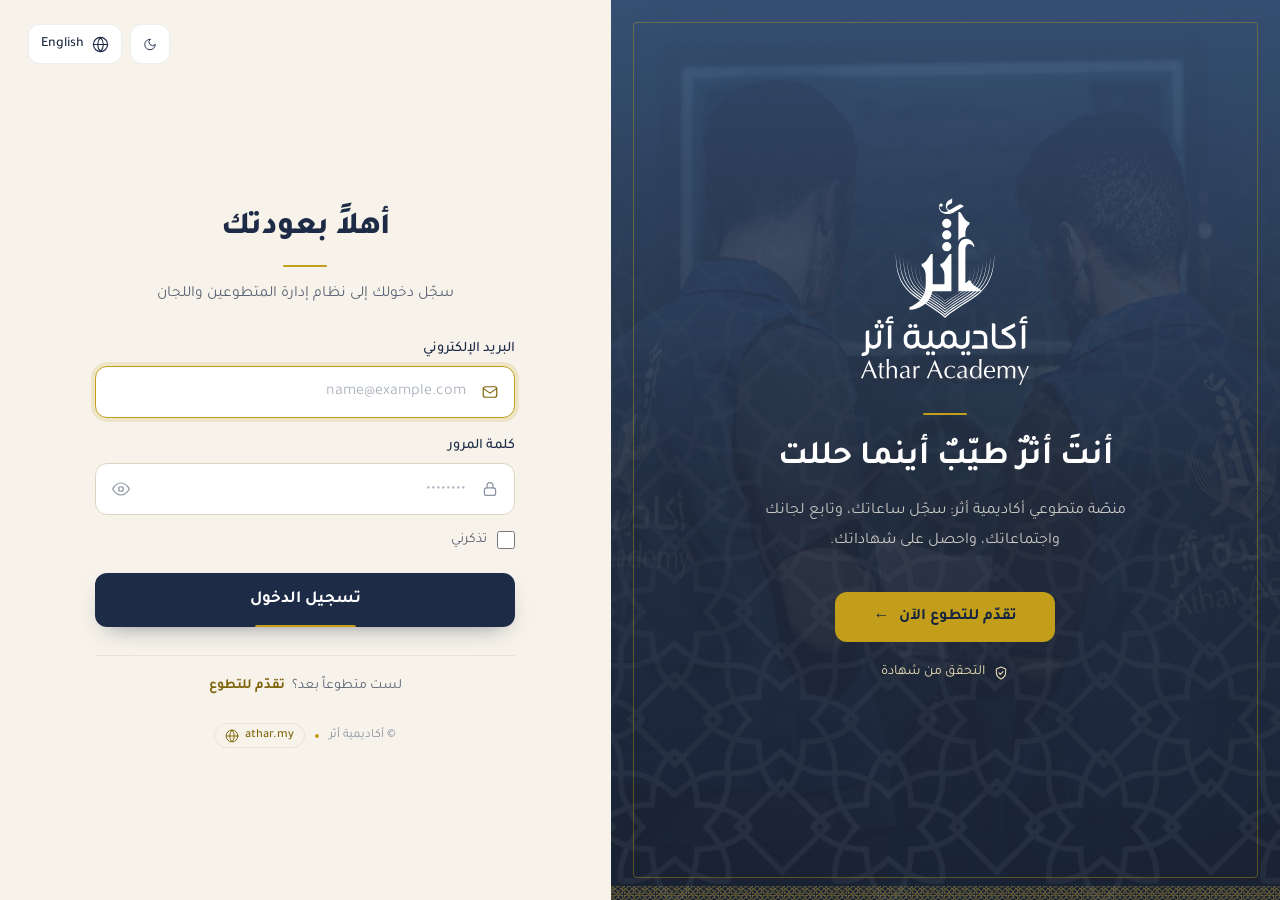
<file: index.html>
<!DOCTYPE html>
<html lang="ar" dir="rtl">

<head>
  <meta charset="UTF-8">
  <meta name="viewport" content="width=device-width, initial-scale=1.0, viewport-fit=cover">
  <title>أثر | نظام إدارة المتطوعين واللجان - Athar Management System</title>
  <meta name="description"
    content="نظام مركزي لإدارة المتطوعين، اللجان، الاجتماعات، التقييمات، الساعات التطوعية، والشهادات التقديرية ثنائي اللغة">
  <link rel="manifest" href="manifest.webmanifest">
  <meta name="theme-color" content="#1D2B46">
  <meta name="mobile-web-app-capable" content="yes">
  <meta name="apple-mobile-web-app-capable" content="yes">
  <meta name="apple-mobile-web-app-status-bar-style" content="default">
  <meta name="apple-mobile-web-app-title" content="أثر">
  <link rel="apple-touch-icon" href="assets/icons/apple-touch-icon.png">
  <link rel="icon" type="image/png" sizes="32x32" href="assets/icons/favicon-32.png">
  <link rel="icon" type="image/svg+xml" href="assets/logo.svg">

  <!-- Apply saved theme before first paint (prevents flash) -->
  <script>
    (function () {
      try {
        var saved = localStorage.getItem("athar_theme");
        var theme = saved === "dark" || saved === "light"
          ? saved
          : (window.matchMedia && window.matchMedia("(prefers-color-scheme: dark)").matches ? "dark" : "light");
        document.documentElement.setAttribute("data-theme", theme);
      } catch (e) {
        document.documentElement.setAttribute("data-theme", "light");
      }
    })();
  </script>

  <link rel="preconnect" href="https://fonts.googleapis.com">
  <link rel="preconnect" href="https://fonts.gstatic.com" crossorigin>
  <link
    href="https://fonts.googleapis.com/css2?family=Cairo:wght@400;500;600;700;800&family=Inter:wght@400;500;600;700;800&display=swap"
    rel="stylesheet">

  <link rel="stylesheet" href="css/style.css">
  <link rel="stylesheet" href="css/rtl.css">
  <link rel="stylesheet" href="css/theme.css">
  <link rel="stylesheet" href="css/ui.css">
  <link rel="stylesheet" href="css/pwa.css">
  <link rel="stylesheet" href="css/login.css">
</head>

<body class="is-logged-out">
  <!-- Login Screen — Athar Academy brand identity -->
  <div id="login-screen" class="login-screen" style="display:none;">

    <!-- Brand panel -->
    <aside class="login-hero" aria-label="أكاديمية أثر">
      <div class="login-hero-photo" aria-hidden="true"></div>
      <div class="login-hero-pattern" aria-hidden="true"></div>
      <div class="login-hero-frame" aria-hidden="true"></div>

      <div class="login-hero-inner">
        <a href="https://athar.my" target="_blank" rel="noopener" class="login-hero-logo-link" title="athar.my">
          <img src="assets/brand/logo-vertical-white.svg" alt="أكاديمية أثر — Athar Academy" class="login-hero-logo">
        </a>
        <span class="login-divider" aria-hidden="true"></span>
        <p class="login-hero-slogan" id="login-hero-slogan">أنتَ أثرٌ طيّبٌ أينما حللت</p>
        <p class="login-hero-lead" id="login-hero-lead">منصّة متطوعي أكاديمية أثر: سجّل ساعاتك، وتابع لجانك واجتماعاتك، واحصل على شهاداتك.</p>

        <div class="login-hero-actions">
          <a href="apply.html" class="login-hero-cta" id="login-hero-cta">تقدّم للتطوع الآن</a>
          <a href="#public-verify" class="login-hero-verify" id="login-hero-verify">
            <svg width="16" height="16" viewBox="0 0 24 24" fill="none" stroke="currentColor" stroke-width="1.6" stroke-linecap="round" stroke-linejoin="round" aria-hidden="true"><path d="M12 3l7 3v5c0 4.5-3 8.3-7 10-4-1.7-7-5.5-7-10V6l7-3z"/><path d="M9 12l2 2 4-4"/></svg>
            <span id="login-hero-verify-text">التحقق من شهادة</span>
          </a>
        </div>
      </div>
      <div class="login-hero-strip" aria-hidden="true"></div>
    </aside>

    <!-- Sign-in panel -->
    <main class="login-panel">
      <div class="login-toolbar">
        <button type="button" id="login-theme-toggle" class="login-tool-btn theme-toggle-btn"
          title="تبديل المظهر / Toggle Theme" aria-label="Toggle theme">
          <svg class="theme-icon theme-icon-moon" width="17" height="17" viewBox="0 0 24 24" fill="none"
            stroke="currentColor" stroke-width="1.6" stroke-linecap="round" stroke-linejoin="round">
            <path d="M12 3a6 6 0 0 0 9 9 9 9 0 1 1-9-9Z"></path>
          </svg>
          <svg class="theme-icon theme-icon-sun" width="17" height="17" viewBox="0 0 24 24" fill="none"
            stroke="currentColor" stroke-width="1.6" stroke-linecap="round" stroke-linejoin="round">
            <circle cx="12" cy="12" r="4"></circle>
            <path d="M12 2v2M12 20v2M4.93 4.93l1.41 1.41M17.66 17.66l1.41 1.41M2 12h2M20 12h2M6.34 17.66l-1.41 1.41M19.07 4.93l-1.41 1.41"></path>
          </svg>
        </button>
        <button type="button" id="login-lang-toggle" class="login-tool-btn login-lang-btn">
          <svg width="17" height="17" viewBox="0 0 24 24" fill="none" stroke="currentColor" stroke-width="1.6" stroke-linecap="round" stroke-linejoin="round" aria-hidden="true">
            <circle cx="12" cy="12" r="10"></circle>
            <line x1="2" y1="12" x2="22" y2="12"></line>
            <path d="M12 2a15.3 15.3 0 0 1 4 10 15.3 15.3 0 0 1-4 10 15.3 15.3 0 0 1-4-10 15.3 15.3 0 0 1 4-10z"></path>
          </svg>
          <span id="login-lang-text">English</span>
        </button>
      </div>

      <div class="login-card">
        <div class="login-header">
          <h1 class="login-title" id="login-title">أهلاً بعودتك</h1>
          <span class="login-divider" aria-hidden="true"></span>
          <p class="login-subtitle" id="login-subtitle">سجّل دخولك إلى نظام إدارة المتطوعين واللجان</p>
        </div>

        <form id="login-form" class="login-form" autocomplete="on">
          <div class="login-field">
            <label for="login-email" id="login-email-label">البريد الإلكتروني</label>
            <div class="login-input">
              <svg class="login-input-icon" width="18" height="18" viewBox="0 0 24 24" fill="none" stroke="currentColor" stroke-width="1.6" stroke-linecap="round" stroke-linejoin="round" aria-hidden="true"><rect x="3" y="5" width="18" height="14" rx="3"/><path d="M3.5 7.5l8.5 6 8.5-6"/></svg>
              <input type="email" id="login-email" required autocomplete="username" dir="ltr" placeholder="name@example.com">
            </div>
          </div>

          <div class="login-field">
            <label for="login-password" id="login-password-label">كلمة المرور</label>
            <div class="login-input password-wrapper">
              <svg class="login-input-icon" width="18" height="18" viewBox="0 0 24 24" fill="none" stroke="currentColor" stroke-width="1.6" stroke-linecap="round" stroke-linejoin="round" aria-hidden="true"><rect x="4.5" y="10.5" width="15" height="10" rx="3"/><path d="M8 10.5V7.5a4 4 0 0 1 8 0v3"/></svg>
              <input type="password" id="login-password" required autocomplete="current-password" dir="ltr" placeholder="••••••••">
              <button type="button" class="password-toggle" id="password-toggle"
                aria-label="Show password" aria-pressed="false">
                <svg width="18" height="18" viewBox="0 0 24 24" fill="none" stroke="currentColor" stroke-width="1.6" stroke-linecap="round" stroke-linejoin="round" aria-hidden="true"><path d="M1 12s4-8 11-8 11 8 11 8-4 8-11 8-11-8-11-8z"/><circle cx="12" cy="12" r="3"/></svg>
              </button>
            </div>
          </div>

          <div class="login-row">
            <label class="login-remember">
              <input type="checkbox" id="login-remember">
              <span id="login-remember-label">تذكرني</span>
            </label>
          </div>

          <div id="login-error" class="login-error" role="alert" style="display:none;"></div>

          <button type="submit" class="login-submit" id="login-submit-btn">تسجيل الدخول</button>
        </form>

        <p class="login-apply">
          <span id="login-apply-question">لست متطوعاً بعد؟</span>
          <a href="apply.html" id="login-apply-link">تقدّم للتطوع</a>
        </p>
      </div>

      <footer class="login-foot">
        <span id="login-foot-text">© أكاديمية أثر</span>
        <span class="login-foot-dot" aria-hidden="true"></span>
        <a href="https://athar.my" target="_blank" rel="noopener" dir="ltr" class="login-site-link" id="login-site-link">
          <svg width="14" height="14" viewBox="0 0 24 24" fill="none" stroke="currentColor" stroke-width="1.6" stroke-linecap="round" stroke-linejoin="round" aria-hidden="true"><circle cx="12" cy="12" r="10"/><path d="M2 12h20M12 2a15.3 15.3 0 0 1 4 10 15.3 15.3 0 0 1-4 10 15.3 15.3 0 0 1-4-10 15.3 15.3 0 0 1 4-10z"/></svg>
          athar.my
        </a>
        <span class="login-foot-dot login-foot-mobile" aria-hidden="true"></span>
        <a href="#public-verify" class="login-foot-mobile" id="login-foot-verify">التحقق من شهادة</a>
      </footer>
    </main>
  </div>

  <div id="app" role="application" aria-label="Athar Management System">
    <!-- Top Bar -->
    <header class="top-bar">
      <div class="top-bar-left">
        <div class="topbar-clock" id="topbar-clock" aria-live="polite">
          <span class="topbar-clock-time" id="topbar-clock-time">--:--</span>
          <span class="topbar-clock-date" id="topbar-clock-date"></span>
        </div>
        <button id="sidebar-toggle-btn" class="sidebar-toggle-btn" title="Toggle Sidebar" aria-label="Toggle Sidebar">
          <svg width="20" height="20" viewBox="0 0 24 24" fill="none" stroke="currentColor" stroke-width="2"
            stroke-linecap="round" stroke-linejoin="round">
            <line x1="3" y1="12" x2="21" y2="12"></line>
            <line x1="3" y1="6" x2="21" y2="6"></line>
            <line x1="3" y1="18" x2="21" y2="18"></line>
          </svg>
        </button>

        <div class="brand-container" id="brand-home-btn">
          <img src="assets/brand/logo-horizontal.svg" alt="Athar Academy" class="brand-logo-horizontal logo-light">
          <img src="assets/brand/logo-horizontal-white.svg" alt="Athar Academy" class="brand-logo-horizontal logo-dark">
        </div>
      </div>

      <!-- Global Search -->
      <div class="top-bar-search">
        <div class="search-input-wrapper">
          <span class="search-icon">
            <svg width="16" height="16" viewBox="0 0 24 24" fill="none" stroke="currentColor" stroke-width="2"
              stroke-linecap="round" stroke-linejoin="round">
              <circle cx="11" cy="11" r="8"></circle>
              <line x1="21" y1="21" x2="16.65" y2="16.65"></line>
            </svg>
          </span>
          <input type="text" id="global-search-input" class="search-input"
            placeholder="بحث عن متطوعين، لجان، اجتماعات..." autocomplete="off">
          <span class="search-kbd">Ctrl+K</span>
          <div class="search-results" id="global-search-results" hidden></div>
        </div>
      </div>

      <!-- Top Bar Actions -->
      <div class="top-bar-right">
        <!-- Mobile search (visible on small screens only) -->
        <button id="mobile-search-btn" class="lang-toggle-btn mobile-search-btn" title="بحث / Search"
          aria-label="Search">
          <svg width="16" height="16" viewBox="0 0 24 24" fill="none" stroke="currentColor" stroke-width="2"
            stroke-linecap="round" stroke-linejoin="round">
            <circle cx="11" cy="11" r="8"></circle>
            <line x1="21" y1="21" x2="16.65" y2="16.65"></line>
          </svg>
        </button>

        <!-- Notifications bell -->
        <button id="notif-bell-btn" class="lang-toggle-btn notif-bell-btn" title="Notifications" aria-label="Notifications" style="position:relative;">
          <svg width="16" height="16" viewBox="0 0 24 24" fill="none" stroke="currentColor" stroke-width="2" stroke-linecap="round" stroke-linejoin="round">
            <path d="M18 8A6 6 0 0 0 6 8c0 7-3 9-3 9h18s-3-2-3-9"/>
            <path d="M13.73 21a2 2 0 0 1-3.46 0"/>
          </svg>
          <span id="notif-bell-badge" class="notif-bell-badge" style="display:none;">0</span>
        </button>

        <!-- Theme Toggle -->
        <button id="theme-toggle-btn" class="lang-toggle-btn theme-toggle-btn"
          title="تبديل المظهر / Toggle Theme" aria-label="Toggle theme">
          <svg class="theme-icon theme-icon-moon" width="16" height="16" viewBox="0 0 24 24" fill="none"
            stroke="currentColor" stroke-width="2" stroke-linecap="round" stroke-linejoin="round">
            <path d="M12 3a6 6 0 0 0 9 9 9 9 0 1 1-9-9Z"></path>
          </svg>
          <svg class="theme-icon theme-icon-sun" width="16" height="16" viewBox="0 0 24 24" fill="none"
            stroke="currentColor" stroke-width="2" stroke-linecap="round" stroke-linejoin="round">
            <circle cx="12" cy="12" r="4"></circle>
            <path d="M12 2v2M12 20v2M4.93 4.93l1.41 1.41M17.66 17.66l1.41 1.41M2 12h2M20 12h2M6.34 17.66l-1.41 1.41M19.07 4.93l-1.41 1.41"></path>
          </svg>
        </button>

        <!-- Bilingual Toggle -->
        <button id="lang-toggle-btn" class="lang-toggle-btn" title="تبديل اللغة / Toggle Language">
          <svg width="16" height="16" viewBox="0 0 24 24" fill="none" stroke="currentColor" stroke-width="2">
            <circle cx="12" cy="12" r="10"></circle>
            <line x1="2" y1="12" x2="22" y2="12"></line>
            <path d="M12 2a15.3 15.3 0 0 1 4 10 15.3 15.3 0 0 1-4 10 15.3 15.3 0 0 1-4-10 15.3 15.3 0 0 1 4-10z"></path>
          </svg>
          <span id="lang-toggle-text">English</span>
        </button>

<!-- User Menu -->
        <div class="user-menu-btn" id="user-profile-btn">
          <div class="user-avatar" id="user-avatar-badge">M</div>
          <span class="user-name-text" id="user-display-name">محمد (Super Admin)</span>
          <svg width="14" height="14" viewBox="0 0 24 24" fill="none" stroke="currentColor" stroke-width="2">
            <polyline points="6 9 12 15 18 9"></polyline>
          </svg>
        </div>
      </div>
    </header>

    <!-- Mobile global search panel (≤620px) -->
    <div id="mobile-search-panel" class="mobile-search-panel" hidden>
      <input type="text" id="mobile-search-input" class="search-input"
        placeholder="بحث عن متطوعين، لجان، اجتماعات..." autocomplete="off">
      <div class="search-results" id="mobile-search-results" hidden></div>
    </div>

    <!-- Main Shell -->
    <div class="main-layout">
      <aside class="sidebar" id="app-sidebar" role="navigation" aria-label="Main navigation">
        <nav class="sidebar-nav" id="sidebar-nav-container">
          <!-- Dynamically populated -->
        </nav>
        <div class="sidebar-footer">
          <div class="org-name-text" style="font-size:11px; color:var(--neutral-500); text-align:center;">
            أكاديمية أثر للعمل المجتمعي &bull; 2026
          </div>
        </div>
      </aside>

      <div class="sidebar-overlay" id="sidebar-overlay" aria-hidden="true"></div>

      <main class="content-area" id="main-content" role="main" aria-live="polite">
        <!-- Injected dynamically by app.js router -->
      </main>
    </div>

    <!-- Modals & Slide-over Containers -->
    <div id="modal-container"></div>
    <div id="slideover-container"></div>
    <div id="toast-container"></div>
    <button id="scroll-top-btn" class="scroll-top-btn" aria-label="Scroll to top" title="Top">
      <svg width="20" height="20" viewBox="0 0 24 24" fill="none" stroke="currentColor" stroke-width="2.5" stroke-linecap="round" stroke-linejoin="round"><polyline points="18 15 12 9 6 15"></polyline></svg>
    </button>
  </div>

  <!-- Application Logic & Utilities -->
  <script src="js/translations.js"></script>
  <script src="js/api.js"></script>
  <script src="js/store.js"></script>
  <script src="js/utils/qr.js"></script>
  <script src="js/vendor/qrcode.js"></script>
  <script src="js/utils/qr-adapter.js"></script>
  <script src="js/utils/diff.js"></script>
  <script src="js/utils/export.js"></script>
  <script src="js/auth.js"></script>
  <script src="js/icons.js"></script>
  <script src="js/core.js"></script>
  <script src="js/modals.js"></script>
  <script src="js/search.js"></script>
  <script src="js/spotlight.js"></script>
  <script src="js/views/portal.js"></script>
  <script src="js/views/portal-impact.js"></script>
  <script src="js/views/attendance-scan.js"></script>
  <script src="js/views/attendance-qr.js"></script>

  <!-- Views -->
  <script src="js/views/index.js"></script>
  <script src="js/views/dashboard.js"></script>
  <script src="js/views/volunteers.js"></script>
  <script src="js/views/applications.js"></script>
  <script src="js/views/ideas.js"></script>
  <script src="js/views/committees.js"></script>
  <script src="js/views/meetings.js"></script>
  <script src="js/views/evaluations.js"></script>
  <script src="js/views/hours.js"></script>
  <script src="js/views/certificates.js"></script>
  <script src="js/views/certificates-bulk.js"></script>
  <script src="js/views/report-charts.js"></script>
  <script src="js/views/reports.js"></script>
  <script src="js/views/whatsapp.js"></script>
  <script src="js/views/users.js"></script>
  <script src="js/views/audit.js"></script>
  <script src="js/views/settings.js"></script>

  <script src="js/app.js"></script>
  <script src="js/ui-enhance.js"></script>
  <script src="js/absence-alert.js"></script>
  <script src="js/rsvp.js"></script>
  <script src="js/mobile-nav.js"></script>
  <script src="js/profile-edit.js"></script>
  <script src="js/qr-scanner.js"></script>
  <script src="js/pwa.js"></script>
  <script src="js/criteria-modal.js"></script>
  
  <!-- Floating Action Button (speed-dial) -->
  <div id="fab-wrap" class="fab-wrap" style="display:none;">
    <div class="fab-menu" id="fab-menu" hidden>
      <button type="button" class="fab-item" data-action="volunteer"><span class="fab-item-icon"><svg width="14" height="14" viewBox="0 0 24 24" fill="none" stroke="currentColor" stroke-width="2.5" stroke-linecap="round" stroke-linejoin="round"><path d="M16 21v-2a4 4 0 0 0-4-4H6a4 4 0 0 0-4 4v2"/><circle cx="9" cy="7" r="4"/><line x1="19" y1="8" x2="19" y2="14"/><line x1="22" y1="11" x2="16" y2="11"/></svg></span><span class="fab-item-label">إضافة متطوع</span></button>
      <button type="button" class="fab-item" data-action="hours"><span class="fab-item-icon"><svg width="14" height="14" viewBox="0 0 24 24" fill="none" stroke="currentColor" stroke-width="2.5" stroke-linecap="round" stroke-linejoin="round"><circle cx="12" cy="12" r="10"/><polyline points="12 6 12 12 16 14"/></svg></span><span class="fab-item-label">اقتراح ساعات</span></button>
      <button type="button" class="fab-item" data-action="meeting"><span class="fab-item-icon"><svg width="14" height="14" viewBox="0 0 24 24" fill="none" stroke="currentColor" stroke-width="2.5" stroke-linecap="round" stroke-linejoin="round"><rect x="3" y="4" width="18" height="18" rx="2" ry="2"/><line x1="16" y1="2" x2="16" y2="6"/><line x1="8" y1="2" x2="8" y2="6"/><line x1="3" y1="10" x2="21" y2="10"/></svg></span><span class="fab-item-label">اجتماع جديد</span></button>
      <button type="button" class="fab-item" data-action="evaluation"><span class="fab-item-icon"><svg width="14" height="14" viewBox="0 0 24 24" fill="none" stroke="currentColor" stroke-width="2.5" stroke-linecap="round" stroke-linejoin="round"><polygon points="12 2 15.09 8.26 22 9.27 17 14.14 18.18 21.02 12 17.77 5.82 21.02 7 14.14 2 9.27 8.91 8.26 12 2"/></svg></span><span class="fab-item-label">تقييم جديد</span></button>
    </div>
    <button type="button" class="fab-main" id="fab-main" aria-label="Quick actions" aria-expanded="false">
      <svg class="fab-icon-plus" width="24" height="24" viewBox="0 0 24 24" fill="none" stroke="currentColor" stroke-width="2.5" stroke-linecap="round"><line x1="12" y1="5" x2="12" y2="19"/><line x1="5" y1="12" x2="19" y2="12"/></svg>
    </button>
  </div>
  <!-- Notifications slide-over -->
  <div id="notif-panel" class="notif-panel" hidden>
    <div class="notif-panel-header">
      <span class="notif-panel-title">Notifications</span>
      <button type="button" class="btn-icon" id="notif-panel-close">&times;</button>
    </div>
    <div class="notif-panel-body" id="notif-panel-body"></div>
  </div>
  <script>
    (function () {
      const wrap = document.getElementById('fab-wrap');
      const main = document.getElementById('fab-main');
      const menu = document.getElementById('fab-menu');
      if (!wrap || !main || !menu) return;
      function showFab() {
        const authed = window.AtharAuth && window.AtharAuth.getCurrentUser && window.AtharAuth.getCurrentUser();
        wrap.style.display = authed ? 'flex' : 'none';
      }
      main.addEventListener('click', function () {
        const open = menu.hidden;
        menu.hidden = !open;
        main.classList.toggle('is-open', open);
        main.setAttribute('aria-expanded', open ? 'true' : 'false');
      });
      document.addEventListener('click', function (e) {
        if (!wrap.contains(e.target)) { menu.hidden = true; main.classList.remove('is-open'); main.setAttribute('aria-expanded', 'false'); }
      });
      menu.addEventListener('click', function (e) {
        const btn = e.target.closest('.fab-item');
        if (!btn) return;
        const action = btn.getAttribute('data-action');
        menu.hidden = true; main.classList.remove('is-open'); main.setAttribute('aria-expanded', 'false');
        if (action === 'volunteer' && window.AtharModals && window.AtharModals.openAddVolunteerModal) window.AtharModals.openAddVolunteerModal();
        else if (action === 'hours' && window.AtharModals && window.AtharModals.openLogHoursSlideover) window.AtharModals.openLogHoursSlideover();
        else if (action === 'meeting' && window.AtharApp && window.AtharApp.navigateTo) window.AtharApp.navigateTo('new-meeting');
        else if (action === 'evaluation' && window.AtharApp && window.AtharApp.navigateTo) window.AtharApp.navigateTo('new-evaluation');
      });
      // Show after auth
      setTimeout(showFab, 1200);
      window.addEventListener('hashchange', function () { setTimeout(showFab, 200); });
    })();
  </script>
  <script>
    (function () {
      const bell = document.getElementById('notif-bell-btn');
      const badge = document.getElementById('notif-bell-badge');
      const panel = document.getElementById('notif-panel');
      const body = document.getElementById('notif-panel-body');
      const closeBtn = document.getElementById('notif-panel-close');
      if (!bell || !panel || !body) return;

      function updateBadge() {
        const authed = window.AtharAuth && window.AtharAuth.getCurrentUser && window.AtharAuth.getCurrentUser();
        if (!authed) { badge.style.display = 'none'; return; }
        const state = window.AtharStore && window.AtharStore.getState && window.AtharStore.getState();
        if (!state) return;
        const pending = (state.volunteer_hours || []).filter(function (h) { return h.status === 'pending'; }).length;
        const draftCerts = (state.certificates || []).filter(function (c) { return c.status === 'draft'; }).length;
        const now = new Date();
        const soon = new Date(now.getTime() + 7 * 24 * 60 * 60 * 1000);
        const upcoming = (state.meetings || []).filter(function (m) {
          if (!m.meeting_date) return false;
          const d = new Date(m.meeting_date);
          return d >= now && d <= soon && m.status !== 'cancelled' && m.status !== 'completed';
        }).length;
        const count = pending + draftCerts + upcoming;
        if (count > 0) { badge.textContent = count > 9 ? '9+' : count; badge.style.display = 'flex'; }
        else badge.style.display = 'none';
      }

      function renderPanel() {
        const state = window.AtharStore && window.AtharStore.getState && window.AtharStore.getState();
        if (!state) { body.innerHTML = '<div class="notif-empty">No data</div>'; return; }
        const logs = (state.audit_logs || []).slice(0, 12);
        const pending = (state.volunteer_hours || []).filter(function (h) { return h.status === 'pending'; }).length;
        const draftCerts = (state.certificates || []).filter(function (c) { return c.status === 'draft'; }).length;
        const now = new Date();
        const soon = new Date(now.getTime() + 7 * 24 * 60 * 60 * 1000);
        const upcoming = (state.meetings || []).filter(function (m) {
          if (!m.meeting_date) return false;
          const d = new Date(m.meeting_date);
          return d >= now && d <= soon && m.status !== 'cancelled' && m.status !== 'completed';
        }).slice(0, 5);
        let html = '';
        if (upcoming.length) {
          html += '<div class="notif-section">Upcoming events</div>';
          upcoming.forEach(function (m) {
            const title = (App.currentLang === 'ar') ? (m.title_ar || m.title_en) : (m.title_en || m.title_ar);
            html += `<div class="notif-item notif-item-info"><div class="notif-item-title">${escapeHtml(title)}</div><div class="notif-item-sub">${escapeHtml(m.meeting_date || '')} ${m.start_time ? '• ' + escapeHtml(m.start_time) : ''}</div></div>`;
          });
        }
        if (pending > 0) html += `<div class="notif-item notif-item-warn"><div class="notif-item-title">${pending} pending hour suggestion${pending > 1 ? 's' : ''}</div><div class="notif-item-sub">Awaiting admin approval</div></div>`;
        if (draftCerts > 0) html += `<div class="notif-item notif-item-info"><div class="notif-item-title">${draftCerts} draft certificate${draftCerts > 1 ? 's' : ''}</div><div class="notif-item-sub">Ready to issue</div></div>`;
        if (logs.length) {
          html += '<div class="notif-section">Recent activity</div>';
          logs.forEach(function (l) {
            html += `<div class="notif-item"><div class="notif-item-title">${escapeHtml(l.details || l.action || 'Action')}</div><div class="notif-item-sub">${escapeHtml(l.user_name || 'System')} &bull; ${escapeHtml(l.created_at || '')}</div></div>`;
          });
        }
        if (!html) html = '<div class="notif-empty">All caught up — nothing to report.</div>';
        body.innerHTML = html;
      }

      bell.addEventListener('click', function () {
        const willOpen = panel.hidden;
        panel.hidden = !willOpen;
        if (willOpen) renderPanel();
      });
      if (closeBtn) closeBtn.addEventListener('click', function () { panel.hidden = true; });
      document.addEventListener('click', function (e) {
        if (!panel.hidden && !panel.contains(e.target) && !bell.contains(e.target)) panel.hidden = true;
      });
      document.addEventListener('keydown', function (e) {
        if (e.key === 'Escape' && !panel.hidden) panel.hidden = true;
      });

      // Update badge periodically
      function tick() { updateBadge(); }
      setTimeout(tick, 1500);
      setInterval(tick, 30000);
      window.addEventListener('hashchange', function () { setTimeout(tick, 300); });
    })();
  </script>
  <script>
    (function () {
      const timeEl = document.getElementById('topbar-clock-time');
      const dateEl = document.getElementById('topbar-clock-date');
      if (!timeEl) return;
      function pad(n) { return n < 10 ? '0' + n : '' + n; }
      function tick() {
        const d = new Date();
        timeEl.textContent = pad(d.getHours()) + ':' + pad(d.getMinutes());
        if (dateEl) dateEl.textContent = d.toLocaleDateString(document.documentElement.lang === 'ar' ? 'ar-u-ca-gregory-nu-latn' : 'en-US', { weekday: 'short', day: 'numeric', month: 'short' });
      }
      tick();
      setInterval(tick, 1000);
    })();
  </script>
</body>

</html>
</file>
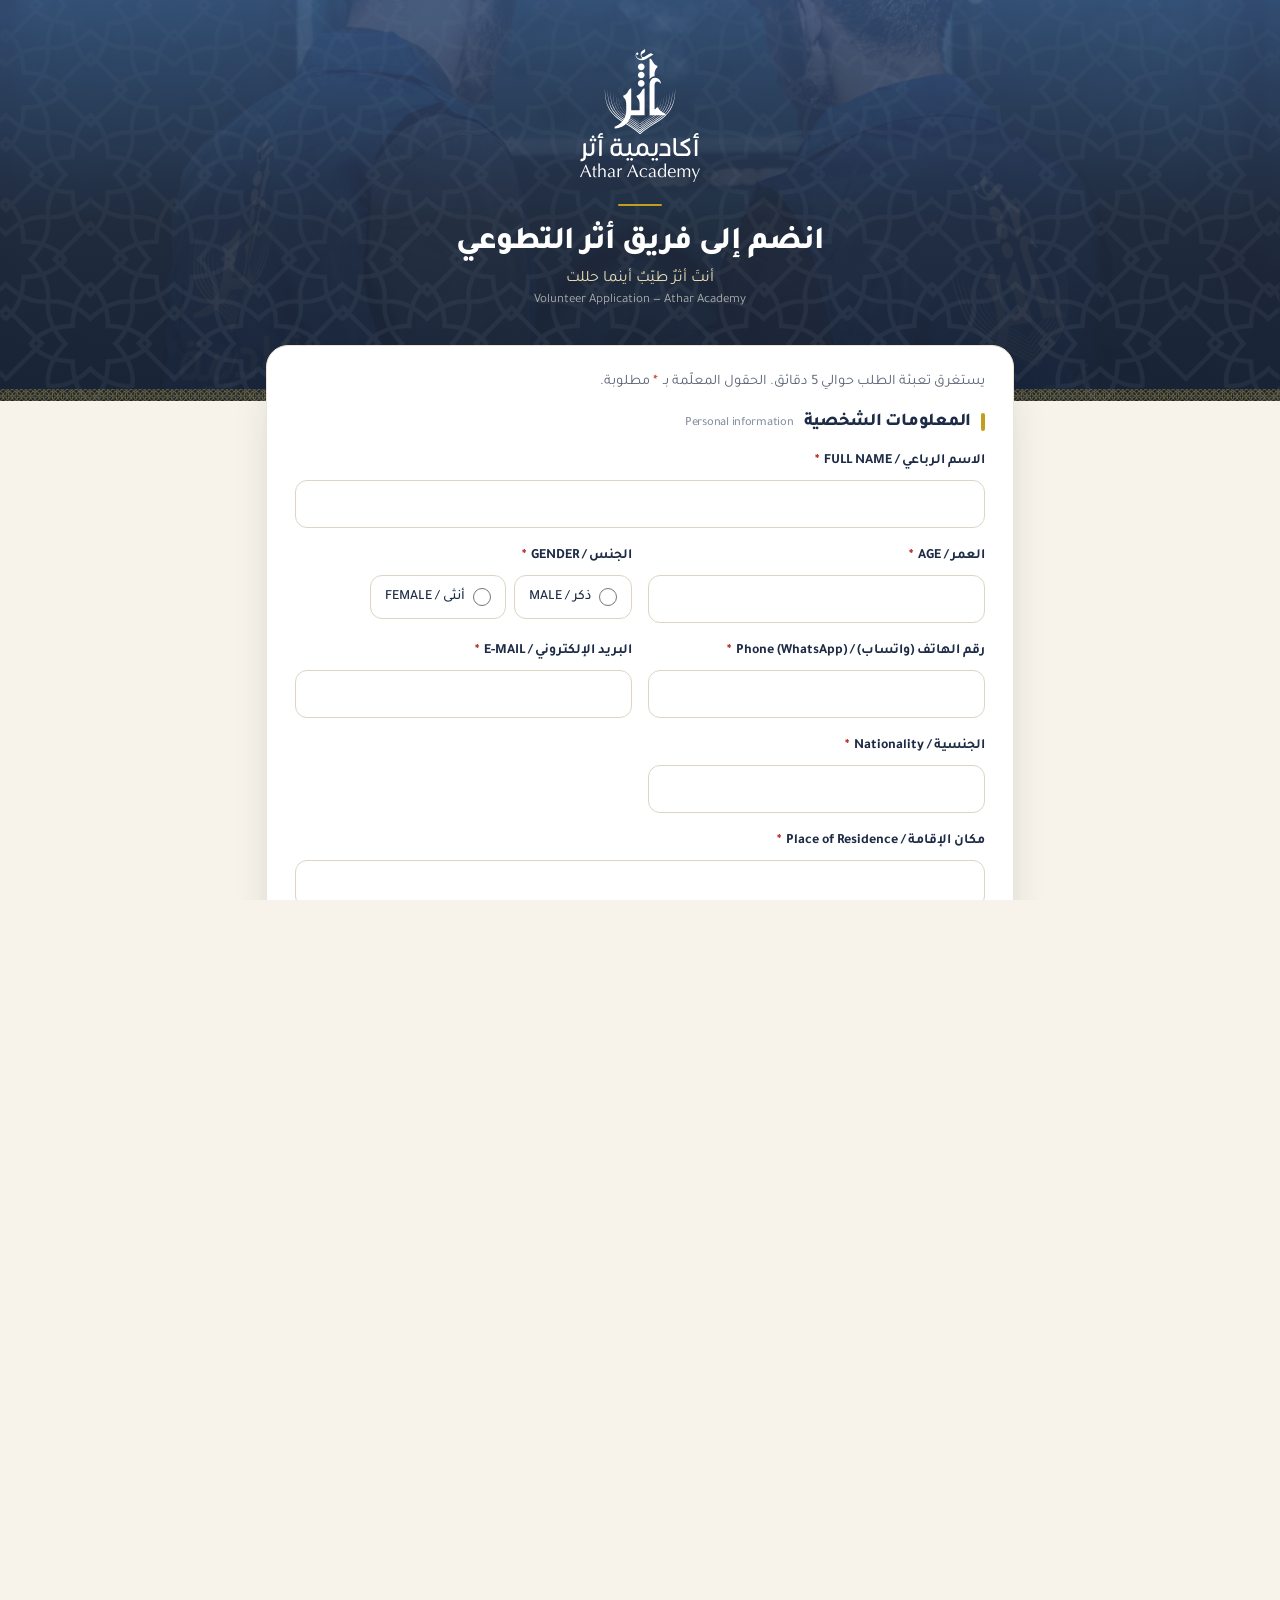
<file: apply.html>
<!DOCTYPE html>
<html lang="ar" dir="rtl">
<head>
  <meta charset="UTF-8">
  <meta name="viewport" content="width=device-width, initial-scale=1.0, viewport-fit=cover">
  <title>أكاديمية أثر — طلب تطوع</title>
  <link rel="manifest" href="manifest.webmanifest">
  <meta name="theme-color" content="#1D2B46">
  <meta name="mobile-web-app-capable" content="yes">
  <meta name="apple-mobile-web-app-capable" content="yes">
  <meta name="apple-mobile-web-app-status-bar-style" content="default">
  <meta name="apple-mobile-web-app-title" content="أثر">
  <link rel="apple-touch-icon" href="assets/icons/apple-touch-icon.png">
  <link rel="icon" type="image/png" sizes="32x32" href="assets/icons/favicon-32.png">
  <link rel="icon" type="image/svg+xml" href="assets/logo.svg">
  <link rel="stylesheet" href="css/style.css">
  <link rel="stylesheet" href="css/rtl.css">
  <link rel="stylesheet" href="css/theme.css">
  <link rel="stylesheet" href="css/apply.css">
  <link rel="stylesheet" href="css/pwa.css">
</head>
<body class="apply-page">
  <header class="apply-hero">
    <div class="apply-hero-photo" aria-hidden="true"></div>
    <div class="apply-hero-inner">
      <a href="https://athar.my" target="_blank" rel="noopener" class="apply-logo-link"><img src="assets/brand/logo-vertical-white.svg" alt="أكاديمية أثر — Athar Academy" class="apply-logo"></a>
      <span class="apply-divider" aria-hidden="true"></span>
      <h1 class="apply-title">انضم إلى فريق أثر التطوعي</h1>
      <p class="apply-sub">أنتَ أثرٌ طيّبٌ أينما حللت</p>
      <p class="apply-en">Volunteer Application — Athar Academy</p>
    </div>
    <div class="apply-hero-strip" aria-hidden="true"></div>
  </header>

  <main class="apply-shell">
    <div class="apply-card">
      <p class="apply-intro">يستغرق تعبئة الطلب حوالي 5 دقائق. الحقول المعلّمة بـ <span class="req">*</span> مطلوبة.</p>
      <form id="apply-form" class="form-grid" novalidate>
        <!-- Honeypot -->
        <div class="hp-field" aria-hidden="true">
          <label for="f-website">Website</label>
          <input type="text" id="f-website" name="website" tabindex="-1" autocomplete="off">
        </div>

        <h2 class="apply-section full"><span>المعلومات الشخصية</span><small>Personal information</small></h2>
        <div class="field full">
          <label>الاسم الرباعي / FULL NAME <span class="req">*</span></label>
          <input type="text" id="f-fullName" class="form-control" required>
        </div>
        <div class="field">
          <label>العمر / AGE <span class="req">*</span></label>
          <input type="number" id="f-age" class="form-control" min="10" max="100" required>
        </div>
        <div class="field">
          <label>الجنس / GENDER <span class="req">*</span></label>
          <div class="radio-group">
            <label><input type="radio" name="gender" value="male" required> ذكر / MALE</label>
            <label><input type="radio" name="gender" value="female"> أنثى / FEMALE</label>
          </div>
        </div>
        <div class="field">
          <label>رقم الهاتف (واتساب) / Phone (WhatsApp) <span class="req">*</span></label>
          <input type="tel" id="f-phone" class="form-control" required>
        </div>
        <div class="field">
          <label>البريد الإلكتروني / E-MAIL <span class="req">*</span></label>
          <input type="email" id="f-email" class="form-control" required>
        </div>
        <div class="field">
          <label>الجنسية / Nationality <span class="req">*</span></label>
          <input type="text" id="f-nationality" class="form-control" required>
        </div>
        <div class="field full">
          <label>مكان الإقامة / Place of Residence <span class="req">*</span></label>
          <input type="text" id="f-residence" class="form-control" required>
        </div>
        <h2 class="apply-section full"><span>التعليم</span><small>Education</small></h2>
        <div class="field">
          <label>المستوى التعليمي / Educational Level <span class="req">*</span></label>
          <select id="f-eduLevel" class="form-control" required>
            <option value="">--</option>
            <option value="highschool">ثانوي / HIGHSCHOOL</option>
            <option value="diploma">دبلوم / DIPLOMA</option>
            <option value="bachelor">بكالوريوس / BACHELOR</option>
            <option value="master">ماجستير / MASTER</option>
            <option value="other">أخرى / Other</option>
          </select>
          <input type="text" id="f-eduLevelOther" class="form-control" placeholder="حدّد / Specify" style="margin-top:6px; display:none;">
        </div>
        <div class="field">
          <label>التخصص الدراسي / Field of Study <span class="req">*</span></label>
          <input type="text" id="f-fieldOfStudy" class="form-control" required>
        </div>
        <div class="field full">
          <label>اسم الجامعة / المدرسة / المعهد / Educational Institution <span class="req">*</span></label>
          <input type="text" id="f-institution" class="form-control" required>
        </div>
        <h2 class="apply-section full"><span>الخبرة والمهارات</span><small>Experience & skills</small></h2>
        <div class="field">
          <label>هل سبق لك التطوع؟ / Have you volunteered before? <span class="req">*</span></label>
          <div class="radio-group">
            <label><input type="radio" name="volBefore" value="yes" required> نعم / YES</label>
            <label><input type="radio" name="volBefore" value="no"> لا / NO</label>
          </div>
        </div>
        <div class="field full" id="volOrgsWrap" style="display:none;">
          <label>الجهات/البرامج (إذا نعم) / Organizations (IF YES)</label>
          <textarea id="f-volOrgs" class="form-control" rows="2"></textarea>
        </div>
        <div class="field full">
          <label>المهارات / What skills do you have? <span class="req">*</span></label>
          <div class="checkbox-group">
            <label><input type="checkbox" value="org"> التنظيم وإدارة الفعاليات / Organization and Event Management</label>
            <label><input type="checkbox" value="media"> الإعلام والتصوير / Media and Photography</label>
            <label><input type="checkbox" value="design"> التصميم / Design</label>
            <label><input type="checkbox" value="social"> إدارة وسائل التواصل / Social Media Management</label>
            <label><input type="checkbox" value="coordination"> التنسق واستقبال الضيوف / Coordination and Guest Reception</label>
            <label><input type="checkbox" value="teaching"> التدريس أو الإشراف التربوي / Teaching or Educational Supervision</label>
            <label><input type="checkbox" value="tech"> الدعم التقني / Technical Support</label>
            <label><input type="checkbox" value="translation"> الترجمة / Translation</label>
            <label><input type="checkbox" value="content"> كتابة المحتوى / Content Writing</label>
            <label><input type="checkbox" value="eventcoord"> تنسيق الفعاليات والبرامج / Event and Program Coordination</label>
            <label><input type="checkbox" value="other"> أخرى / Other</label>
          </div>
          <input type="text" id="f-skillsOther" class="form-control" placeholder="حدّد / Specify" style="margin-top:6px; display:none;">
        </div>
        <div class="field full">
          <label>مجال التطوع المفضل / Preferred area <span class="req">*</span></label>
          <select id="f-preferredArea" class="form-control" required>
            <option value="">--</option>
            <option value="events">تنظيم الفعاليات والبرامج / Event and Program Organization</option>
            <option value="media">الإعلام والتوثيق / Media and Documentation</option>
            <option value="design">تصميم جرافيكي أو تحرير الفيديو / Graphic Design or Video Editing</option>
            <option value="tech">الدعم التقني / Technical Support</option>
            <option value="supervision">الإشراف على الطلاب / Student Supervision</option>
            <option value="educational">تنظيم الأنشطة التعليمية أو القرآنية / Educational or Qur'anic Activity Organizing</option>
            <option value="hospitality">الضيافة والخدمات اللوجستية / Hospitality and Logistics</option>
            <option value="pr">العلاقات العامة / Public Relations</option>
            <option value="any">أي مجال حسب الحاجة / Any Area as Needed</option>
            <option value="other">أخرى / Other</option>
          </select>
          <input type="text" id="f-preferredAreaOther" class="form-control" placeholder="حدّد / Specify" style="margin-top:6px; display:none;">
        </div>
        <h2 class="apply-section full"><span>الالتزام والتوفر</span><small>Commitment</small></h2>
        <div class="field">
          <label>الالتزام بفترة الإعداد؟ / Commit to preparation period? <span class="req">*</span></label>
          <div class="radio-group">
            <label><input type="radio" name="commitPrep" value="yes" required> نعم / YES</label>
            <label><input type="radio" name="commitPrep" value="no"> لا / NO</label>
            <label><input type="radio" name="commitPrep" value="other"> أخرى / Other</label>
          </div>
          <input type="text" id="f-commitPrepOther" class="form-control" placeholder="حدّد / Specify" style="margin-top:6px; display:none;">
        </div>
        <div class="field">
          <label>قيود/التزامات تؤثر على الحضور؟ / Restrictions affecting attendance? <span class="req">*</span></label>
          <div class="radio-group">
            <label><input type="radio" name="restrictions" value="yes" required> نعم / YES</label>
            <label><input type="radio" name="restrictions" value="no"> لا / NO</label>
            <label><input type="radio" name="restrictions" value="other"> أخرى / Other</label>
          </div>
          <textarea id="f-restrictionsDetail" class="form-control" rows="2" placeholder="التفاصيل / Details" style="margin-top:6px; display:none;"></textarea>
        </div>
        <div class="field">
          <label>وسيلة مواصلات؟ / Do you have transportation? <span class="req">*</span></label>
          <div class="radio-group">
            <label><input type="radio" name="transport" value="yes" required> نعم / YES</label>
            <label><input type="radio" name="transport" value="no"> لا / NO</label>
            <label><input type="radio" name="transport" value="other"> أخرى / Other</label>
          </div>
          <input type="text" id="f-transportOther" class="form-control" placeholder="حدّد / Specify" style="margin-top:6px; display:none;">
        </div>
        <div class="field full">
          <label>اقتراحات أو ملاحظات / Any suggestions or comments? <span class="req">*</span></label>
          <textarea id="f-suggestions" class="form-control" rows="3" required></textarea>
        </div>
        <h2 class="apply-section full"><span>الإقرار</span><small>Pledge</small></h2>
        <div class="field full">
          <label>إقرار / Pledge <span class="req">*</span></label>
          <div class="radio-group">
            <label><input type="radio" name="pledge" value="agree" required> أوافق / I Agree</label>
            <label><input type="radio" name="pledge" value="other"> أخرى / Other</label>
          </div>
        </div>
        <div class="field full">
          <label class="consent-label">
            <input type="checkbox" id="f-consent" required>
            <span>أتعهد بصحة المعلومات المدخلة والالتزام بأنظمة وتعليمات أكاديمية أثر في حال قبولي كمتطوع. / I pledge the information is accurate and agree to comply with Athar Academy rules if accepted.</span>
          </label>
        </div>
        <div class="form-error full" id="form-error"></div>
        <div class="full">
          <button type="submit" class="submit-btn" id="submit-btn">إرسال الطلب / Submit</button>
        </div>
      </form>
    </div>
    <p class="apply-foot"><a href="index.html">لديك حساب؟ تسجيل الدخول</a> <span aria-hidden="true">·</span> <a href="https://athar.my" target="_blank" rel="noopener" dir="ltr">athar.my</a></p>
  </main>
  <script src="js/apply.js"></script>
  <script src="js/pwa.js"></script>
  <script>
    // Toggle "Other:" free-text inputs
    function toggleOther(radioName, inputId, showWhen) {
      document.querySelectorAll('input[name="' + radioName + '"]').forEach(r => {
        r.addEventListener('change', () => {
          const sel = document.querySelector('input[name="' + radioName + '"]:checked');
          const inp = document.getElementById(inputId);
          if (inp) inp.style.display = (sel && sel.value === showWhen) ? '' : 'none';
        });
      });
    }
    toggleOther('commitPrep', 'f-commitPrepOther', 'other');
    toggleOther('transport', 'f-transportOther', 'other');
    // volunteered before -> show orgs
    document.querySelectorAll('input[name="volBefore"]').forEach(r => {
      r.addEventListener('change', () => {
        const sel = document.querySelector('input[name="volBefore"]:checked');
        const w = document.getElementById('volOrgsWrap');
        if (w) w.style.display = (sel && sel.value === 'yes') ? '' : 'none';
      });
    });
    // edu level other
    const eduSel = document.getElementById('f-eduLevel');
    if (eduSel) eduSel.addEventListener('change', () => {
      const o = document.getElementById('f-eduLevelOther');
      if (o) o.style.display = (eduSel.value === 'other') ? '' : 'none';
    });
    // preferred area other
    const paSel = document.getElementById('f-preferredArea');
    if (paSel) paSel.addEventListener('change', () => {
      const o = document.getElementById('f-preferredAreaOther');
      if (o) o.style.display = (paSel.value === 'other') ? '' : 'none';
    });
    // skills other
    document.querySelectorAll('#f-skillsOther').forEach(() => {});
    const skillsOtherCb = document.querySelector('input[type="checkbox"][value="other"]');
    if (skillsOtherCb) skillsOtherCb.addEventListener('change', () => {
      const o = document.getElementById('f-skillsOther');
      if (o) o.style.display = skillsOtherCb.checked ? '' : 'none';
    });
    // restrictions detail
    document.querySelectorAll('input[name="restrictions"]').forEach(r => {
      r.addEventListener('change', () => {
        const sel = document.querySelector('input[name="restrictions"]:checked');
        const t = document.getElementById('f-restrictionsDetail');
        if (t) t.style.display = (sel && sel.value === 'yes') ? '' : 'none';
      });
    });
  </script>
</body>
</html>
</file>
<file: css/style.css>
/* ==========================================================================
   Athar (أثر) - Volunteer & Committees Management System
   Design Tokens & Modern Styling Framework
   ========================================================================== */

:root {
  /* Brand palette — Athar Academy */
  --primary: #1D2B46;
  --primary-hover: #2D5490;
  --primary-active: #14233F;
  --primary-light: #E9DDB4;
  --primary-subtle: rgba(29, 43, 70, 0.10);
  --primary-border: #2D5490;

  --accent: #C29E1A;
  --accent-hover: #7E640A;
  --accent-light: #F7F3EA;
  --accent-subtle: rgba(194, 158, 26, 0.12);

  --event-color: #8A3FFC;
  --event-bg: #F1E8FF;

  --success: #2DA44E;
  --success-hover: #238636;
  --success-light: #E8F8ED;
  --success-subtle: rgba(45, 164, 78, 0.12);
  --success-border: #87D79C;
  --success-strong: #065F46;

  --warning: #C29E1A;
  --warning-hover: #7E640A;
  --warning-light: #F7F3EA;
  --warning-subtle: rgba(194, 158, 26, 0.12);
  --warning-border: #E9DDB4;
  --warning-strong: #7E640A;

  --danger: #CF222E;
  --danger-hover: #A41923;
  --danger-light: #FFEBE9;
  --danger-subtle: rgba(207, 34, 46, 0.12);
  --danger-border: #FF8E8A;

  --info: #2D5490;
  --info-light: #E9DDB4;

  --neutral-900: #1D2B46;
  --neutral-800: #24292F;
  --neutral-700: #32383F;
  --neutral-600: #57606A;
  --neutral-500: #5B6475;
  --neutral-400: #8C959F;
  --neutral-300: #D9D2BD;
  --neutral-200: #E9DDB4;
  --neutral-100: #F7F3EA;
  --neutral-50: #FBFCFD;
  --white: #FFFFFF;
  --surface: #FFFFFF;
  --app-bg: #F7F3EA;

  --shadow-xs: 0 1px 2px rgba(29, 43, 70, 0.06);
  --shadow-sm: 0 1px 3px rgba(29, 43, 70, 0.08), 0 1px 2px rgba(29, 43, 70, 0.05);
  --shadow-md: 0 4px 16px rgba(29, 43, 70, 0.10), 0 2px 4px rgba(29, 43, 70, 0.05);
  --shadow-lg: 0 12px 32px rgba(29, 43, 70, 0.14), 0 4px 8px rgba(29, 43, 70, 0.08);
  --shadow-xl: 0 24px 48px rgba(29, 43, 70, 0.20);

  --font-en: "Alexandria", "Inter", -apple-system, BlinkMacSystemFont, "Segoe UI", Roboto, sans-serif;
  --font-ar: "Readex Pro", "Cairo", "IBM Plex Sans Arabic", "Tajawal", -apple-system, sans-serif;
  --font-display: "Marcellus", "Alexandria", serif;
  --font-mono: ui-monospace, SFMono-Regular, "SF Mono", Menlo, Consolas, monospace;

  --radius-sm: 8px;
  --radius-md: 10px;
  --radius-lg: 14px;
  --radius-xl: 18px;
  --radius-full: 9999px;

  --topbar-height: 64px;
  --sidebar-width: 260px;
  --sidebar-collapsed-width: 72px;
  --transition-speed: 0.2s;
  --transition-ease: cubic-bezier(0.16, 1, 0.3, 1);
  --ease-entrance: cubic-bezier(0.16, 1, 0.3, 1);
  --ease-exit: cubic-bezier(0.4, 0, 1, 1);
  --ease-spring: cubic-bezier(0.34, 1.56, 0.64, 1);
}

/* ==========================================================================
   Dark Theme — token overrides (toggle sets data-theme="dark" on <html>)
   ========================================================================== */
[data-theme="dark"] {
  color-scheme: dark;

  --primary: #E9DDB4;
  --primary-hover: #F7F3EA;
  --primary-active: #FFFFFF;
  --primary-light: #2D5490;
  --primary-subtle: rgba(233, 221, 180, 0.18);
  --primary-border: #5B6475;

  --accent: #C29E1A;
  --accent-hover: #E9DDB4;
  --accent-light: #14233F;
  --accent-subtle: rgba(194, 158, 26, 0.16);

  --event-color: #B388FF;
  --event-bg: #2A1F45;

  --success: #3FB950;
  --success-hover: #56D364;
  --success-light: #0E2A1A;
  --success-subtle: rgba(63, 185, 80, 0.16);
  --success-border: #2EA043;
  --success-strong: #3FB950;

  --warning: #E3B341;
  --warning-hover: #F0C75E;
  --warning-light: #2B2413;
  --warning-subtle: rgba(227, 179, 65, 0.16);
  --warning-border: #9E6A03;
  --warning-strong: #E3B341;

  --danger: #F85149;
  --danger-hover: #FF7B72;
  --danger-light: #33181B;
  --danger-subtle: rgba(248, 81, 73, 0.16);
  --danger-border: #B62324;

  --info: #58A6FF;
  --info-light: #0C2D48;

  --neutral-900: #F7F3EA;
  --neutral-800: #E9DDB4;
  --neutral-700: #D9D2BD;
  --neutral-600: #B1BAC4;
  --neutral-500: #8B949E;
  --neutral-400: #6E7681;
  --neutral-300: #30363D;
  --neutral-200: #2D5490;
  --neutral-100: #21262D;
  --neutral-50: #1C2128;
  --white: #FFFFFF;
  --surface: #161B22;
  --app-bg: #0D1117;

  --shadow-xs: 0 1px 2px rgba(1, 4, 9, 0.35);
  --shadow-sm: 0 1px 3px rgba(1, 4, 9, 0.45), 0 1px 2px rgba(1, 4, 9, 0.35);
  --shadow-md: 0 4px 12px rgba(1, 4, 9, 0.5), 0 1px 3px rgba(1, 4, 9, 0.35);
  --shadow-lg: 0 10px 24px rgba(1, 4, 9, 0.6), 0 3px 6px rgba(1, 4, 9, 0.4);
  --shadow-xl: 0 20px 40px rgba(1, 4, 9, 0.7);
}

/* Base Styles */
*,
*::before,
*::after {
  box-sizing: border-box;
  margin: 0;
  padding: 0;
}

html,
body {
  height: 100%;
  width: 100%;
  overflow-x: hidden;
  font-family: var(--font-en);
  font-size: 14px;
  color: var(--neutral-900);
  background-color: var(--app-bg);
  -webkit-font-smoothing: antialiased;
  -moz-osx-font-smoothing: grayscale;
}

[dir="rtl"] {
  font-family: var(--font-ar);
}

a {
  color: var(--primary);
  text-decoration: none;
  transition: color var(--transition-speed);
}

a:hover {
  text-decoration: underline;
}

button {
  font-family: inherit;
  cursor: pointer;
  border: none;
  background: none;
}

input,
select,
textarea {
  font-family: inherit;
  font-size: 14px;
}

/* App Shell */
#app {
  display: flex;
  flex-direction: column;
  min-height: 100vh;
  position: relative;
}

/* Top Bar */
.top-bar {
  height: var(--topbar-height);
  background-color: var(--surface);
  border-bottom: 1px solid var(--neutral-300);
  display: flex;
  align-items: center;
  justify-content: space-between;
  padding: 0 24px;
  position: fixed;
  top: 0;
  left: 0;
  right: 0;
  z-index: 100;
  box-shadow: var(--shadow-xs);
}

.top-bar-left {
  display: flex;
  align-items: center;
  gap: 16px;
}

.brand-container {
  display: flex;
  align-items: center;
  gap: 12px;
  cursor: pointer;
  user-select: none;
}

.brand-logo {
  width: 38px;
  height: 38px;
  object-fit: contain;
}

/* Horizontal wordmark logo (replaces mark + text) */
.brand-logo-horizontal {
  height: 32px;
  width: auto;
  object-fit: contain;
  display: block;
}

/* Dark-mode logo swap: navy wordmark is invisible on dark, use white variant */
.logo-dark { display: none; }
[data-theme="dark"] .logo-light { display: none; }
[data-theme="dark"] .logo-dark { display: block; }

/* Dark mode: primary buttons use light-gold fill with dark text for contrast */
[data-theme="dark"] .btn-primary,
[data-theme="dark"] .btn-primary:hover:not(:disabled) {
  color: var(--neutral-900);
}

.brand-text {
  display: flex;
  flex-direction: column;
}

.brand-name {
  font-size: 18px;
  font-weight: 700;
  color: var(--neutral-900);
  display: flex;
  align-items: center;
  gap: 6px;
}


.brand-subname {
  font-size: 11px;
  color: var(--neutral-500);
}

.sidebar-toggle-btn {
  display: flex;
  align-items: center;
  justify-content: center;
  width: 36px;
  height: 36px;
  border-radius: var(--radius-md);
  color: var(--neutral-600);
  background: var(--neutral-100);
  border: 1px solid var(--neutral-300);
  transition: all var(--transition-speed) var(--ease-spring);
}

.sidebar-toggle-btn:hover {
  background: var(--neutral-200);
  color: var(--neutral-900);
}

.top-bar-search {
  flex: 1;
  max-width: 440px;
  margin: 0 24px;
  position: relative;
}

.search-input-wrapper {
  position: relative;
  display: flex;
  align-items: center;
}

.search-icon {
  position: absolute;
  left: 12px;
  color: var(--neutral-400);
  pointer-events: none;
}

.search-input {
  width: 100%;
  padding: 8px 12px 8px 36px;
  background: var(--neutral-100);
  border: 1px solid var(--neutral-300);
  border-radius: var(--radius-md);
  font-size: 13px;
  color: var(--neutral-900);
  transition: all var(--transition-speed) var(--ease-spring);
}

.search-input:focus {
  outline: none;
  background: var(--surface);
  border-color: var(--primary);
  box-shadow: 0 0 0 3px var(--primary-subtle);
}

.search-kbd {
  position: absolute;
  right: 10px;
  font-size: 10px;
  color: var(--neutral-500);
  background: var(--surface);
  padding: 2px 6px;
  border-radius: 4px;
  border: 1px solid var(--neutral-300);
}

.top-bar-right {
  display: flex;
  align-items: center;
  gap: 12px;
}


.lang-toggle-btn {
  display: flex;
  align-items: center;
  gap: 6px;
  padding: 7px 12px;
  background: var(--neutral-100);
  border: 1px solid var(--neutral-300);
  border-radius: var(--radius-md);
  font-size: 13px;
  font-weight: 600;
  color: var(--neutral-700);
  transition: all var(--transition-speed) var(--ease-spring);
}

.lang-toggle-btn:hover {
  background: var(--neutral-200);
  color: var(--neutral-900);
}

.user-menu-btn {
  display: flex;
  align-items: center;
  gap: 10px;
  padding: 4px 10px 4px 6px;
  border-radius: var(--radius-full);
  border: 1px solid var(--neutral-300);
  background: var(--surface);
  transition: all var(--transition-speed) var(--ease-spring);
}

.user-menu-btn:hover {
  background: var(--neutral-100);
}

.user-avatar {
  width: 32px;
  height: 32px;
  border-radius: var(--radius-full);
  background: linear-gradient(135deg, var(--primary), var(--success));
  color: var(--white);
  display: flex;
  align-items: center;
  justify-content: center;
  font-weight: 700;
  font-size: 12px;
}

.user-name-text {
  font-weight: 600;
  color: var(--neutral-900);
  font-size: 13px;
  max-width: 140px;
  white-space: nowrap;
  overflow: hidden;
  text-overflow: ellipsis;
}

/* Main Container */
.main-layout {
  display: flex;
  margin-top: var(--topbar-height);
  min-height: calc(100vh - var(--topbar-height));
  position: relative;
}

/* Sidebar */
.sidebar {
  width: var(--sidebar-width);
  background: var(--surface);
  border-right: 1px solid var(--neutral-300);
  display: flex;
  flex-direction: column;
  position: fixed;
  top: var(--topbar-height);
  bottom: 0;
  left: 0;
  z-index: 90;
  transition: width var(--transition-speed) var(--transition-ease);
  overflow-y: auto;
  overflow-x: hidden;
}

.sidebar.collapsed {
  width: var(--sidebar-collapsed-width);
}

.sidebar-nav {
  padding: 16px 12px;
  display: flex;
  flex-direction: column;
  gap: 16px;
}

.nav-group-title {
  font-size: 11px;
  font-weight: 700;
  color: var(--neutral-400);
  text-transform: uppercase;
  letter-spacing: 0.8px;
  padding: 0 12px;
  margin-bottom: 6px;
  white-space: nowrap;
  overflow: hidden;
  text-overflow: ellipsis;
}

.sidebar.collapsed .nav-group-title {
  display: none;
}

.nav-item {
  display: flex;
  align-items: center;
  justify-content: space-between;
  padding: 9px 12px;
  border-radius: var(--radius-md);
  color: var(--neutral-600);
  font-size: 13px;
  font-weight: 500;
  cursor: pointer;
  transition: all var(--transition-speed) var(--ease-spring);
  position: relative;
  text-decoration: none;
}

.nav-item:hover {
  background: var(--neutral-100);
  color: var(--neutral-900);
  text-decoration: none;
}

.nav-item.active {
  background: var(--primary-light);
  color: var(--primary);
  font-weight: 600;
}

.nav-item-content {
  display: flex;
  align-items: center;
  gap: 12px;
  overflow: hidden;
}

.nav-icon {
  font-size: 17px;
  width: 22px;
  display: inline-flex;
  align-items: center;
  justify-content: center;
  flex-shrink: 0;
}

.nav-label {
  white-space: nowrap;
  overflow: hidden;
  text-overflow: ellipsis;
}

.sidebar.collapsed .nav-label {
  display: none;
}

.nav-badge {
  background: var(--warning);
  color: var(--white);
  font-size: 11px;
  font-weight: 700;
  padding: 2px 7px;
  border-radius: var(--radius-full);
}

.sidebar.collapsed .nav-badge {
  position: absolute;
  top: 4px;
  right: 6px;
  padding: 2px 5px;
  font-size: 10px;
}

.sidebar-footer {
  margin-top: auto;
  padding: 12px;
  border-top: 1px solid var(--neutral-200);
  display: flex;
  flex-direction: column;
  gap: 8px;
}


/* Content Area */
.content-area {
  flex: 1;
  min-width: 0;
  margin-left: var(--sidebar-width);
  padding: 28px 36px 60px;
  max-width: 1600px;
  min-height: calc(100vh - var(--topbar-height));
  transition: margin-left var(--transition-speed) var(--transition-ease), margin-right var(--transition-speed) var(--transition-ease);
}

.sidebar.collapsed~.content-area {
  margin-left: var(--sidebar-collapsed-width);
}

/* View Header */
.view-header {
  display: flex;
  align-items: center;
  justify-content: space-between;
  margin-bottom: 24px;
  gap: 16px;
  flex-wrap: wrap;
}

.view-header-left {
  display: flex;
  flex-direction: column;
  gap: 4px;
}

.breadcrumb-trail {
  display: flex;
  align-items: center;
  gap: 6px;
  font-size: 12px;
  color: var(--neutral-500);
  margin-bottom: 2px;
}

.breadcrumb-item {
  color: var(--neutral-500);
  cursor: pointer;
}

.breadcrumb-item:hover {
  color: var(--primary);
  text-decoration: underline;
}

.breadcrumb-separator {
  color: var(--neutral-400);
}

.view-title {
  font-size: 24px;
  font-weight: 700;
  color: var(--neutral-900);
  display: flex;
  align-items: center;
  gap: 10px;
}

.view-subtitle {
  font-size: 13px;
  color: var(--neutral-500);
}

.view-header-actions {
  display: flex;
  align-items: center;
  gap: 10px;
}

/* Buttons */
.btn {
  display: inline-flex;
  align-items: center;
  justify-content: center;
  gap: 8px;
  padding: 8px 16px;
  font-size: 13px;
  font-weight: 600;
  border-radius: var(--radius-md);
  border: 1px solid transparent;
  transition: all var(--transition-speed) var(--ease-spring);
  white-space: nowrap;
  user-select: none;
}

.btn:disabled {
  opacity: 0.55;
  cursor: not-allowed !important;
  box-shadow: none !important;
}

.btn-primary {
  background: var(--primary);
  color: var(--white);
  border-color: var(--primary);
  box-shadow: 0 1px 2px rgba(31, 111, 235, 0.2);
}

.btn-primary:hover:not(:disabled) {
  background: var(--primary-hover);
  border-color: var(--primary-hover);
}

.btn-secondary {
  background: var(--surface);
  color: var(--neutral-700);
  border-color: var(--neutral-300);
}

.btn-secondary:hover:not(:disabled) {
  background: var(--neutral-100);
  color: var(--neutral-900);
  border-color: var(--neutral-400);
}

.btn-success {
  background: var(--success);
  color: var(--white);
  border-color: var(--success);
}

.btn-success:hover:not(:disabled) {
  background: var(--success-hover);
}

.btn-danger {
  background: var(--danger);
  color: var(--white);
  border-color: var(--danger);
}

.btn-danger:hover:not(:disabled) {
  background: var(--danger-hover);
}

.btn-danger-outline {
  background: var(--surface);
  color: var(--danger);
  border-color: var(--danger-border);
}

.btn-danger-outline:hover:not(:disabled) {
  background: var(--danger-light);
}

.btn-whatsapp {
  background: #25D366;
  color: var(--white);
  border-color: #25D366;
}

.btn-whatsapp:hover:not(:disabled) {
  background: #1EBE5D;
}

.btn-sm {
  padding: 5px 10px;
  font-size: 12px;
  border-radius: var(--radius-sm);
}

.btn-lg {
  padding: 12px 24px;
  font-size: 15px;
  border-radius: var(--radius-md);
}

.btn-icon {
  width: 32px;
  height: 32px;
  padding: 0;
  border-radius: var(--radius-md);
  color: var(--neutral-600);
  border: 1px solid var(--neutral-300);
  background: var(--surface);
}

.btn-icon:hover {
  background: var(--neutral-100);
  color: var(--neutral-900);
}

/* Cards & Surface Containers */
.card {
  background: var(--surface);
  border: 1px solid var(--neutral-200);
  border-radius: var(--radius-lg);
  box-shadow: var(--shadow-sm);
  padding: 20px;
  position: relative;
  transition:
    box-shadow var(--transition-speed) var(--ease-entrance),
    transform var(--transition-speed) var(--ease-entrance),
    border-color var(--transition-speed) var(--ease-entrance);
}
.card:hover {
  box-shadow: var(--shadow-md);
  border-color: var(--primary-border);
}

.card-header {
  display: flex;
  align-items: center;
  justify-content: space-between;
  margin-bottom: 16px;
}

.card-title {
  font-size: 16px;
  font-weight: 700;
  color: var(--neutral-900);
  display: flex;
  align-items: center;
  gap: 8px;
}

/* KPI Metrics Grid */
.kpi-grid {
  display: grid;
  grid-template-columns: repeat(4, 1fr);
  gap: 18px;
  margin-bottom: 24px;
}

.kpi-card {
  background: var(--surface);
  border: 1px solid var(--neutral-300);
  border-radius: var(--radius-lg);
  padding: 20px;
  cursor: pointer;
  transition: all var(--transition-speed) var(--ease-spring);
  position: relative;
  overflow: hidden;
  box-shadow: var(--shadow-sm);
}

.kpi-card::before {
  content: "";
  position: absolute;
  top: 0;
  left: 0;
  right: 0;
  height: 4px;
  background: var(--primary);
  opacity: 0;
  transition: opacity var(--transition-speed) var(--ease-spring);
}

.kpi-card:hover {
  transform: translateY(-2px);
  box-shadow: var(--shadow-md);
  border-color: var(--primary-border);
}

.kpi-card:hover::before {
  opacity: 1;
}

.kpi-card.kpi-volunteers::before {
  background: var(--primary);
}

.kpi-card.kpi-committees::before {
  background: #8A3FFC;
}

.kpi-card.kpi-hours::before {
  background: var(--success);
}

.kpi-card.kpi-certs::before {
  background: var(--warning);
}

.kpi-header {
  display: flex;
  align-items: center;
  justify-content: space-between;
  margin-bottom: 12px;
}

.kpi-title {
  font-size: 13px;
  font-weight: 600;
  color: var(--neutral-500);
}

.kpi-icon-badge {
  width: 38px;
  height: 38px;
  border-radius: var(--radius-md);
  display: flex;
  align-items: center;
  justify-content: center;
  font-size: 18px;
}

.kpi-volunteers .kpi-icon-badge {
  background: var(--primary-light);
  color: var(--primary);
}

.kpi-committees .kpi-icon-badge {
  background: #F1E8FF;
  color: #8A3FFC;
}

.kpi-hours .kpi-icon-badge {
  background: var(--success-light);
  color: var(--success);
}

.kpi-certs .kpi-icon-badge {
  background: var(--warning-light);
  color: var(--warning-strong);
}

.kpi-value {
  font-size: 28px;
  font-weight: 800;
  color: var(--neutral-900);
  line-height: 1.1;
  margin-bottom: 6px;
  font-feature-settings: "tnum";
}

.kpi-trend {
  font-size: 12px;
  font-weight: 600;
  color: var(--success);
  display: flex;
  align-items: center;
  gap: 4px;
}

/* Dashboard 2-column Grid */
.dashboard-grid {
  display: grid;
  grid-template-columns: 1fr 1fr;
  gap: 20px;
  margin-bottom: 24px;
}

.dashboard-widget-full {
  grid-column: span 2;
}

@media (max-width: 760px) {
  .dashboard-grid { grid-template-columns: 1fr; }
  .dashboard-widget-full { grid-column: span 1; }
}

/* ---------- Committee leader dashboard ---------- */
.leader-committee-banner {
  display: flex;
  align-items: center;
  gap: 16px;
  padding: 18px 20px;
  margin-bottom: 20px;
  background: var(--surface);
  border: 1px solid var(--neutral-300);
  border-inline-start: 4px solid var(--primary);
  border-radius: var(--radius-lg);
  box-shadow: var(--shadow-sm);
}

.leader-committee-icon {
  width: 46px;
  height: 46px;
  border-radius: var(--radius-md);
  display: flex;
  align-items: center;
  justify-content: center;
  background: var(--primary-light);
  color: var(--primary);
  flex-shrink: 0;
}

.leader-committee-body { flex: 1; min-width: 0; }

.leader-committee-name {
  font-size: 16px;
  font-weight: 800;
  color: var(--neutral-900);
}

.leader-committee-desc {
  font-size: 12.5px;
  color: var(--neutral-500);
  margin-top: 2px;
  overflow: hidden;
  text-overflow: ellipsis;
  white-space: nowrap;
}

.leader-committee-meta {
  display: flex;
  align-items: center;
  gap: 8px;
  flex-wrap: wrap;
  flex-shrink: 0;
}

.leader-member-toolbar {
  display: flex;
  align-items: center;
  gap: 10px;
  flex-wrap: wrap;
  margin-inline-start: auto;
}

.leader-member-search { max-width: 260px; min-width: 180px; }

.leader-member-list { display: flex; flex-direction: column; gap: 8px; }

.leader-member-row {
  display: flex;
  align-items: center;
  gap: 12px;
  padding: 12px 14px;
  background: var(--surface);
  border: 1px solid var(--neutral-300);
  border-radius: var(--radius-md);
  transition: border-color .15s ease, box-shadow .15s ease;
}

.leader-member-row:hover {
  border-color: var(--primary-border);
  box-shadow: var(--shadow-sm);
}

.leader-member-main { flex: 1; min-width: 160px; }

.leader-member-name {
  font-weight: 700;
  font-size: 13.5px;
  color: var(--neutral-900);
}

.leader-member-sub {
  display: flex;
  align-items: center;
  gap: 6px;
  flex-wrap: wrap;
  margin-top: 3px;
  font-size: 11.5px;
  color: var(--neutral-500);
}

.leader-member-metrics {
  display: flex;
  gap: 18px;
  flex-shrink: 0;
}

.leader-member-metric { text-align: center; min-width: 52px; }

.leader-member-metric strong {
  display: block;
  font-size: 14px;
  color: var(--neutral-900);
}

.leader-member-metric span {
  font-size: 10.5px;
  color: var(--neutral-500);
}

.leader-member-actions {
  display: flex;
  gap: 6px;
  flex-shrink: 0;
  flex-wrap: wrap;
}

.leader-member-empty {
  display: none;
  padding: 24px;
  text-align: center;
  color: var(--neutral-500);
  font-size: 13px;
}

.leader-member-empty.is-visible { display: block; }

.leader-pending-row {
  display: flex;
  align-items: center;
  gap: 12px;
  padding: 12px 14px;
  border: 1px solid var(--neutral-300);
  border-radius: var(--radius-md);
  background: var(--surface);
}

.leader-pending-main { flex: 1; min-width: 0; }

.leader-pending-title {
  font-weight: 700;
  font-size: 13px;
  color: var(--neutral-900);
  overflow: hidden;
  text-overflow: ellipsis;
  white-space: nowrap;
}

.leader-pending-sub {
  display: flex;
  align-items: center;
  gap: 6px;
  flex-wrap: wrap;
  font-size: 11.5px;
  color: var(--neutral-500);
  margin-top: 2px;
}

.leader-coverage-value {
  font-size: 34px;
  font-weight: 800;
  color: var(--primary);
  line-height: 1;
}

.leader-progress {
  height: 10px;
  background: var(--neutral-200);
  border-radius: var(--radius-full);
  overflow: hidden;
  margin: 12px 0 8px;
}

.leader-progress-fill {
  height: 100%;
  background: var(--primary);
  border-radius: var(--radius-full);
  transition: width .4s var(--transition-ease);
}

@media (max-width: 900px) {
  .leader-committee-banner { flex-wrap: wrap; }
  .leader-committee-meta { width: 100%; }
  .leader-member-row { flex-wrap: wrap; }
  .leader-member-metrics {
    order: 3;
    width: 100%;
    justify-content: space-around;
    padding-top: 8px;
    border-top: 1px dashed var(--neutral-300);
  }
  .leader-member-actions { order: 2; }
}

@media (max-width: 640px) {
  .leader-member-actions { order: 4; width: 100%; }
  .leader-member-actions .btn { flex: 1; justify-content: center; }
  .leader-member-metrics { order: 3; }
  .leader-member-search { max-width: none; width: 100%; }
  .leader-member-toolbar { width: 100%; margin-inline-start: 0; }
}

/* Status Badges */
.badge {
  display: inline-flex;
  align-items: center;
  gap: 5px;
  padding: 3px 8px;
  font-size: 12px;
  font-weight: 600;
  border-radius: var(--radius-full);
  line-height: 1.2;
}

.badge-dot {
  width: 6px;
  height: 6px;
  border-radius: 50%;
  background: currentColor;
}

.badge-success {
  background: var(--success-light);
  color: var(--success);
  border: 1px solid var(--success-border);
}

.badge-warning {
  background: var(--warning-light);
  color: var(--warning-strong);
  border: 1px solid var(--warning-border);
}

.badge-danger {
  background: var(--danger-light);
  color: var(--danger);
  border: 1px solid var(--danger-border);
}

.badge-primary {
  background: var(--primary-light);
  color: var(--primary);
  border: 1px solid var(--primary-border);
}

.badge-neutral {
  background: var(--neutral-100);
  color: var(--neutral-600);
  border: 1px solid var(--neutral-300);
}

.badge-purple {
  background: #F1E8FF;
  color: #8A3FFC;
  border: 1px solid #D4BBFF;
}

/* Filter Bar */
.filter-bar {
  display: flex;
  align-items: center;
  justify-content: space-between;
  gap: 12px;
  padding: 14px 18px;
  background: var(--surface);
  border: 1px solid var(--neutral-300);
  border-radius: var(--radius-lg);
  margin-bottom: 16px;
  flex-wrap: wrap;
}

.filter-group {
  display: flex;
  align-items: center;
  gap: 10px;
  flex-wrap: wrap;
}

.form-control {
  padding: 8px 12px;
  border: 1px solid var(--neutral-300);
  border-radius: var(--radius-md);
  background: var(--neutral-50);
  color: var(--neutral-900);
  font-size: 13px;
  transition: all var(--transition-speed) var(--ease-spring);
}

.form-control:focus {
  outline: none;
  background: var(--surface);
  border-color: var(--primary);
  box-shadow: 0 0 0 3px var(--primary-subtle);
}

select.form-control {
  padding-right: 28px;
  cursor: pointer;
}

/* Bulk Selection Action Bar */
.bulk-action-bar {
  display: flex;
  align-items: center;
  justify-content: space-between;
  padding: 10px 18px;
  background: var(--primary-light);
  border: 1px solid var(--primary-border);
  border-radius: var(--radius-md);
  margin-bottom: 12px;
  animation: slideDown 0.2s ease-out;
}

@keyframes slideDown {
  from {
    opacity: 0;
    transform: translateY(-8px);
  }

  to {
    opacity: 1;
    transform: translateY(0);
  }
}

.bulk-count {
  font-weight: 600;
  color: var(--primary);
  font-size: 13px;
}

.bulk-buttons {
  display: flex;
  align-items: center;
  gap: 8px;
}

/* Data Tables */
.table-container {
  background: var(--surface);
  border: 1px solid var(--neutral-300);
  border-radius: var(--radius-lg);
  box-shadow: var(--shadow-sm);
  overflow: hidden;
  position: relative;
}

.table-responsive {
  width: 100%;
  overflow-x: auto;
}

.data-table {
  width: 100%;
  border-collapse: collapse;
  text-align: left;
  font-size: 13px;
}

.data-table th {
  background: var(--neutral-50);
  color: var(--neutral-600);
  font-weight: 700;
  font-size: 12px;
  text-transform: uppercase;
  letter-spacing: 0.04em;
  padding: 14px 16px;
  border-bottom: 1px solid var(--neutral-200);
  white-space: nowrap;
  user-select: none;
  position: sticky;
  top: 0;
  z-index: 2;
  backdrop-filter: blur(8px);
  -webkit-backdrop-filter: blur(8px);
  background: color-mix(in srgb, var(--neutral-50) 85%, transparent);
}

.data-table td {
  padding: 14px 16px;
  border-bottom: 1px solid var(--neutral-100);
  color: var(--neutral-800);
  vertical-align: middle;
  font-size: 13px;
}

.data-table tbody tr {
  transition: background var(--transition-speed);
}

.data-table tbody tr:hover {
  background: var(--neutral-50);
}

.data-table tbody tr.row-selected {
  background: var(--primary-light);
}

.data-table th.col-cb,
.data-table td.col-cb {
  width: 40px;
  text-align: center;
  padding: 12px 8px;
}

.row-actions-cell {
  display: flex;
  align-items: center;
  gap: 6px;
  justify-content: flex-end;
}

/* Pagination Bar */
.pagination-bar {
  display: flex;
  align-items: center;
  justify-content: space-between;
  padding: 12px 18px;
  background: var(--neutral-50);
  border-top: 1px solid var(--neutral-300);
  font-size: 13px;
  color: var(--neutral-600);
  flex-wrap: wrap;
  gap: 12px;
}

.pagination-controls {
  display: flex;
  align-items: center;
  gap: 6px;
}

.page-btn {
  padding: 4px 10px;
  border: 1px solid var(--neutral-300);
  border-radius: var(--radius-sm);
  background: var(--surface);
  color: var(--neutral-700);
  font-size: 12px;
  font-weight: 500;
}

.page-btn:hover:not(:disabled) {
  background: var(--neutral-100);
}

.page-btn.active {
  background: var(--primary);
  color: var(--white);
  border-color: var(--primary);
  font-weight: 600;
}

.page-btn:disabled {
  opacity: 0.5;
  cursor: not-allowed;
}

/* Tabs */
.tabs-header {
  display: flex;
  align-items: center;
  border-bottom: 1px solid var(--neutral-300);
  gap: 20px;
  margin-bottom: 20px;
  padding: 0 4px;
}

.tab-btn {
  display: inline-flex;
  align-items: center;
  gap: 8px;
  padding: 10px 4px;
  border-bottom: 2px solid transparent;
  color: var(--neutral-600);
  font-size: 14px;
  font-weight: 500;
  cursor: pointer;
  transition: all var(--transition-speed) var(--ease-spring);
}

.tab-btn:hover {
  color: var(--neutral-900);
}

.tab-btn.active {
  color: var(--primary);
  border-bottom-color: var(--primary);
  font-weight: 600;
}

.tab-badge {
  background: var(--neutral-200);
  color: var(--neutral-700);
  font-size: 11px;
  padding: 1px 6px;
  border-radius: var(--radius-full);
}

.tab-btn.active .tab-badge {
  background: var(--primary-light);
  color: var(--primary);
}

/* Volunteer Profile Header */
.profile-hero {
  background: var(--surface);
  border: 1px solid var(--neutral-300);
  border-radius: var(--radius-lg);
  padding: 24px;
  margin-bottom: 20px;
  display: flex;
  align-items: center;
  justify-content: space-between;
  gap: 20px;
  box-shadow: var(--shadow-sm);
  flex-wrap: wrap;
}

.profile-hero-left {
  display: flex;
  align-items: center;
  gap: 20px;
}

.profile-avatar-lg {
  width: 72px;
  height: 72px;
  border-radius: var(--radius-full);
  background: linear-gradient(135deg, var(--primary), #8A3FFC);
  color: var(--white);
  display: flex;
  align-items: center;
  justify-content: center;
  font-size: 26px;
  font-weight: 700;
  box-shadow: 0 4px 10px rgba(31, 111, 235, 0.25);
}

.profile-hero-info {
  display: flex;
  flex-direction: column;
  gap: 4px;
}

.profile-name-row {
  display: flex;
  align-items: center;
  gap: 10px;
}

.profile-name {
  font-size: 22px;
  font-weight: 700;
  color: var(--neutral-900);
}

.profile-meta-row {
  display: flex;
  align-items: center;
  gap: 16px;
  font-size: 13px;
  color: var(--neutral-600);
  flex-wrap: wrap;
}

.profile-meta-item {
  display: flex;
  align-items: center;
  gap: 6px;
}

.profile-hero-actions {
  display: flex;
  align-items: center;
  gap: 8px;
  flex-wrap: wrap;
}

/* Overview Metric Cards Grid */
.profile-stats-grid {
  display: grid;
  grid-template-columns: repeat(4, 1fr);
  gap: 16px;
  margin-bottom: 20px;
}

.stat-box {
  background: var(--neutral-50);
  border: 1px solid var(--neutral-300);
  border-radius: var(--radius-md);
  padding: 16px;
  display: flex;
  flex-direction: column;
  gap: 4px;
}

.stat-box-label {
  font-size: 12px;
  color: var(--neutral-500);
  font-weight: 600;
}

.stat-box-value {
  font-size: 24px;
  font-weight: 700;
  color: var(--neutral-900);
  font-feature-settings: "tnum";
}

/* Committee Cards Grid */
.committees-grid {
  display: grid;
  grid-template-columns: repeat(auto-fill, minmax(340px, 1fr));
  gap: 20px;
}

.committee-card {
  background: var(--surface);
  border: 1px solid var(--neutral-300);
  border-radius: var(--radius-lg);
  padding: 22px;
  display: flex;
  flex-direction: column;
  justify-content: space-between;
  box-shadow: var(--shadow-sm);
  transition: all var(--transition-speed) var(--ease-spring);
  position: relative;
  overflow: hidden;
}

.committee-card:hover {
  transform: translateY(-2px);
  box-shadow: var(--shadow-md);
  border-color: var(--primary-border);
}

.committee-card-header {
  display: flex;
  justify-content: space-between;
  align-items: flex-start;
  margin-bottom: 12px;
}

.committee-card-title {
  font-size: 17px;
  font-weight: 700;
  color: var(--neutral-900);
  margin-bottom: 4px;
}

.committee-card-desc {
  font-size: 13px;
  color: var(--neutral-600);
  line-height: 1.5;
  margin-bottom: 16px;
}

.committee-stats-row {
  display: flex;
  align-items: center;
  justify-content: space-between;
  padding: 12px;
  background: var(--neutral-100);
  border-radius: var(--radius-md);
  margin-bottom: 16px;
}

.committee-stat-item {
  display: flex;
  flex-direction: column;
}

.committee-stat-val {
  font-size: 16px;
  font-weight: 700;
  color: var(--neutral-900);
}

.committee-stat-lbl {
  font-size: 11px;
  color: var(--neutral-500);
}

/* Star Rating Component */
.star-rating {
  display: inline-flex;
  align-items: center;
  gap: 4px;
  font-size: 20px;
  cursor: pointer;
  user-select: none;
}

.star-rating .star {
  color: #D0D7DE;
  transition: transform 0.15s, color 0.15s;
}

.star-rating .star.filled {
  color: #F59E0B;
}

.star-rating .star:hover {
  transform: scale(1.2);
}

/* Slide-over Drawer & Modals */
.overlay-backdrop {
  position: fixed;
  top: 0;
  left: 0;
  right: 0;
  bottom: 0;
  background: rgba(15, 23, 42, 0.45);
  backdrop-filter: blur(3px);
  z-index: 1000;
  display: flex;
  align-items: center;
  justify-content: center;
  animation: fadeIn 0.15s ease-out;
}

@keyframes fadeIn {
  from {
    opacity: 0;
  }

  to {
    opacity: 1;
  }
}

.slide-over {
  position: fixed;
  top: 0;
  bottom: 0;
  right: 0;
  width: 100%;
  max-width: 580px;
  background: var(--surface);
  box-shadow: var(--shadow-xl);
  z-index: 1010;
  display: flex;
  flex-direction: column;
  animation: slideInRight 0.25s cubic-bezier(0.16, 1, 0.3, 1);
}

@keyframes slideInRight {
  from {
    transform: translateX(100%);
  }

  to {
    transform: translateX(0);
  }
}

[dir="rtl"] .slide-over {
  right: auto;
  left: 0;
  animation: slideInLeft 0.25s cubic-bezier(0.16, 1, 0.3, 1);
}

@keyframes slideInLeft {
  from {
    transform: translateX(-100%);
  }

  to {
    transform: translateX(0);
  }
}

.modal-dialog {
  background: var(--surface);
  border-radius: var(--radius-xl);
  width: 90%;
  max-width: 650px;
  max-height: 90vh;
  box-shadow: var(--shadow-xl);
  display: flex;
  flex-direction: column;
  overflow: hidden;
  animation: popIn 0.2s cubic-bezier(0.16, 1, 0.3, 1);
}

.modal-dialog.modal-lg {
  max-width: 900px;
}

.modal-dialog.modal-xl {
  max-width: 1100px;
}

@keyframes popIn {
  from {
    opacity: 0;
    transform: scale(0.96);
  }

  to {
    opacity: 1;
    transform: scale(1);
  }
}

.drawer-header,
.modal-header {
  padding: 20px 24px;
  border-bottom: 1px solid var(--neutral-300);
  display: flex;
  align-items: center;
  justify-content: space-between;
}

.drawer-title,
.modal-title {
  font-size: 18px;
  font-weight: 700;
  color: var(--neutral-900);
  display: flex;
  align-items: center;
  gap: 8px;
}

.drawer-body,
.modal-body {
  padding: 24px;
  overflow-y: auto;
  flex: 1;
}

.drawer-footer,
.modal-footer {
  padding: 16px 24px;
  border-top: 1px solid var(--neutral-300);
  background: var(--neutral-50);
  display: flex;
  align-items: center;
  justify-content: flex-end;
  gap: 12px;
}

/* Forms */
.form-grid {
  display: grid;
  grid-template-columns: 1fr 1fr;
  gap: 16px;
}

.form-grid-full {
  grid-column: span 2;
}

.form-field {
  display: flex;
  flex-direction: column;
  gap: 6px;
}

.field-label {
  font-size: 13px;
  font-weight: 600;
  color: var(--neutral-800);
  display: flex;
  align-items: center;
  justify-content: space-between;
}

.required-asterisk {
  color: var(--danger);
  margin-left: 2px;
}

.field-hint {
  font-size: 11px;
  color: var(--neutral-500);
}

.field-error {
  font-size: 12px;
  color: var(--danger);
  display: flex;
  align-items: center;
  gap: 4px;
}

/* Skills Tag Input */
.tag-input-container {
  display: flex;
  flex-wrap: wrap;
  align-items: center;
  gap: 6px;
  padding: 6px 10px;
  border: 1px solid var(--neutral-300);
  border-radius: var(--radius-md);
  background: var(--neutral-50);
  min-height: 42px;
  cursor: text;
}

.tag-input-container:focus-within {
  background: var(--surface);
  border-color: var(--primary);
  box-shadow: 0 0 0 3px var(--primary-subtle);
}

.tag-chip {
  display: inline-flex;
  align-items: center;
  gap: 4px;
  padding: 3px 8px;
  background: var(--neutral-200);
  color: var(--neutral-800);
  border-radius: var(--radius-sm);
  font-size: 12px;
  font-weight: 500;
}

.tag-chip-remove {
  cursor: pointer;
  color: var(--neutral-500);
  font-size: 14px;
}

.tag-chip-remove:hover {
  color: var(--danger);
}

.tag-input-field {
  border: none;
  outline: none;
  background: transparent;
  flex: 1;
  min-width: 120px;
  font-size: 13px;
}
.tag-input-field:focus-visible {
  outline: 2px solid var(--primary);
  outline-offset: 2px;
  border-radius: 4px;
}

/* Certificate Preview & Document Staging */
.cert-preview-card {
  background: #FFFDF9;
  border: 12px solid #1F2328;
  outline: 4px solid #C59B27;
  outline-offset: -8px;
  border-radius: 8px;
  padding: 40px;
  box-shadow: var(--shadow-lg);
  position: relative;
  overflow: hidden;
  color: #1F2328;
  width: 100%;
  max-width: 820px;
  box-sizing: border-box;
}

.cert-corner-ornament {
  position: absolute;
  width: 48px;
  height: 48px;
  border: 2px solid #C59B27;
}

.cert-corner-tl {
  top: 12px;
  left: 12px;
  border-right: none;
  border-bottom: none;
}

.cert-corner-tr {
  top: 12px;
  right: 12px;
  border-left: none;
  border-bottom: none;
}

.cert-corner-bl {
  bottom: 12px;
  left: 12px;
  border-right: none;
  border-top: none;
}

.cert-corner-br {
  bottom: 12px;
  right: 12px;
  border-left: none;
  border-top: none;
}

.cert-header {
  text-align: center;
  margin-bottom: 24px;
}

.cert-logo {
  width: 58px;
  height: 58px;
  margin-bottom: 8px;
}

.cert-org-name {
  font-size: 14px;
  font-weight: 700;
  color: #555;
  letter-spacing: 1px;
}

.cert-title {
  font-size: 26px;
  font-weight: 800;
  color: #11428F;
  margin-top: 6px;
  letter-spacing: 0.5px;
}

.cert-body {
  text-align: center;
  font-size: 16px;
  line-height: 1.9;
  margin: 20px 0;
}

.cert-volunteer-name {
  font-size: 26px;
  font-weight: 800;
  color: #C59B27;
  display: block;
  margin: 10px 0;
  border-bottom: 2px solid #E5D5AA;
  display: inline-block;
  padding: 0 20px 4px;
}

.cert-highlight {
  font-weight: 700;
  color: var(--neutral-900);
}

.cert-footer {
  display: flex;
  align-items: flex-end;
  justify-content: space-between;
  margin-top: 36px;
  padding-top: 20px;
  border-top: 1px dashed #D0D7DE;
}

.cert-seal-box {
  display: flex;
  flex-direction: column;
  align-items: center;
  gap: 4px;
}

.cert-seal-badge {
  width: 60px;
  height: 60px;
  border-radius: 50%;
  border: 3px double #C59B27;
  color: #C59B27;
  display: flex;
  align-items: center;
  justify-content: center;
  font-weight: 800;
  font-size: 10px;
  text-align: center;
  line-height: 1.1;
  text-transform: uppercase;
  background: rgba(197, 155, 39, 0.06);
}

.cert-qr-box {
  display: flex;
  flex-direction: column;
  align-items: center;
  gap: 6px;
}

.cert-no-label {
  font-family: var(--font-mono);
  font-size: 11px;
  font-weight: 700;
  color: var(--neutral-600);
}

.cert-sig-box {
  text-align: center;
  min-width: 160px;
}

.cert-signature-line {
  width: 140px;
  border-bottom: 1px solid #333;
  margin: 0 auto 6px;
}

.cert-sig-name {
  font-weight: 700;
  font-size: 13px;
}

.cert-sig-title {
  font-size: 11px;
  color: var(--neutral-600);
}

/* Permissions Matrix UI Grid */
.permission-grid-table th {
  text-align: center;
}

.permission-grid-table td {
  text-align: center;
}

.permission-grid-table td:first-child {
  text-align: left;
  font-weight: 600;
}

[dir="rtl"] .permission-grid-table td:first-child {
  text-align: right;
}

.perm-checkbox {
  width: 18px;
  height: 18px;
  cursor: pointer;
  accent-color: var(--primary);
}

/* Diff Viewer */
.diff-table-wrapper {
  border: 1px solid var(--neutral-300);
  border-radius: var(--radius-md);
  overflow: hidden;
}

.diff-table {
  width: 100%;
  border-collapse: collapse;
  font-size: 12px;
  font-family: var(--font-mono);
}

.diff-table th {
  background: var(--neutral-100);
  padding: 8px 12px;
  border-bottom: 1px solid var(--neutral-300);
  text-align: left;
}

.diff-table td {
  padding: 8px 12px;
  border-bottom: 1px solid var(--neutral-200);
}

.diff-row.diff-modified {
  background: #FFFBEB;
}

.diff-row.diff-added {
  background: #ECFDF5;
}

.diff-row.diff-removed {
  background: #FEF2F2;
}

.diff-val-old {
  color: var(--danger);
}

.diff-val-new {
  color: var(--success);
}

/* Toasts */
#toast-container {
  position: fixed;
  bottom: 24px;
  right: 24px;
  z-index: 2000;
  display: flex;
  flex-direction: column;
  gap: 10px;
  pointer-events: none;
}

[dir="rtl"] #toast-container {
  right: auto;
  left: 24px;
}

.toast {
  min-width: 300px;
  max-width: 440px;
  background: var(--surface);
  border-radius: var(--radius-md);
  padding: 14px 18px;
  box-shadow: var(--shadow-lg);
  border-left: 4px solid var(--primary);
  display: flex;
  align-items: center;
  gap: 12px;
  pointer-events: auto;
  animation: toastIn 0.25s cubic-bezier(0.16, 1, 0.3, 1);
  font-size: 13px;
  font-weight: 500;
}

[dir="rtl"] .toast {
  border-left: none;
  border-right: 4px solid var(--primary);
}

@keyframes toastIn {
  from {
    opacity: 0;
    transform: translateY(16px);
  }

  to {
    opacity: 1;
    transform: translateY(0);
  }
}

.toast.toast-success {
  border-color: var(--success);
}

.toast.toast-error {
  border-color: var(--danger);
}

.toast.toast-warning {
  border-color: var(--warning);
}

/* Empty States */
.empty-state {
  text-align: center;
  padding: 48px 24px;
  display: flex;
  flex-direction: column;
  align-items: center;
  gap: 12px;
}

.empty-state-icon {
  font-size: 42px;
  color: var(--neutral-400);
}

.empty-state-title {
  font-size: 16px;
  font-weight: 700;
  color: var(--neutral-800);
}

.empty-state-desc {
  font-size: 13px;
  color: var(--neutral-500);
  max-width: 380px;
}

/* Skeletons */
.skeleton-row {
  height: 20px;
  background: linear-gradient(90deg, #EEE 25%, #F5F5F5 50%, #EEE 75%);
  background-size: 200% 100%;
  animation: skeletonPulse 1.5s infinite;
  border-radius: 4px;
  margin: 6px 0;
}

@keyframes skeletonPulse {
  0% {
    background-position: 200% 0;
  }

  100% {
    background-position: -200% 0;
  }
}

/* Print View adjustments */
@media print {

  .top-bar,
  .sidebar,
  .filter-bar,
  .pagination-bar,
  .no-print,
  button,
  .btn {
    display: none !important;
  }

  .content-area {
    margin: 0 !important;
    padding: 0 !important;
  }

  .card,
  .table-container {
    box-shadow: none !important;
    border: none !important;
  }
}

/* Login screen styles live in css/login.css */

/* Hide app shell when login is shown */
body.is-logged-out .top-bar,
body.is-logged-out .main-layout {
  display: none !important;
}

/* The admin app shell (top bar, sidebar, main, modals, FAB, notifications)
   is never mounted for anonymous visitors — only after a verified session. */
body.is-logged-out #app {
  display: none !important;
}
body.is-logged-out #fab-wrap {
  display: none !important;
}
body.is-logged-out #notif-panel {
  display: none !important;
}

/* Logged-out visitors see the login screen by default (before JS runs) */
body.is-logged-out #login-screen {
  display: flex !important;
}

/* Landing hero stat skeleton while public stats load */
.stat-skeleton {
  display: inline-block;
  width: 48px;
  height: 18px;
  border-radius: 999px;
  background: var(--neutral-200, #e5e7eb);
  vertical-align: middle;
  animation: stat-skeleton-pulse 1.2s ease-in-out infinite;
}
@keyframes stat-skeleton-pulse {
  0%, 100% { opacity: 1; }
  50% { opacity: 0.4; }
}

/* ==========================================================================
   WhatsApp Templates Editor (Task A3)
   ========================================================================== */
.wa-editor-grid {
  display: grid;
  grid-template-columns: 1.1fr 1fr;
  gap: 24px;
  align-items: start;
}

@media (max-width: 1100px) {
  .wa-editor-grid {
    grid-template-columns: 1fr;
  }
}

.wa-placeholder-chips {
  display: flex;
  flex-wrap: wrap;
  gap: 6px;
  margin-top: 6px;
}

.wa-placeholder-chip {
  display: inline-flex;
  align-items: center;
  padding: 3px 9px;
  background: var(--primary-light);
  color: var(--primary);
  border: 1px solid var(--primary-border);
  border-radius: var(--radius-full);
  font-family: var(--font-mono);
  font-size: 11px;
  font-weight: 600;
  cursor: pointer;
  transition: all var(--transition-speed) var(--ease-spring);
  user-select: none;
}

.wa-placeholder-chip:hover {
  background: var(--primary);
  color: var(--white);
  transform: translateY(-1px);
}

.wa-bubble-preview {
  background: #E5DDD5
    url("data:image/svg+xml,%3Csvg xmlns='http://www.w3.org/2000/svg' width='120' height='120'%3E%3Cpath d='M0 0h120v120H0z' fill='%23E5DDD5'/%3E%3C/svg%3E")
    repeat;
  border-radius: var(--radius-lg);
  padding: 22px 16px;
  min-height: 220px;
  position: relative;
  overflow: hidden;
}

.wa-bubble-preview::before {
  content: "";
  position: absolute;
  inset: 0;
  background: repeating-linear-gradient(45deg,
      rgba(255, 255, 255, 0.04) 0px,
      rgba(255, 255, 255, 0.04) 2px,
      transparent 2px,
      transparent 6px);
  pointer-events: none;
}

.wa-bubble {
  position: relative;
  background: #FFFFFF;
  padding: 10px 14px 22px;
  border-radius: 8px;
  box-shadow: 0 1px 1px rgba(0, 0, 0, 0.10);
  font-size: 13.5px;
  line-height: 1.7;
  color: #111;
  max-width: 92%;
  white-space: pre-wrap;
  word-wrap: break-word;
  font-family: var(--font-ar);
}

[dir="ltr"] .wa-bubble {
  font-family: var(--font-en);
}

.wa-bubble-time {
  position: absolute;
  bottom: 6px;
  inset-inline-end: 12px;
  font-size: 10.5px;
  color: #667781;
  display: flex;
  align-items: center;
  gap: 3px;
}

.wa-bubble-time .wa-check {
  color: #53BDEB;
  font-size: 11px;
}

.wa-template-label {
  display: flex;
  align-items: center;
  gap: 6px;
  font-size: 12px;
  color: var(--neutral-500);
  margin-bottom: 6px;
}

.wa-active-toggle {
  display: inline-flex;
  align-items: center;
  gap: 8px;
  padding: 6px 12px;
  background: var(--neutral-100);
  border: 1px solid var(--neutral-300);
  border-radius: var(--radius-full);
  font-size: 12px;
  font-weight: 600;
  cursor: pointer;
  user-select: none;
  transition: all var(--transition-speed) var(--ease-spring);
}

.wa-active-toggle.on {
  background: var(--success-light);
  border-color: var(--success-border);
  color: var(--success);
}

.wa-active-toggle .wa-dot {
  width: 8px;
  height: 8px;
  border-radius: 50%;
  background: var(--neutral-400);
}

.wa-active-toggle.on .wa-dot {
  background: var(--success);
}

.wa-template-card.inactive {
  opacity: 0.55;
  border-style: dashed;
}

/* ==========================================================================
   SVG Nav Icon Sizing (Task A6)
   ========================================================================== */
.nav-icon {
  width: 20px;
  height: 20px;
  display: inline-flex;
  align-items: center;
  justify-content: center;
  flex-shrink: 0;
  color: currentColor;
}

.nav-icon svg {
  display: block;
}

/* ==========================================================================
   Path C — Polish Layer
   Typography refinements, loading skeletons, empty states,
   print CSS, toast polish, focus rings, scrollbars
   ========================================================================== */

/* ---------- C2.1 Typography ---------- */
body {
  text-rendering: optimizeLegibility;
  font-feature-settings: "kern", "liga", "calt", "tnum";
}

/* Better baseline for long-form content */
.view-subtitle,
.card p,
.modal-body p {
  line-height: 1.65;
}

/* Numeric alignment */
.num-ltr,
.kpi-value,
.stat-box-value,
.badge-number,
.diff-table,
.cert-no {
  font-variant-numeric: tabular-nums;
  letter-spacing: -0.01em;
}

/* Heading rhythm */
h1,
h2,
h3,
h4,
.view-title,
.card-title,
.modal-title,
.drawer-title {
  letter-spacing: -0.015em;
}

.view-title {
  font-weight: 750;
}

/* Links */
a:focus-visible,
button:focus-visible,
[tabindex]:focus-visible {
  outline: 2px solid var(--primary);
  outline-offset: 2px;
  border-radius: var(--radius-sm);
}

/* ---------- C2.2 Toast polish ---------- */
.toast {
  font-size: 13.5px;
  line-height: 1.4;
  animation: toastEnter 0.28s cubic-bezier(0.16, 1, 0.3, 1);
  will-change: transform, opacity;
}

@keyframes toastEnter {
  from {
    opacity: 0;
    transform: translateY(14px) scale(0.98);
  }

  to {
    opacity: 1;
    transform: translateY(0) scale(1);
  }
}

.toast.toast-success {
  border-color: var(--success);
}

.toast.toast-error {
  border-color: var(--danger);
}

.toast.toast-warning {
  border-color: var(--warning);
}

.toast.toast-info {
  border-color: var(--info);
}

/* Toast progress bar */
.toast {
  position: relative;
  overflow: hidden;
}

.toast::after {
  content: "";
  position: absolute;
  bottom: 0;
  inset-inline-start: 0;
  height: 2px;
  width: 100%;
  background: var(--neutral-300);
  animation: toastProgress 3.5s var(--ease-entrance) forwards;
}

.toast.toast-success::after {
  background: var(--success);
}

.toast.toast-error::after {
  background: var(--danger);
}

.toast.toast-warning::after {
  background: var(--warning);
}

.toast.toast-info::after {
  background: var(--info);
}

@keyframes toastProgress {
  from {
    transform: scaleX(1);
    transform-origin: left;
  }

  to {
    transform: scaleX(0);
    transform-origin: left;
  }
}

[dir="rtl"] .toast::after {
  transform-origin: right;
}

/* ---------- C3.1 Loading skeletons ---------- */
.skeleton {
  background: linear-gradient(90deg,
      var(--neutral-100) 25%,
      var(--neutral-200) 50%,
      var(--neutral-100) 75%);
  background-size: 200% 100%;
  animation: skeleton-shimmer 1.4s ease-in-out infinite;
  border-radius: var(--radius-sm);
}

@keyframes skeleton-shimmer {
  0% {
    background-position: 200% 0;
  }

  100% {
    background-position: -200% 0;
  }
}

.skeleton-text {
  height: 14px;
  margin: 4px 0;
}

.skeleton-title {
  height: 22px;
  width: 60%;
  margin: 8px 0;
}

.skeleton-avatar {
  width: 36px;
  height: 36px;
  border-radius: 50%;
}

.skeleton-row {
  height: 48px;
  margin-bottom: 8px;
}

/* Skeleton table rows in-place of empty container */
.skeleton-table {
  padding: 16px;
}

.skeleton-table .skeleton-row:nth-child(odd) {
  background: var(--neutral-50);
}

/* ---------- C3.2 Empty state polish ---------- */
.empty-state {
  padding: 56px 24px;
  gap: 14px;
}

.empty-state-icon {
  display: inline-flex;
  align-items: center;
  justify-content: center;
  width: 72px;
  height: 72px;
  border-radius: 50%;
  background: var(--neutral-100);
  color: var(--neutral-400);
  margin-bottom: 4px;
}

.empty-state-title {
  font-size: 17px;
  font-weight: 700;
  color: var(--neutral-800);
}

.empty-state-desc {
  font-size: 13.5px;
  color: var(--neutral-500);
  max-width: 420px;
  line-height: 1.55;
}

.empty-state .btn {
  margin-top: 6px;
}

/* ---------- C3.3 Inline loading spinner ---------- */
.btn.is-loading {
  position: relative;
  color: transparent !important;
  pointer-events: none;
}

.btn.is-loading::after {
  content: "";
  position: absolute;
  top: 50%;
  left: 50%;
  width: 14px;
  height: 14px;
  margin: -7px 0 0 -7px;
  border: 2px solid currentColor;
  border-top-color: transparent;
  border-radius: 50%;
  color: var(--white);
  animation: spinner 0.6s var(--ease-spring) infinite;
}

@keyframes spinner {
  to {
    transform: rotate(360deg);
  }
}

/* Card-level loading overlay (keeps layout stable while fetching) */
.card.is-loading {
  position: relative;
  pointer-events: none;
  opacity: 0.6;
}

.card.is-loading::after {
  content: "";
  position: absolute;
  inset: 0;
  background: rgba(255, 255, 255, 0.4);
}

/* ---------- C2.3 Custom scrollbar (desktop) ---------- */
::-webkit-scrollbar {
  width: 10px;
  height: 10px;
}

::-webkit-scrollbar-track {
  background: transparent;
}

::-webkit-scrollbar-thumb {
  background: var(--neutral-300);
  border-radius: var(--radius-full);
  border: 2px solid transparent;
  background-clip: padding-box;
}

::-webkit-scrollbar-thumb:hover {
  background: var(--neutral-400);
  background-clip: padding-box;
  border: 2px solid transparent;
}

/* Table wrapper should use the same scrollbar */
.table-responsive::-webkit-scrollbar {
  height: 8px;
}

/* ---------- C2.4 Focus and selection ---------- */
::selection {
  background: var(--primary-light);
  color: var(--primary-active);
}

input[type="checkbox"],
input[type="radio"] {
  accent-color: var(--primary);
  cursor: pointer;
}

/* ---------- C2.5 Truncation helpers ---------- */
.truncate {
  overflow: hidden;
  text-overflow: ellipsis;
  white-space: nowrap;
}

.truncate-2 {
  display: -webkit-box;
  -webkit-line-clamp: 2;
  -webkit-box-orient: vertical;
  overflow: hidden;
}

/* ---------- C5.1 Print-friendly CSS ---------- */
@media print {

  /* Reset backgrounds — most printers won't render them anyway */
  * {
    background: transparent !important;
    box-shadow: none !important;
    text-shadow: none !important;
  }

  /* Hide interactive chrome */
  .top-bar,
  .sidebar,
  .sidebar-nav,
  .filter-bar,
  .pagination-bar,
  .bulk-action-bar,
  .view-header-actions,
  .row-actions-cell,
  .no-print,
  button,
  .btn,
  .btn-icon,
  #toast-container,
  #modal-container,
  #slideover-container {
    display: none !important;
  }

  /* Full-width content area */
  html,
  body {
    width: 100% !important;
    margin: 0 !important;
    padding: 0 !important;
    font-size: 11pt;
    color: #000 !important;
  }

  .main-layout,
  .content-area {
    margin: 0 !important;
    padding: 0 !important;
    max-width: none !important;
  }

  /* Headings + tables */
  .view-title {
    font-size: 18pt;
    margin-bottom: 4mm;
  }

  .view-subtitle {
    font-size: 10pt;
    color: #444 !important;
  }

  .card,
  .table-container {
    border: 1px solid #999 !important;
    border-radius: 0 !important;
    page-break-inside: avoid;
  }

  .data-table th {
    background: #f0f0f0 !important;
    color: #000 !important;
    border-bottom: 1px solid #333 !important;
  }

  .data-table td {
    border-bottom: 1px solid #ccc !important;
    color: #000 !important;
  }

  /* Certificate: always print in color, full-page landscape */
  .cert-preview-card,
  #printable-certificate-document {
    page-break-inside: avoid;
    page-break-after: always;
    -webkit-print-color-adjust: exact;
    print-color-adjust: exact;
  }

  /* Page setup */
  @page {
    size: A4;
    margin: 15mm;
  }

  @page :first {
    margin-top: 12mm;
  }

  /* Optional report header */
  .print-header {
    display: flex !important;
    justify-content: space-between;
    align-items: baseline;
    border-bottom: 2px solid #333;
    padding-bottom: 3mm;
    margin-bottom: 6mm;
  }

  .print-header .org-name {
    font-size: 16pt;
    font-weight: 700;
  }

  .print-header .print-meta {
    font-size: 9pt;
    color: #555;
  }

  /* Avoid breaking key elements mid-page */
  tr,
  .cert-sig-box,
  .cert-qr-box,
  .kpi-card {
    page-break-inside: avoid;
  }

  /* Links */
  a {
    color: #000 !important;
    text-decoration: none !important;
  }

  a[href]::after {
    content: " (" attr(href) ")";
    font-size: 8pt;
    color: #555;
  }

  a[href^="#"]::after {
    content: "";
  }
}

/* ---------- C2.6 Reduced motion ---------- */
@media (prefers-reduced-motion: reduce) {

  *,
  *::before,
  *::after {
    animation-duration: 0.01ms !important;
    animation-iteration-count: 1 !important;
    transition-duration: 0.01ms !important;
    scroll-behavior: auto !important;
  }
}
/* ============================================================
   Additions: password banner, dashboard charts, login apply link
   ============================================================ */

/* ---------- Default-password warning banner ---------- */
.pw-warning-banner {
  position: fixed;
  top: 12px;
  left: 50%;
  transform: translateX(-50%);
  z-index: 4000;
  display: flex;
  align-items: center;
  gap: 14px;
  max-width: min(92vw, 720px);
  padding: 10px 16px;
  border-radius: 12px;
  background: #FFFBEB;
  border: 1.5px solid #F59E0B;
  box-shadow: 0 10px 30px rgba(15, 23, 42, 0.18);
  color: #92400E;
  font-size: 13px;
  font-weight: 700;
  line-height: 1.7;
}

.pw-warning-text { display: flex; align-items: center; gap: 8px; }

/* ---------- Dashboard charts ---------- */
.charts-grid {
  display: grid;
  grid-template-columns: 1.6fr 1fr 1fr;
  gap: 16px;
  margin-bottom: 20px;
}

.charts-grid .card { margin-bottom: 0; }

.hbar-row {
  display: flex;
  align-items: center;
  gap: 10px;
  margin-bottom: 10px;
}

.hbar-label {
  width: 150px;
  flex-shrink: 0;
  font-size: 12px;
  font-weight: 600;
  color: var(--neutral-700);
  white-space: nowrap;
  overflow: hidden;
  text-overflow: ellipsis;
}

.hbar-track {
  flex: 1;
  height: 14px;
  background: var(--neutral-100);
  border-radius: 6px;
  overflow: hidden;
}

.hbar-fill {
  height: 100%;
  border-radius: 6px;
  transition: width 0.4s var(--ease-entrance);
}

.hbar-value {
  width: 36px;
  text-align: center;
  font-size: 12px;
  font-weight: 800;
  color: var(--neutral-700);
  flex-shrink: 0;
}

/* ---------- WhatsApp reminder: sent state ---------- */
.btn-whatsapp.is-sent {
  background: var(--success, #059669) !important;
  border-color: var(--success, #059669) !important;
}

/* ---------- Charts responsive ---------- */
@media (max-width: 1100px) {
  .charts-grid { grid-template-columns: 1fr 1fr; }
}

@media (max-width: 720px) {
  .charts-grid { grid-template-columns: 1fr; }
  .hbar-label { width: 110px; }
}

@media print {
  .pw-warning-banner { display: none !important; }
  .charts-grid { display: none !important; }
}

/* ============================================================
   Theme toggle + dark-mode overrides + motion polish
   ============================================================ */

/* ---------- Theme toggle button ---------- */
.theme-toggle-btn {
  padding: 7px;
  width: 34px;
  height: 34px;
  justify-content: center;
}

.theme-toggle-btn svg { display: block; }
.theme-toggle-btn .theme-icon-sun { display: none; }
[data-theme="dark"] .theme-toggle-btn .theme-icon-moon { display: none; }
[data-theme="dark"] .theme-toggle-btn .theme-icon-sun { display: block; }

/* ---------- Soft alert chips (theme-aware) ---------- */
.alert-soft {
  padding: 10px 12px;
  border-radius: 8px;
  font-size: 13px;
  font-weight: 600;
  line-height: 1.7;
}

.alert-warning-soft {
  background: var(--warning-light);
  color: var(--warning-strong);
}

.alert-success-soft {
  background: var(--success-light);
  color: var(--success-strong);
}

.btn-must-change {
  border-color: #F59E0B;
  color: var(--warning-strong);
}

[data-theme="dark"] .btn-must-change { border-color: #9E6A03; }

/* ---------- Dark overrides for previously hardcoded colors ---------- */
[data-theme="dark"] .skeleton-row {
  background: linear-gradient(90deg, #1C2128 25%, #262C34 50%, #1C2128 75%);
  background-size: 200% 100%;
}

[data-theme="dark"] .card:hover { border-color: #444C56; }
[data-theme="dark"] .star-rating .star { color: #3D444D; }

[data-theme="dark"] .kpi-committees .kpi-icon-badge {
  background: #2A1D47;
  color: #B692FF;
}

[data-theme="dark"] .badge-purple {
  background: #2A1D47;
  color: #B692FF;
  border: 1px solid #4B3A7A;
}

[data-theme="dark"] .card.is-loading::after { background: rgba(13, 17, 23, 0.55); }

[data-theme="dark"] .pw-warning-banner {
  background: #2B2413;
  border-color: #9E6A03;
  color: #E3B341;
}

/* Certificate preview keeps its light "paper" look (hardcoded, not tokenized) */

/* ---------- Motion polish ---------- */

/* View enter */
@keyframes atharViewIn {
  from { opacity: 0; transform: translateY(8px); }
  to { opacity: 1; transform: translateY(0); }
}

.view-enter { animation: atharViewIn 0.35s var(--transition-ease) both; }

/* Horizontal bar charts grow in */
@keyframes atharGrowX {
  from { transform: scaleX(0.02); }
  to { transform: scaleX(1); }
}

.hbar-fill {
  transform-origin: left;
  animation: atharGrowX 0.65s var(--transition-ease) both;
}

[dir="rtl"] .hbar-fill { transform-origin: right; }

/* SVG bar charts grow in */
@keyframes atharGrowY {
  from { transform: scaleY(0.02); }
  to { transform: scaleY(1); }
}

.chart-bar {
  transform-box: fill-box;
  transform-origin: bottom;
  animation: atharGrowY 0.65s var(--transition-ease) both;
}

/* KPI cards settle in with a slight stagger */
@keyframes atharKpiIn {
  from { opacity: 0; transform: translateY(10px); }
  to { opacity: 1; transform: translateY(0); }
}

.kpi-grid .kpi-card { animation: atharKpiIn 0.4s var(--transition-ease) both; }
.kpi-grid .kpi-card:nth-child(2) { animation-delay: 0.05s; }
.kpi-grid .kpi-card:nth-child(3) { animation-delay: 0.1s; }
.kpi-grid .kpi-card:nth-child(4) { animation-delay: 0.15s; }

/* ==========================================================================
   Public certificate verification (standalone page + shared widgets)
   ========================================================================== */
.verify-search-form {
  display: flex;
  gap: 10px;
  flex-wrap: wrap;
}

.verify-search-form .verify-search-input {
  flex: 1 1 220px;
  font-family: var(--font-mono);
  font-size: 15px;
}

.verify-grid {
  display: grid;
  grid-template-columns: 1fr 1fr;
  gap: 16px;
  margin-bottom: 20px;
}

.sidebar-overlay {
  display: none;
}

.public-verify-screen {
  position: fixed;
  inset: 0;
  z-index: 5500;
  background: var(--app-bg);
  overflow-y: auto;
  display: flex;
  flex-direction: column;
}

.pv-topbar {
  display: flex;
  align-items: center;
  justify-content: space-between;
  gap: 12px;
  padding: 12px clamp(14px, 4vw, 28px);
  background: var(--surface);
  border-bottom: 1px solid var(--neutral-300);
}

.pv-brand {
  display: flex;
  align-items: center;
  gap: 10px;
  font-size: 16px;
  font-weight: 800;
  color: var(--neutral-900);
}

.pv-logo {
  width: 30px;
  height: 30px;
  object-fit: contain;
}

.pv-main {
  flex: 1;
  width: 100%;
  display: flex;
  flex-direction: column;
  align-items: center;
  padding: 28px 16px 48px;
}

.pv-card {
  width: min(94vw, 620px);
  background: var(--surface);
  border: 1px solid var(--neutral-300);
  border-radius: var(--radius-xl);
  box-shadow: var(--shadow-md);
  padding: 26px;
}

.pv-head {
  text-align: center;
  margin-bottom: 18px;
}

.pv-head-icon {
  color: var(--primary);
  margin-bottom: 6px;
}

.pv-head h1 {
  font-size: 20px;
  font-weight: 800;
  color: var(--neutral-900);
  margin-bottom: 6px;
}

.pv-head p {
  font-size: 13px;
  color: var(--neutral-500);
}

.pv-links {
  display: flex;
  align-items: center;
  gap: 10px;
  margin-top: 18px;
  font-size: 13px;
}

.pv-links a {
  color: var(--primary);
  font-weight: 700;
  text-decoration: none;
  cursor: pointer;
}

.pv-links a:hover {
  text-decoration: underline;
}

.pv-dot {
  color: var(--neutral-400);
}

/* ==========================================================================
   Global search results (quick-jump dropdown)
   ========================================================================== */
.search-results {
  position: absolute;
  top: calc(100% + 6px);
  inset-inline-start: 0;
  inset-inline-end: 0;
  background: var(--surface);
  border: 1px solid var(--neutral-300);
  border-radius: var(--radius-lg);
  box-shadow: var(--shadow-lg);
  z-index: 200;
  max-height: 380px;
  overflow-y: auto;
  padding: 6px;
}

.search-group-label {
  font-size: 10.5px;
  font-weight: 700;
  text-transform: uppercase;
  letter-spacing: 0.04em;
  color: var(--neutral-500);
  padding: 8px 10px 4px;
}

.search-result-item {
  display: flex;
  align-items: center;
  gap: 10px;
  padding: 8px 10px;
  border-radius: var(--radius-md);
  cursor: pointer;
}

.search-result-item:hover,
.search-result-item.highlighted {
  background: var(--primary-light);
}

.sri-icon {
  display: flex;
  align-items: center;
  justify-content: center;
  width: 28px;
  height: 28px;
  border-radius: 8px;
  background: var(--neutral-100);
  color: var(--neutral-600);
  flex-shrink: 0;
}

.search-result-item.highlighted .sri-icon {
  background: var(--surface);
  color: var(--primary);
}

.sri-text { min-width: 0; }

.sri-title {
  font-size: 13px;
  font-weight: 600;
  color: var(--neutral-900);
  white-space: nowrap;
  overflow: hidden;
  text-overflow: ellipsis;
}

.sri-sub {
  font-size: 11px;
  color: var(--neutral-500);
  white-space: nowrap;
  overflow: hidden;
  text-overflow: ellipsis;
}

.search-no-results {
  padding: 16px 12px;
  text-align: center;
  color: var(--neutral-500);
  font-size: 13px;
}

/* Mobile search trigger + panel (shown ≤620px) */
.mobile-search-btn { display: none; }

.mobile-search-panel {
  position: fixed;
  top: var(--topbar-height);
  left: 0;
  right: 0;
  z-index: 96;
  background: var(--surface);
  border-bottom: 1px solid var(--neutral-300);
  box-shadow: var(--shadow-lg);
  padding: 10px 12px 12px;
}

.mobile-search-panel .search-results {
  position: static;
  max-height: 55vh;
  box-shadow: none;
  border: none;
  padding: 0;
  margin-top: 8px;
}

/* ==========================================================================
   Mobile responsive layout
   ========================================================================== */
@media (max-width: 900px) {
  html {
    -webkit-text-size-adjust: 100%;
  }

  /* --- Top bar compaction --- */
  .top-bar { padding: 0 12px; }
  .top-bar-left { gap: 10px; }
  .top-bar-right { gap: 8px; }
  .brand-logo { width: 32px; height: 32px; }
  .brand-name { font-size: 16px; }
  .brand-subname { display: none; }
  .top-bar-search { margin: 0 10px; }
  .search-kbd { display: none; }

  /* --- Sidebar becomes an off-canvas drawer --- */
  .sidebar {
    width: min(78vw, 300px);
    transform: translateX(-105%);
    transition: transform 0.25s var(--transition-ease);
    box-shadow: var(--shadow-xl);
    z-index: 95;
  }
  [dir="rtl"] .sidebar { transform: translateX(105%); }
  .sidebar.mobile-open { transform: translateX(0); }
  .sidebar.collapsed { width: min(78vw, 300px); }
  .sidebar.collapsed .nav-group-title { display: block; }
  .sidebar.collapsed .nav-label { display: inline; }
  .sidebar.collapsed .nav-badge { position: static; padding: 2px 7px; font-size: 11px; }

  .sidebar-overlay {
    display: block;
    position: fixed;
    inset: 0;
    top: var(--topbar-height);
    background: rgba(15, 23, 42, 0.5);
    opacity: 0;
    pointer-events: none;
    transition: opacity 0.2s var(--ease-spring);
    z-index: 92;
  }
  .sidebar-overlay.show { opacity: 1; pointer-events: auto; }
  body.sidebar-open { overflow: hidden; }

  /* --- Content --- */
  .content-area { margin-left: 0 !important; margin-right: 0 !important; padding: 18px 14px 72px; }

  /* --- Grids --- */
  .kpi-grid { grid-template-columns: repeat(2, 1fr); gap: 12px; }
  .form-grid { grid-template-columns: 1fr; }
  .form-grid-full { grid-column: auto; }
  .verify-grid { grid-template-columns: 1fr; }

  /* --- Tables scroll horizontally instead of clipping --- */
  .table-container { overflow-x: auto; -webkit-overflow-scrolling: touch; }
  .table-container .data-table { min-width: 560px; }

  /* --- Toasts fill the bottom of the screen --- */
  #toast-container { left: 14px; right: 14px; align-items: stretch; }
  .toast { min-width: 0; max-width: none; width: 100%; }

  .modal-dialog { width: 94%; }

  .pw-warning-banner {
    top: calc(var(--topbar-height) + 10px);
    left: 10px;
    right: 10px;
    transform: none;
    max-width: none;
    flex-wrap: wrap;
    justify-content: center;
  }

}

@media (max-width: 620px) {
  .top-bar-search { display: none; }
  .mobile-search-btn { display: flex; }
  #lang-toggle-text { display: none; }
  .user-name-text { display: none; }
  .form-control { font-size: 16px; }
  .pv-card { padding: 20px 14px; }
  .pv-head h1 { font-size: 18px; }
}

/* ==========================================================================
   Round 5 — Volunteers tab: quick chips, sorting, contact cells, mobile cards
   ========================================================================== */

/* ---------- Quick filter chips ---------- */
.quick-chips {
  display: flex;
  flex-wrap: wrap;
  gap: 8px;
  margin: 0 0 14px;
}

.quick-chip {
  display: inline-flex;
  align-items: center;
  gap: 6px;
  padding: 6px 13px;
  border-radius: 9999px;
  border: 1px solid var(--neutral-300);
  background: var(--surface);
  color: var(--neutral-700);
  font-size: 12.5px;
  font-weight: 600;
  cursor: pointer;
  transition: all 0.15s ease;
}

.quick-chip:hover {
  border-color: var(--primary);
  color: var(--primary);
}

.quick-chip.active {
  background: var(--primary);
  border-color: var(--primary);
  color: #fff;
}

.qc-count {
  font-size: 10.5px;
  font-weight: 800;
  padding: 1px 7px;
  border-radius: 9999px;
  background: var(--neutral-100);
  color: var(--neutral-600);
}

.quick-chip.active .qc-count {
  background: rgba(255, 255, 255, 0.24);
  color: #fff;
}

/* ---------- Sortable table headers ---------- */
.th-sortable {
  cursor: pointer;
  user-select: none;
  white-space: nowrap;
}

.th-sortable:hover { color: var(--primary); }
.th-sortable.sorted { color: var(--primary); }

.sort-ind {
  opacity: 0.35;
  font-size: 10px;
  margin-inline-start: 3px;
  display: inline-block;
}

.sort-ind.on {
  opacity: 1;
  color: var(--primary);
}

/* ---------- Table action links (select all / clear) ---------- */
.vol-table-actions {
  display: flex;
  align-items: center;
  gap: 14px;
  margin: 2px 0 10px;
  flex-wrap: wrap;
}

.btn-text-sm {
  display: inline-flex;
  align-items: center;
  gap: 5px;
  border: none;
  background: none;
  color: var(--primary);
  font-size: 12.5px;
  font-weight: 700;
  cursor: pointer;
  padding: 2px 0;
}

.btn-text-sm:hover { text-decoration: underline; }

.vta-count {
  font-size: 12px;
  color: var(--neutral-500);
  font-weight: 600;
}

/* ---------- Contact cell ---------- */
.contact-cell {
  display: inline-flex;
  align-items: center;
  gap: 6px;
  white-space: nowrap;
}

.contact-num {
  font-size: 11.5px;
  color: var(--neutral-600);
  font-family: var(--font-mono);
}

.wa-quick {
  display: inline-flex;
  align-items: center;
  justify-content: center;
  width: 24px;
  height: 24px;
  border-radius: 7px;
  background: var(--success-light);
  color: var(--success);
  flex-shrink: 0;
}

.wa-quick:hover {
  background: var(--success);
  color: #fff;
}

.copy-quick {
  display: inline-flex;
  align-items: center;
  justify-content: center;
  width: 22px;
  height: 22px;
  border-radius: 6px;
  border: 1px solid var(--neutral-200);
  background: transparent;
  color: var(--neutral-500);
  cursor: pointer;
  padding: 0;
  transition: all 0.15s ease;
  flex-shrink: 0;
}

.copy-quick:hover {
  border-color: var(--primary);
  color: var(--primary);
  background: var(--primary-light);
}

/* ---------- Mini chips (skills in table rows) ---------- */
.mini-chip {
  font-size: 10px;
  font-weight: 700;
  color: var(--neutral-600);
  background: var(--neutral-100);
  border: 1px solid var(--neutral-200);
  padding: 1px 7px;
  border-radius: 9999px;
  white-space: nowrap;
}

/* ---------- Mini stats row (profile attendance / hours tabs) ---------- */
.mini-stats-row {
  display: flex;
  flex-wrap: wrap;
  gap: 8px;
  margin-bottom: 12px;
}

.mini-stat {
  display: inline-flex;
  align-items: center;
  gap: 6px;
  font-size: 12px;
  font-weight: 600;
  padding: 4px 12px;
  border-radius: 9999px;
  background: var(--neutral-100);
  color: var(--neutral-700);
  border: 1px solid var(--neutral-200);
}

.mini-stat b { font-family: var(--font-mono); font-weight: 800; }
.mini-stat.ok { background: var(--success-light); color: var(--success-strong); border-color: transparent; }
.mini-stat.warn { background: var(--warning-light); color: var(--warning-strong); border-color: transparent; }
.mini-stat.danger { background: var(--danger-light); color: var(--danger); border-color: transparent; }
.mini-stat.info { background: var(--info-light); color: var(--info); border-color: transparent; }

/* ---------- Volunteers table: mobile card view ---------- */
@media (max-width: 720px) {
  .table-container .vol-table { min-width: 0; }

  .vol-table thead { display: none; }

  .vol-table,
  .vol-table tbody,
  .vol-table tr { display: block; width: 100%; }

  .vol-table tr {
    position: relative;
    margin-bottom: 12px;
    padding: 12px 14px;
    border: 1px solid var(--neutral-200);
    border-radius: var(--radius-lg);
    background: var(--surface);
    box-shadow: 0 1px 3px rgba(0, 0, 0, 0.06);
  }

  .vol-table td {
    display: flex;
    justify-content: space-between;
    align-items: center;
    gap: 12px;
    padding: 5px 0;
    border: none;
    width: 100%;
  }

  .vol-table td[data-label]::before {
    content: attr(data-label);
    font-size: 11px;
    font-weight: 700;
    color: var(--neutral-500);
    flex-shrink: 0;
  }

  .vol-table td[colspan] {
    display: block;
    padding: 0;
    border: none;
  }

  .vol-table td.col-cb {
    position: absolute;
    top: 12px;
    inset-inline-end: 12px;
    width: auto;
    padding: 0;
    z-index: 2;
  }

  .vol-table td.vol-card-title {
    display: block;
    padding: 0 0 10px;
    margin-bottom: 8px;
    border-bottom: 1px dashed var(--neutral-200);
  }

  .vol-table td.vol-card-actions {
    justify-content: flex-end;
    padding-top: 8px;
  }

  .vol-table .row-actions-cell {
    flex-wrap: wrap;
    justify-content: flex-end;
  }
}

/* ---------- Round 6: follow-up / readiness / quick edit / timeline ---------- */

/* Last-activity cell */
.activity-cell {
  display: flex;
  flex-direction: column;
  align-items: flex-start;
}

.activity-ago {
  font-size: 10.5px;
  color: var(--neutral-500);
  margin-top: 1px;
}

.activity-ago.idle {
  color: var(--warning-strong);
  font-weight: 700;
}

.idle-dot {
  display: inline-block;
  width: 7px;
  height: 7px;
  border-radius: 50%;
  background: var(--warning);
  margin-inline-end: 5px;
  vertical-align: middle;
}

/* Hours cell + certificate progress */
.hours-cell {
  display: flex;
  align-items: center;
  gap: 5px;
}

.cert-ready-ic {
  display: inline-flex;
  align-items: center;
  color: var(--success-strong);
}

.hours-progress {
  width: 64px;
  height: 4px;
  border-radius: 9999px;
  background: var(--neutral-200);
  margin-top: 4px;
  overflow: hidden;
}

.hours-progress > span {
  display: block;
  height: 100%;
  border-radius: 9999px;
  background: var(--primary);
  transition: width 0.3s var(--ease-entrance);
}

/* Inline edit buttons in table cells */
.cell-edit-btn {
  display: inline-flex;
  align-items: center;
  gap: 5px;
  border: none;
  background: none;
  padding: 2px 6px;
  margin: -2px -6px;
  border-radius: 7px;
  font-size: inherit;
  font-family: inherit;
  color: inherit;
  cursor: pointer;
  text-align: start;
  transition: background 0.15s ease;
}

.cell-edit-btn:hover { background: var(--primary-light); }

/* Inline popover (status / committee quick edit) */
.inline-popover {
  position: fixed;
  z-index: 4000;
  min-width: 175px;
  max-width: 260px;
  background: var(--surface);
  border: 1px solid var(--neutral-200);
  border-radius: var(--radius-lg);
  box-shadow: 0 10px 32px rgba(0, 0, 0, 0.16);
  padding: 6px;
}

.ip-title {
  font-size: 11px;
  font-weight: 800;
  color: var(--neutral-500);
  padding: 6px 10px 4px;
  text-transform: uppercase;
  letter-spacing: 0.04em;
}

.ip-scroll { max-height: 240px; overflow-y: auto; }

.ip-item {
  display: flex;
  align-items: center;
  gap: 9px;
  width: 100%;
  border: none;
  background: none;
  padding: 8px 10px;
  border-radius: 8px;
  font-size: 13px;
  font-weight: 600;
  color: var(--neutral-800);
  cursor: pointer;
  text-align: start;
}

.ip-item:hover { background: var(--neutral-100); }
.ip-item.active { color: var(--primary); background: var(--primary-light); }
.ip-label { flex: 1; }
.ip-check { display: inline-flex; color: var(--primary); }

.ip-dot {
  width: 8px;
  height: 8px;
  border-radius: 50%;
  background: var(--neutral-400);
  flex-shrink: 0;
}

.ip-dot.ip-active { background: var(--success); }
.ip-dot.ip-pending { background: var(--primary); }
.ip-dot.ip-suspended { background: var(--warning); }
.ip-dot.ip-withdrawn { background: var(--danger); }
.ip-dot.ip-completed { background: var(--info); }
.ip-dot.ip-none { background: var(--neutral-300); }
.ip-dot.ip-comm { background: var(--primary); }

/* Unified timeline (volunteer profile) */
.timeline {
  position: relative;
  display: flex;
  flex-direction: column;
  gap: 2px;
  border-inline-start: 2px solid var(--primary-border);
  padding-inline-start: 18px;
  margin-inline-start: 8px;
}

.tl-item {
  position: relative;
  display: flex;
  gap: 10px;
  padding: 7px 0;
}

.tl-dot {
  position: absolute;
  inset-inline-start: -28px;
  top: 7px;
  width: 19px;
  height: 19px;
  border-radius: 50%;
  display: flex;
  align-items: center;
  justify-content: center;
  background: var(--surface);
  border: 1.5px solid var(--primary-border);
  color: var(--primary);
}

.tl-body { flex: 1; min-width: 0; }

.tl-head {
  display: flex;
  align-items: baseline;
  justify-content: space-between;
  gap: 10px;
}

.tl-title { font-weight: 700; color: var(--neutral-900); font-size: 13.5px; }
.tl-date { font-size: 11.5px; color: var(--neutral-500); white-space: nowrap; }
.tl-meta { font-size: 12.5px; color: var(--neutral-600); margin-top: 2px; }

.tl-attendance .tl-dot { border-color: var(--success); color: var(--success); }
.tl-evaluation .tl-dot { border-color: var(--warning); color: var(--warning-strong); }
.tl-transfer .tl-dot { border-color: var(--info); color: var(--info); }
.tl-certificate .tl-dot { border-color: var(--success-strong); color: var(--success-strong); }

/* =========================================================================
   Round 7 — data quality (duplicate detection)
   ========================================================================= */
.dup-warning {
  display: none;
  align-items: flex-start;
  gap: 6px;
  margin-top: 6px;
  padding: 7px 10px;
  background: var(--warning-light);
  border: 1px solid var(--warning-border);
  border-radius: var(--radius-md);
  font-size: 11.5px;
  color: var(--warning-strong);
  line-height: 1.7;
}
.dup-warning svg { flex: 0 0 auto; margin-top: 3px; }
.dup-link {
  background: none; border: none; padding: 0; margin: 0;
  font: inherit; font-weight: 700; color: var(--primary);
  text-decoration: underline; cursor: pointer;
}
button.dup-mark {
  display: inline-flex; align-items: center; justify-content: center;
  width: 17px; height: 17px; padding: 0; border: none; border-radius: 50%;
  background: var(--warning-subtle); color: var(--warning-strong);
  cursor: pointer; vertical-align: middle;
}
button.dup-mark:hover { background: var(--warning-light); }

.dup-badge {
  display: inline-block; padding: 1px 8px; border-radius: 9999px;
  font-size: 10.5px; font-weight: 700; white-space: nowrap;
}
.dup-badge.ok { background: var(--success-light); color: var(--success); border: 1px solid var(--success-border); }
.dup-badge.soft { background: var(--warning-light); color: var(--warning-strong); border: 1px solid var(--warning-border); }
.dup-badge.hard { background: var(--danger-light); color: var(--danger); border: 1px solid var(--danger-border); }

.im-dup-line { font-size: 12px; color: var(--warning-strong); line-height: 1.8; }
.im-skip {
  display: flex; align-items: center; gap: 8px; margin-top: 8px;
  font-size: 13px; font-weight: 700; color: var(--neutral-800); cursor: pointer;
}

.dup-modal-body { max-height: 68vh; overflow: auto; display: flex; flex-direction: column; gap: 12px; }
.dup-summary {
  display: flex; align-items: center; gap: 8px; font-size: 13px; font-weight: 700;
  color: var(--warning-strong); background: var(--warning-light);
  border: 1px solid var(--warning-border); border-radius: var(--radius-md);
  padding: 9px 12px;
}
.dup-empty {
  display: flex; flex-direction: column; align-items: center; gap: 10px;
  padding: 30px 10px; color: var(--success); font-weight: 700;
  font-size: 14px; text-align: center;
}
.dup-group { border: 1px solid var(--neutral-200); border-radius: var(--radius-md); overflow: hidden; background: var(--surface); }
.dup-group-head {
  display: flex; align-items: center; gap: 8px; flex-wrap: wrap;
  padding: 8px 12px; background: var(--neutral-50);
  border-bottom: 1px solid var(--neutral-200);
  font-size: 12px; font-weight: 700; color: var(--neutral-700);
}
.dup-group-field { display: inline-flex; align-items: center; gap: 5px; }
.dup-group-val { color: var(--neutral-900); font-weight: 700; }
.dup-group-count {
  margin-inline-start: auto; background: var(--warning-light); color: var(--warning-strong);
  border-radius: 9999px; padding: 1px 9px; font-size: 11px;
}
.dup-group-members { display: flex; flex-direction: column; }
.dup-member { display: flex; align-items: center; gap: 10px; padding: 8px 12px; border-top: 1px solid var(--neutral-100); }
.dup-member:first-child { border-top: none; }
.dup-member-info { flex: 1; min-width: 0; }
.dup-member-name {
  display: flex; align-items: center; gap: 7px; flex-wrap: wrap;
  font-weight: 700; font-size: 13px; color: var(--neutral-900);
}
.dup-member-sub { font-size: 11px; color: var(--neutral-500); margin-top: 1px; }
.dup-member-actions { display: flex; gap: 6px; flex-shrink: 0; }
.dup-health { font-size: 11.5px; color: var(--neutral-500); text-align: center; padding-top: 2px; }

@media (max-width: 480px) {
  .dup-member { flex-wrap: wrap; }
  .dup-member-actions { width: 100%; justify-content: flex-end; }
}

/* ===== Round 8: action center + quick add + undo toast ===== */
.action-tiles-grid {
  display: grid;
  grid-template-columns: repeat(auto-fill, minmax(200px, 1fr));
  gap: 10px;
  padding: 4px 2px 2px;
}
.action-tile {
  display: flex; align-items: center; gap: 12px;
  padding: 12px 14px;
  background: var(--surface);
  border: 1px solid var(--neutral-300);
  border-inline-start: 3px solid var(--tile-color, var(--primary));
  border-radius: var(--radius-md);
  cursor: pointer;
  text-align: start;
  transition: transform 0.12s ease, box-shadow 0.12s ease, border-color 0.12s ease;
  font-family: inherit;
}
.action-tile:hover {
  transform: translateY(-1px);
  box-shadow: var(--shadow-sm);
  border-color: var(--tile-color, var(--primary));
}
.action-tile-icon {
  width: 36px; height: 36px; border-radius: 10px;
  display: flex; align-items: center; justify-content: center; flex-shrink: 0;
}
.action-tile-body { flex: 1; min-width: 0; }
.action-tile-count { font-size: 18px; font-weight: 800; color: var(--neutral-900); line-height: 1.1; }
.action-tile-label { font-size: 12px; color: var(--neutral-500); margin-top: 2px; }
.action-tile-arrow { color: var(--neutral-400); flex-shrink: 0; }

.quick-add-wrap { position: relative; }
.quick-add-menu {
  position: absolute; top: calc(100% + 6px); inset-inline-end: 0;
  min-width: 180px;
  background: var(--surface);
  border: 1px solid var(--neutral-300);
  border-radius: var(--radius-md);
  box-shadow: var(--shadow-md, 0 8px 24px rgba(0,0,0,0.12));
  padding: 6px;
  z-index: 1000;
  display: flex; flex-direction: column; gap: 2px;
}
.quick-add-menu[hidden] { display: none; }
.quick-add-item {
  display: flex; align-items: center; gap: 10px;
  padding: 8px 10px; border: none; background: transparent;
  border-radius: var(--radius-sm);
  cursor: pointer; font-family: inherit; font-size: 13px; font-weight: 600;
  color: var(--neutral-900); text-align: start; width: 100%;
}
.quick-add-item:hover { background: var(--neutral-100); }
.quick-add-empty { padding: 8px 10px; color: var(--neutral-500); font-size: 12px; }

.toast-action-btn {
  margin-inline-start: 8px;
  padding: 4px 10px;
  border: 1px solid currentColor;
  background: transparent;
  border-radius: var(--radius-sm);
  font-family: inherit; font-size: 12px; font-weight: 700;
  cursor: pointer; color: inherit; opacity: 0.95;
}
.toast-action-btn:hover { opacity: 1; background: rgba(255,255,255,0.12); }

@media (max-width: 600px) {
  .action-tiles-grid { grid-template-columns: 1fr 1fr; }
}

/* ===== Round 9: UX fundamentals polish ===== */
/* Typography: calmer, more readable */
.view-subtitle { line-height: 1.6; }
.empty-state-desc { line-height: 1.6; }
.card-body, .modal-body { line-height: 1.65; }

/* Softer dividers (premium feel) */
.data-table tbody tr { border-bottom-color: var(--neutral-200); }
.data-table thead th { border-bottom-color: var(--neutral-300); }
.card { border-color: var(--neutral-200); }

/* Badges: concise, scannable */
.badge { letter-spacing: 0.01em; }

/* Sticky meeting action bar */
.meeting-actions-bar {
  position: sticky; top: 0; z-index: 6;
  background: var(--surface); padding: 8px 0;
  border-bottom: 1px solid var(--neutral-200);
  margin-bottom: 12px;
}

/* Progress bar for profile completeness */
.profile-progress {
  height: 6px;
  background: var(--neutral-200);
  border-radius: 9999px;
  overflow: hidden;
}
.profile-progress > span {
  display: block;
  height: 100%;
  background: linear-gradient(90deg, var(--primary), #8A3FFC);
  border-radius: 9999px;
  transition: width 0.3s var(--ease-entrance);
}

/* Empty state guidance */
.empty-state-hint { font-size: 12px; color: var(--neutral-500); margin-top: 4px; }

/* Recent search chips */
.search-recent-chip {
  display: inline-flex; align-items: center; gap: 6px;
  padding: 4px 10px; border: 1px solid var(--neutral-300);
  border-radius: 9999px; background: var(--surface);
  font-size: 12px; cursor: pointer; color: var(--neutral-700);
}
.search-recent-chip:hover { background: var(--neutral-100); border-color: var(--primary); }


/* ===== Round 10: high-class polish for volunteers + certificates ===== */
/* Volunteer rows: clearer hierarchy, larger avatar, hover elevation */
.data-table tbody tr:hover { background: var(--neutral-50); }
.vol-name-cell { font-weight: 800; font-size: 14px; color: var(--neutral-900); letter-spacing: -0.01em; }
.vol-sub-cell { font-size: 12px; color: var(--neutral-500); }
.user-avatar { box-shadow: 0 0 0 2px var(--surface), 0 0 0 3px var(--neutral-200); transition: box-shadow 0.15s ease; }
.data-table tbody tr:hover .user-avatar { box-shadow: 0 0 0 2px var(--surface), 0 0 0 3px var(--primary); }

/* Certificate rows: prominent number, status accent */
.cert-no { font-family: var(--font-mono, monospace); font-weight: 800; letter-spacing: 0.02em; }
.cert-status-issued { border-inline-start: 3px solid var(--success); }
.cert-status-draft { border-inline-start: 3px solid var(--warning); }
.cert-status-revoked { border-inline-start: 3px solid var(--danger); opacity: 0.7; }
.cert-hours-chip {
  display: inline-flex;
  align-items: center;
  gap: 4px;
  padding: 2px 8px;
  border-radius: 9999px;
  background: var(--primary-light);
  color: var(--primary);
  font-weight: 700;
  font-size: 12px;
}

/* Profile hero: subtle elevation */
.profile-hero { box-shadow: var(--shadow-sm, 0 2px 8px rgba(0,0,0,0.04)); }

/* Empty state CTA */
.empty-state-cta { margin-top: 12px; }


/* ===== Round 11: accessibility + focus rings ===== */
:focus-visible { outline: 2px solid var(--primary); outline-offset: 2px; }
.btn-icon:focus-visible, .btn:focus-visible { outline: 2px solid var(--primary); outline-offset: 2px; }

.action-tile-sub { font-size: 11px; color: var(--neutral-500); margin-top: 1px; }

.quick-actions-grid { display: grid; grid-template-columns: repeat(auto-fit, minmax(140px, 1fr)); gap: 10px; padding: 4px 2px; }
.quick-action-btn {
  display: flex;
  flex-direction: column;
  align-items: center;
  gap: 6px;
  padding: 14px 10px;
  border: 1px solid var(--neutral-300);
  border-radius: var(--radius-md);
  background: var(--surface);
  cursor: pointer;
  font-family: inherit;
  font-size: 12.5px;
  font-weight: 600;
  color: var(--neutral-800);
  transition: transform 0.12s, border-color 0.12s, box-shadow 0.12s;
}
.quick-action-btn:hover {
  transform: translateY(-2px);
  border-color: var(--primary);
  box-shadow: var(--shadow-sm, 0 2px 8px rgba(0, 0, 0, 0.06));
  color: var(--primary);
}
.quick-action-btn span { text-align: center; }

/* ===== Round 27: UX checklist (mobile touch targets, no tiny fonts) ===== */
@media (max-width: 720px) {
  .btn, .btn-sm, .btn-icon { min-height: 40px; min-width: 40px; }
  .form-control { min-height: 40px; }
  .nav-item { min-height: 44px; }
}

/* Scroll-to-top button */
.scroll-top-btn {
  position: fixed; bottom: 24px; inset-inline-end: 24px;
  width: 44px; height: 44px; border-radius: 50%;
  background: var(--primary); color: #fff; border: none;
  box-shadow: 0 4px 12px rgba(0,0,0,0.2);
  cursor: pointer; z-index: 900;
  display: none; align-items: center; justify-content: center;
  transition: transform 0.2s var(--ease-spring), opacity 0.2s var(--ease-entrance);
}
.scroll-top-btn.show { display: flex; }
.scroll-top-btn:hover { transform: translateY(-3px); }

/* ===== Round 31: aesthetically pleasing row actions ===== */
.row-actions-cell { gap: 4px; }
.row-actions-cell .btn-sm {
  padding: 4px 8px; font-size: 12px; border-radius: 8px;
  transition: transform 0.12s var(--ease-spring), background 0.12s, color 0.12s, border-color 0.12s;
}
.row-actions-cell .btn-sm:hover { transform: translateY(-1px); }
.row-actions-cell .btn-secondary { background: var(--neutral-50); border-color: var(--neutral-300); color: var(--neutral-700); }
.row-actions-cell .btn-secondary:hover { background: var(--primary-light); border-color: var(--primary); color: var(--primary); }
.row-actions-cell .btn-danger-outline:hover {
  background: var(--danger-light, #FEE2E2);
  border-color: var(--danger);
  color: var(--danger);
}
.row-actions-cell .btn-success:hover { transform: translateY(-1px); }

/* ===== Round 31: kebab action menu ===== */
.action-menu-wrap { position: relative; display: inline-block; }
.action-menu-trigger { padding: 4px 6px; }
.action-menu-dropdown {
  position: absolute; top: calc(100% + 4px); inset-inline-end: 0;
  min-width: 180px; background: var(--surface);
  border: 1px solid var(--neutral-300); border-radius: var(--radius-md);
  box-shadow: 0 8px 24px rgba(0,0,0,0.12);
  padding: 4px; z-index: 1000;
  display: flex; flex-direction: column; gap: 2px;
}
.action-menu-dropdown[hidden] { display: none; }
.action-menu-item {
  display: flex; align-items: center; gap: 8px;
  padding: 7px 10px; border: none; background: transparent;
  border-radius: var(--radius-sm); cursor: pointer;
  font-family: inherit; font-size: 12.5px; font-weight: 600;
  color: var(--neutral-800); text-align: start; width: 100%;
  transition: background 0.12s;
}
.action-menu-item:hover { background: var(--neutral-100); }
.action-menu-item.action-menu-danger { color: var(--danger); }
.action-menu-item.action-menu-danger:hover { background: var(--danger-light, #FEE2E2); }

/* ===== PNG certificate template preview ===== */
.cert-layout {
  display: grid;
  grid-template-columns: 360px minmax(0, 1fr);
  gap: 24px;
  align-items: start;
}
@media (max-width: 1200px) {
  .cert-layout { grid-template-columns: minmax(0, 1fr); }
}
.cert-preview-column { min-width: 0; }
.cert-preview-panel { padding: 18px; }
.cert-preview-toolbar {
  display: flex; align-items: flex-start; justify-content: space-between;
  gap: 16px; margin-bottom: 14px; flex-wrap: wrap;
}
.cert-preview-title { font-size: 15px; font-weight: 800; color: var(--neutral-800); margin: 0 0 3px; }
.cert-preview-sub { font-size: 12px; color: var(--neutral-500); margin: 0; line-height: 1.5; }
.cert-png-toggle {
  display: inline-flex; align-items: center; gap: 8px;
  padding: 7px 12px; border-radius: 999px;
  background: var(--neutral-100); border: 1px solid var(--neutral-300);
  font-size: 12.5px; font-weight: 700; color: var(--neutral-700);
  cursor: pointer; white-space: nowrap; flex-shrink: 0;
}
.cert-png-toggle input { accent-color: var(--primary); cursor: pointer; }
.cert-png-stage {
  padding: 10px;
  background: var(--neutral-100);
  border: 1px solid var(--neutral-200);
  border-radius: var(--radius-md);
}
.cert-png-template {
  position: relative;
  width: 100%;
  aspect-ratio: 2000 / 1414;
  container-type: inline-size;
  background: url('../assets/Certificate.png') center/100% 100% no-repeat;
  border-radius: var(--radius-sm);
  overflow: hidden;
  box-shadow: var(--shadow-md);
  -webkit-print-color-adjust: exact;
  print-color-adjust: exact;
}
.cert-png-name,
.cert-png-hours {
  position: absolute;
  transform: translate(-50%, -50%);
  font-family: 'Cairo','Inter',sans-serif;
  color: #14213D;
  text-align: center;
  white-space: nowrap;
  cursor: grab;
  user-select: none;
  touch-action: none;
  padding: 2px 10px;
  border-radius: 6px;
  outline: 1.5px dashed transparent;
  outline-offset: 2px;
  transition: outline-color .15s ease, background-color .15s ease;
}
.cert-png-name { font-size: 30px; font-size: 4.2cqw; font-weight: 800; }
.cert-png-hours { font-size: 16px; font-size: 2.1cqw; font-weight: 700; }
.cert-png-qr {
  position: absolute;
  width: 12.5cqw;
  height: 12.5cqw;
  transform: translate(-50%, -50%);
  background: #fff;
  padding: 0.9cqw;
  box-sizing: border-box;
  border-radius: 4px;
  cursor: grab;
  user-select: none;
  touch-action: none;
  outline: 1.5px dashed transparent;
  outline-offset: 3px;
  transition: outline-color .15s ease, box-shadow .15s ease;
}
.cert-png-qr svg { width: 100%; height: 100%; display: block; }
.cert-png-code {
  position: absolute;
  transform: translate(-50%, -50%);
  font-family: 'Inter', monospace;
  font-size: 11px;
  font-size: 1.4cqw;
  font-weight: 700;
  letter-spacing: .08em;
  color: #14213D;
  direction: ltr;
  text-align: center;
  white-space: nowrap;
  cursor: grab;
  user-select: none;
  touch-action: none;
  padding: 2px 6px;
  border-radius: 4px;
  outline: 1.5px dashed transparent;
  outline-offset: 2px;
  transition: outline-color .15s ease, background-color .15s ease;
}
.cert-png-qr:hover, .cert-png-qr.is-dragging {
  outline-color: rgba(37, 99, 235, .55);
  box-shadow: 0 0 0 6px rgba(37, 99, 235, .08);
}
.cert-png-qr.is-dragging { cursor: grabbing; }
.cert-png-code:hover, .cert-png-code.is-dragging {
  outline-color: rgba(37, 99, 235, .55);
  background: rgba(37, 99, 235, .08);
}
.cert-png-code.is-dragging { cursor: grabbing; }
.cert-png-name:hover, .cert-png-hours:hover,
.cert-png-name.is-dragging, .cert-png-hours.is-dragging {
  outline-color: rgba(37, 99, 235, .55);
  background: rgba(37, 99, 235, .08);
}
.cert-png-name.is-dragging, .cert-png-hours.is-dragging { cursor: grabbing; }
.cert-pos-actions {
  display: flex; align-items: center; justify-content: space-between;
  gap: 12px; margin-top: 12px; flex-wrap: wrap;
}
.cert-pos-hint { font-size: 12px; color: var(--neutral-500); }
.cert-pos-finetune {
  margin-top: 12px; border-top: 1px solid var(--neutral-200); padding-top: 10px;
}
.cert-pos-finetune summary {
  cursor: pointer; font-size: 12.5px; font-weight: 700; color: var(--neutral-600);
  list-style: none; display: flex; align-items: center; gap: 6px;
}
.cert-pos-finetune summary::-webkit-details-marker { display: none; }
.cert-pos-finetune summary::before {
  content: '▸'; font-size: 10px; transition: transform .2s ease;
}
.cert-pos-finetune[open] summary::before { transform: rotate(90deg); }
.cert-pos-controls {
  display: grid;
  grid-template-columns: repeat(4, minmax(0, 1fr));
  gap: 10px;
  margin-top: 12px;
}
.cert-pos-controls label { display: block; font-size: 11px; color: var(--neutral-500); font-weight: 600; margin-bottom: 4px; }
.cert-pos-controls input[type="range"] { width: 100%; accent-color: var(--primary); }

@media (max-width: 900px) {
  .cert-pos-controls { grid-template-columns: repeat(2, minmax(0, 1fr)); }
}
/* ===== Spotlight command palette ===== */
.spotlight-backdrop {
  position: fixed; inset: 0; z-index: 9998;
  background: rgba(15, 23, 42, 0.55);
  backdrop-filter: blur(8px) saturate(140%);
  -webkit-backdrop-filter: blur(8px) saturate(140%);
  display: flex; align-items: flex-start; justify-content: center;
  padding: 12vh 16px 16px;
  animation: spotlightFade .18s ease-out;
}
@keyframes spotlightFade { from { opacity: 0; } to { opacity: 1; } }
.spotlight-panel {
  width: 100%; max-width: 640px;
  background: var(--surface, #fff);
  border: 1px solid var(--border, rgba(0,0,0,0.08));
  border-radius: 16px;
  box-shadow: 0 24px 64px rgba(0,0,0,0.28);
  overflow: hidden;
  animation: spotlightSlide .22s cubic-bezier(.2,.8,.2,1);
}
@keyframes spotlightSlide { from { transform: translateY(-12px) scale(0.98); opacity: 0; } to { transform: none; opacity: 1; } }
.spotlight-input-wrap {
  display: flex; align-items: center; gap: 12px;
  padding: 16px 20px;
  border-bottom: 1px solid var(--border, rgba(0,0,0,0.08));
}
.spotlight-input-wrap svg { color: var(--neutral-400, #94a3b8); flex-shrink: 0; }
.spotlight-input {
  flex: 1; border: 0; outline: 0; background: transparent;
  font-size: 18px; font-weight: 500; color: var(--neutral-900, #0f172a);
  font-family: inherit;
}
.spotlight-input::placeholder { color: var(--neutral-400, #94a3b8); }
.spotlight-kbd {
  font-size: 11px; padding: 3px 8px; border-radius: 6px;
  background: var(--neutral-100, #f1f5f9); color: var(--neutral-500, #64748b);
  border: 1px solid var(--border, rgba(0,0,0,0.08));
}
.spotlight-results { max-height: 50vh; overflow-y: auto; padding: 8px; }
.spotlight-group-title {
  font-size: 11px; font-weight: 700; text-transform: uppercase;
  color: var(--neutral-400, #94a3b8); letter-spacing: 0.06em;
  padding: 8px 12px 4px; margin-top: 4px;
}
.spotlight-item {
  display: flex; align-items: center; gap: 12px;
  padding: 10px 12px; border-radius: 10px; cursor: pointer;
  transition: background .12s ease;
}
.spotlight-item:hover, .spotlight-item.is-active {
  background: var(--primary-light, rgba(30,64,175,0.08));
}
.spotlight-item-icon {
  width: 32px; height: 32px; border-radius: 8px;
  display: flex; align-items: center; justify-content: center;
  background: var(--neutral-100, #f1f5f9); color: var(--primary, #1e40af);
  flex-shrink: 0;
}
.spotlight-item-body { flex: 1; min-width: 0; }
.spotlight-item-title {
  font-size: 14px;
  font-weight: 600;
  color: var(--neutral-900, #0f172a);
  white-space: nowrap;
  overflow: hidden;
  text-overflow: ellipsis;
}
.spotlight-item-sub {
  font-size: 12px;
  color: var(--neutral-500, #64748b);
  white-space: nowrap;
  overflow: hidden;
  text-overflow: ellipsis;
}
.spotlight-empty { padding: 32px 16px; text-align: center; color: var(--neutral-500, #64748b); font-size: 14px; }
.spotlight-footer {
  border-top: 1px solid var(--border, rgba(0,0,0,0.08));
  padding: 8px 16px; display: flex; gap: 16px; font-size: 11px; color: var(--neutral-400, #94a3b8);
}
.spotlight-footer kbd {
  padding: 1px 5px;
  border-radius: 4px;
  background: var(--neutral-100, #f1f5f9);
  border: 1px solid var(--border, rgba(0, 0, 0, 0.08));
}
@media (max-width: 640px) {
  .spotlight-backdrop { padding: 0; }
  .spotlight-panel { max-width: 100%; border-radius: 0 0 16px 16px; }
  .spotlight-input { font-size: 16px; }
}

/* ===== Floating Action Button (speed-dial) ===== */
.fab-wrap {
  position: fixed; bottom: 24px; inset-inline-end: 24px; z-index: 9990;
  display: flex; flex-direction: column; align-items: flex-end; gap: 12px;
}
.fab-main {
  width: 56px; height: 56px; border-radius: 50%;
  background: linear-gradient(135deg, var(--primary) 0%, var(--primary-dark, #1e40af) 100%);
  color: #fff; border: 0; cursor: pointer;
  display: flex; align-items: center; justify-content: center;
  box-shadow: 0 8px 24px rgba(30, 64, 175, 0.35);
  transition: transform .2s cubic-bezier(.2,.8,.2,1), box-shadow .2s ease;
}
.fab-main:hover { transform: scale(1.06); box-shadow: 0 12px 32px rgba(30, 64, 175, 0.45); }
.fab-main.is-open { transform: rotate(45deg); }
.fab-main .fab-icon-plus { transition: transform .2s ease; }
.fab-menu {
  display: flex; flex-direction: column; gap: 8px;
  align-items: flex-end;
  animation: fabMenuIn .2s cubic-bezier(.2,.8,.2,1);
}
.fab-menu[hidden] { display: none; }
@keyframes fabMenuIn { from { opacity: 0; transform: translateY(8px); } to { opacity: 1; transform: none; } }
.fab-item {
  display: flex; align-items: center; gap: 10px;
  padding: 10px 14px 10px 12px;
  background: var(--surface, #fff);
  border: 1px solid var(--border, rgba(0,0,0,0.08));
  border-radius: 999px;
  box-shadow: 0 4px 16px rgba(0,0,0,0.12);
  cursor: pointer; font-size: 13px; font-weight: 600;
  color: var(--neutral-800, #1e293b);
  white-space: nowrap;
  transition: transform .15s ease, box-shadow .15s ease;
  font-family: inherit;
}
.fab-item:hover { transform: translateX(-4px); box-shadow: 0 6px 20px rgba(0,0,0,0.16); }
.fab-item-icon {
  width: 28px; height: 28px; border-radius: 50%;
  background: var(--primary-light, rgba(30,64,175,0.1));
  color: var(--primary, #1e40af);
  display: flex; align-items: center; justify-content: center;
  font-size: 14px;
}
@media (max-width: 620px) {
  .fab-wrap { bottom: 16px; inset-inline-end: 16px; }
  .fab-main { width: 52px; height: 52px; }
}

/* ===== Dashboard hero banner ===== */
.dash-hero {
  position: relative;
  overflow: hidden;
  border-radius: var(--radius-lg, 16px);
  padding: 20px 24px;
  margin-bottom: 16px;
  background: linear-gradient(135deg, var(--primary) 0%, var(--primary-dark, #1e40af) 55%, #0f172a 100%);
  color: #fff;
  box-shadow: 0 8px 24px rgba(30, 64, 175, 0.18);
}
.dash-hero::before {
  content: "";
  position: absolute; inset: 0;
  background: radial-gradient(circle at 15% 40%, rgba(255,255,255,0.14) 0%, transparent 55%),
              radial-gradient(circle at 85% 60%, rgba(255,255,255,0.08) 0%, transparent 50%);
  pointer-events: none;
}
.dash-hero-greet { position: relative; font-size: 20px; font-weight: 800; margin-bottom: 2px; }
.dash-hero-sub { position: relative; font-size: 13px; opacity: 0.85; margin-bottom: 12px; }
.dash-hero-chips { position: relative; display: flex; flex-wrap: wrap; gap: 8px; }
.dash-hero-chip {
  background: rgba(255,255,255,0.16);
  border: 1px solid rgba(255,255,255,0.22);
  border-radius: 999px;
  padding: 4px 12px;
  font-size: 12px; font-weight: 600;
  backdrop-filter: blur(4px);
}
@media (max-width: 620px) {
  .dash-hero { padding: 16px 18px; }
  .dash-hero-greet { font-size: 17px; }
}

.dash-hero-focus { position: relative; font-size: 13px; opacity: 0.9; margin-bottom: 10px; font-weight: 600; }
/* ===== Notifications bell + slide-over ===== */
.notif-bell-btn { position: relative; }
.notif-bell-badge {
  position: absolute; top: -4px; inset-inline-end: -4px;
  min-width: 16px; height: 16px; padding: 0 4px;
  border-radius: 999px; background: var(--danger, #dc2626); color: #fff;
  font-size: 10px; font-weight: 700; line-height: 16px;
  display: flex; align-items: center; justify-content: center;
  box-shadow: 0 2px 6px rgba(220,38,38,0.4);
}
.notif-panel {
  position: fixed; top: 0; inset-inline-end: 0; bottom: 0;
  width: 360px; max-width: 92vw; z-index: 9997;
  background: var(--surface, #fff);
  border-inline-start: 1px solid var(--border, rgba(0,0,0,0.08));
  box-shadow: -8px 0 32px rgba(0,0,0,0.18);
  display: flex; flex-direction: column;
  animation: notifSlide .22s cubic-bezier(.2,.8,.2,1);
}
.notif-panel[hidden] { display: none; }
@keyframes notifSlide { from { transform: translateX(100%); } to { transform: none; } }
html[dir="rtl"] .notif-panel { animation-name: notifSlideRtl; }
@keyframes notifSlideRtl { from { transform: translateX(-100%); } to { transform: none; } }
.notif-panel-header {
  display: flex; align-items: center; justify-content: space-between;
  padding: 16px 20px; border-bottom: 1px solid var(--border, rgba(0,0,0,0.08));
}
.notif-panel-title { font-size: 16px; font-weight: 700; color: var(--neutral-900, #0f172a); }
.notif-panel-body { flex: 1; overflow-y: auto; padding: 8px 12px; }
.notif-item {
  padding: 10px 12px; border-radius: 10px; margin-bottom: 6px;
  background: var(--neutral-50, #f8fafc);
  border: 1px solid var(--border, rgba(0,0,0,0.06));
}
.notif-item-warn { border-inline-start: 3px solid var(--warning-strong, #92400E); }
.notif-item-info { border-inline-start: 3px solid var(--info, #2563eb); }
.notif-item-title { font-size: 13px; font-weight: 600; color: var(--neutral-900, #0f172a); }
.notif-item-sub { font-size: 11px; color: var(--neutral-500, #64748b); margin-top: 2px; }
.notif-section {
  font-size: 11px;
  font-weight: 700;
  text-transform: uppercase;
  color: var(--neutral-400, #94a3b8);
  letter-spacing: 0.06em;
  padding: 10px 4px 4px;
}
.notif-empty { padding: 32px 16px; text-align: center; color: var(--neutral-500, #64748b); font-size: 13px; }
@media (max-width: 480px) {
  .notif-panel { width: 100vw; }
}

/* ===== Topbar live clock ===== */
.topbar-clock {
  display: flex; flex-direction: column; align-items: flex-start;
  margin-inline-end: 12px; line-height: 1.1;
  padding-inline-end: 12px;
  border-inline-end: 1px solid var(--border, rgba(0,0,0,0.08));
}
.topbar-clock-time {
  font-size: 15px; font-weight: 700; font-variant-numeric: tabular-nums;
  color: var(--neutral-900, #0f172a); letter-spacing: -0.02em;
}
.topbar-clock-date {
  font-size: 10px; color: var(--neutral-500, #64748b); font-weight: 500;
  text-transform: uppercase; letter-spacing: 0.04em;
}
@media (max-width: 760px) {
  .topbar-clock { display: none; }
}

/* ===== Staggered card entrance ===== */
.kpi-grid > *, .charts-grid > *, .dashboard-grid > * {
  animation: atharFadeUp .45s var(--ease-entrance) both;
}
.kpi-grid > *:nth-child(1) { animation-delay: 0ms; }
.kpi-grid > *:nth-child(2) { animation-delay: 60ms; }
.kpi-grid > *:nth-child(3) { animation-delay: 120ms; }
.kpi-grid > *:nth-child(4) { animation-delay: 180ms; }
.charts-grid > *:nth-child(1) { animation-delay: 200ms; }
.charts-grid > *:nth-child(2) { animation-delay: 260ms; }
.dashboard-grid > *:nth-child(1) { animation-delay: 120ms; }
.dashboard-grid > *:nth-child(2) { animation-delay: 180ms; }
@keyframes atharFadeUp {
  from { opacity: 0; transform: translateY(10px); }
  to { opacity: 1; transform: translateY(0); }
}
@media (prefers-reduced-motion: reduce) {
  .kpi-grid > *, .charts-grid > *, .dashboard-grid > * { animation: none; }
}

/* ===== Gender-split committee members ===== */
.comm-gender-split { display: grid; grid-template-columns: repeat(auto-fit, minmax(320px, 1fr)); gap: 16px; }
.comm-gender-col { min-width: 0; }
.comm-gender-col-title {
  font-size: 13px; font-weight: 700; text-transform: uppercase; letter-spacing: 0.04em;
  color: var(--neutral-600); margin-bottom: 8px; padding: 6px 10px;
  background: var(--neutral-100); border-radius: var(--radius-sm);
  border-inline-start: 3px solid var(--primary);
}
.comm-gender-banner {
  padding: 8px 12px; margin-bottom: 12px; border-radius: var(--radius-sm);
  background: var(--primary-subtle); color: var(--primary); font-size: 12px; font-weight: 600;
}
@media (max-width: 760px) {
  .comm-gender-split { grid-template-columns: 1fr; }
}

/* ===== Volunteer self-service portal ===== */
.portal-view-header { margin-bottom: 18px; }

body.role-volunteer .top-bar-search,
body.role-volunteer .quick-add-wrap,
body.role-volunteer .notif-bell-btn,
body.role-volunteer #fab-wrap {
  display: none !important;
}

.portal-hero {
  position: relative;
  display: flex;
  align-items: center;
  justify-content: space-between;
  gap: 26px;
  padding: 28px 30px;
  border-radius: var(--radius-xl, 22px);
  background:
    radial-gradient(circle at 82% 18%, rgba(255, 255, 255, 0.22), transparent 38%),
    linear-gradient(135deg, #4338CA 0%, #4F46E5 42%, #7C3AED 100%);
  color: #FFFFFF;
  overflow: hidden;
  box-shadow: 0 22px 44px -24px rgba(67, 56, 202, 0.75);
  margin-bottom: 20px;
  animation: portalHeroIn 0.55s var(--ease-entrance, ease-out) both;
}

@keyframes portalHeroIn {
  from { opacity: 0; transform: translateY(12px) scale(0.99); }
  to { opacity: 1; transform: translateY(0) scale(1); }
}

.portal-hero::before {
  content: "";
  position: absolute;
  inset-inline-end: -70px;
  top: -90px;
  width: 280px;
  height: 280px;
  border-radius: 50%;
  background: rgba(255, 255, 255, 0.10);
  pointer-events: none;
}

.portal-hero::after {
  content: "";
  position: absolute;
  inset-inline-start: 34%;
  bottom: -120px;
  width: 220px;
  height: 220px;
  border-radius: 50%;
  background: rgba(255, 255, 255, 0.06);
  pointer-events: none;
}

.portal-hero-main { position: relative; z-index: 1; min-width: 0; }

.portal-hero-eyebrow {
  display: inline-flex;
  align-items: center;
  gap: 6px;
  font-size: 11px;
  font-weight: 800;
  letter-spacing: 0.08em;
  text-transform: uppercase;
  opacity: 0.82;
  margin-bottom: 10px;
}

.portal-hero-title {
  font-size: 28px;
  font-weight: 800;
  line-height: 1.2;
  letter-spacing: -0.01em;
  color: #FFFFFF;
  margin: 0 0 6px;
}

.portal-wave {
  display: inline-block;
  transform-origin: 70% 70%;
  animation: portalWave 2.8s ease-in-out infinite;
}

@keyframes portalWave {
  0%, 60%, 100% { transform: rotate(0deg); }
  65% { transform: rotate(16deg); }
  75% { transform: rotate(-8deg); }
  85% { transform: rotate(12deg); }
  95% { transform: rotate(-4deg); }
}

.portal-hero-sub {
  font-size: 13.5px;
  line-height: 1.6;
  opacity: 0.9;
  margin: 0 0 14px;
  max-width: 520px;
}

.portal-hero-meta { display: flex; flex-wrap: wrap; gap: 8px; }

.portal-meta-chip {
  display: inline-flex;
  align-items: center;
  gap: 6px;
  padding: 6px 11px;
  border-radius: 999px;
  background: rgba(255, 255, 255, 0.15);
  border: 1px solid rgba(255, 255, 255, 0.24);
  font-size: 11.5px;
  font-weight: 600;
  backdrop-filter: blur(6px);
}

.portal-meta-status { background: rgba(255, 255, 255, 0.24); }

.portal-hero-ring {
  position: relative;
  z-index: 1;
  display: flex;
  flex-direction: column;
  align-items: center;
  gap: 7px;
  flex-shrink: 0;
}

.portal-ring-wrap { position: relative; width: 134px; height: 134px; }

.portal-ring { width: 134px; height: 134px; transform: rotate(-90deg); }

.portal-ring-track { fill: none; stroke: rgba(255, 255, 255, 0.22); stroke-width: 9; }

.portal-ring-bar {
  fill: none;
  stroke: #FFFFFF;
  stroke-width: 9;
  stroke-linecap: round;
  transition: stroke-dashoffset 0.9s var(--ease-entrance, ease-out);
}

.portal-ring-value {
  position: absolute;
  inset: 0;
  display: flex;
  flex-direction: column;
  align-items: center;
  justify-content: center;
  text-align: center;
}

.portal-ring-value strong { font-size: 27px; font-weight: 800; line-height: 1; }
.portal-ring-value span { font-size: 10px; opacity: 0.85; margin-top: 4px; }

.portal-ring-caption { font-size: 11px; opacity: 0.86; }
.portal-ring-caption strong { font-weight: 800; }

.portal-kpis .kpi-card.kpi-pending::before { background: var(--warning); }
.portal-kpis .kpi-card.kpi-events::before { background: var(--info); }

.portal-grid {
  display: grid;
  grid-template-columns: minmax(0, 1.65fr) minmax(0, 1fr);
  gap: 18px;
  align-items: start;
}

.portal-main-col,
.portal-side-col {
  display: flex;
  flex-direction: column;
  gap: 18px;
  min-width: 0;
}

.portal-main-col > .card,
.portal-side-col > .card { margin-bottom: 0; }

.portal-count-pill {
  display: inline-flex;
  align-items: center;
  justify-content: center;
  min-width: 24px;
  height: 24px;
  padding: 0 8px;
  border-radius: 999px;
  background: var(--primary-subtle);
  color: var(--primary);
  font-size: 11px;
  font-weight: 800;
}

.portal-alert {
  display: flex;
  align-items: center;
  gap: 12px;
  padding: 13px 16px;
  border-radius: 14px;
  background: var(--warning-subtle);
  border: 1px solid var(--warning-border);
  color: var(--warning-strong);
  margin-bottom: 18px;
  animation: portalHeroIn 0.45s var(--ease-entrance, ease-out) both;
}

.portal-alert-icon {
  width: 36px;
  height: 36px;
  border-radius: 11px;
  background: rgba(255, 255, 255, 0.55);
  display: flex;
  align-items: center;
  justify-content: center;
  flex-shrink: 0;
}

.portal-alert-body { flex: 1; display: flex; flex-direction: column; gap: 2px; font-size: 12px; min-width: 0; }
.portal-alert-body strong { font-size: 13px; font-weight: 800; }

.portal-timeline { display: flex; flex-direction: column; }

.portal-event {
  display: flex;
  align-items: center;
  gap: 14px;
  padding: 12px 4px;
  border-bottom: 1px dashed var(--neutral-200);
}

.portal-event:last-child { border-bottom: 0; }

.portal-event-date {
  width: 54px;
  height: 58px;
  border-radius: 14px;
  background: var(--primary-subtle);
  border: 1px solid var(--primary-border);
  color: var(--primary);
  display: flex;
  flex-direction: column;
  align-items: center;
  justify-content: center;
  flex-shrink: 0;
}

.portal-event-day { font-size: 18px; font-weight: 800; line-height: 1; }
.portal-event-month { font-size: 10px; font-weight: 700; text-transform: uppercase; margin-top: 2px; }

.portal-event-main { flex: 1; min-width: 0; }
.portal-event-title { font-weight: 700; font-size: 13.5px; color: var(--neutral-900); }
.portal-event-meta {
  display: flex;
  flex-wrap: wrap;
  gap: 10px;
  margin-top: 3px;
  font-size: 11.5px;
  color: var(--neutral-500);
}
.portal-event-meta span { display: inline-flex; align-items: center; gap: 4px; }

.portal-certs { display: flex; flex-direction: column; gap: 8px; }

.portal-cert {
  display: flex;
  align-items: center;
  gap: 10px;
  padding: 10px;
  border-radius: 12px;
  border: 1px solid var(--neutral-200);
  background: var(--neutral-50);
  transition: border-color 0.2s ease, transform 0.2s var(--ease-spring);
}

.portal-cert:hover { border-color: var(--primary-border); transform: translateY(-1px); }

.portal-cert-icon {
  width: 36px;
  height: 36px;
  border-radius: 11px;
  display: flex;
  align-items: center;
  justify-content: center;
  background: var(--warning-subtle);
  color: var(--warning-strong);
  flex-shrink: 0;
}

.portal-cert-main { flex: 1; min-width: 0; }
.portal-cert-title {
  font-family: var(--font-mono);
  font-size: 12px;
  font-weight: 700;
  color: var(--neutral-800);
  overflow: hidden;
  text-overflow: ellipsis;
  white-space: nowrap;
}
.portal-cert-sub { font-size: 11px; color: var(--neutral-500); margin-top: 2px; }

.portal-head { display: flex; align-items: center; gap: 12px; }

.portal-head-avatar {
  width: 50px;
  height: 50px;
  border-radius: 50%;
  display: flex;
  align-items: center;
  justify-content: center;
  font-weight: 800;
  font-size: 16px;
  color: #FFFFFF;
  background: linear-gradient(135deg, var(--primary), #8B5CF6);
  box-shadow: 0 10px 20px -10px rgba(79, 70, 229, 0.7);
  flex-shrink: 0;
}

.portal-head-info { min-width: 0; }
.portal-head-name { font-weight: 700; font-size: 14px; color: var(--neutral-900); }
.portal-head-role {
  display: flex;
  align-items: center;
  gap: 4px;
  font-size: 11.5px;
  color: var(--primary);
  font-weight: 700;
  margin-top: 2px;
}

.portal-head-actions { display: flex; flex-wrap: wrap; gap: 6px; margin-top: 14px; }
.portal-head-actions .btn { text-decoration: none; }

.portal-head-committee {
  margin-top: 14px;
  padding-top: 12px;
  border-top: 1px dashed var(--neutral-200);
  font-size: 11.5px;
  color: var(--neutral-500);
  display: flex;
  align-items: center;
  gap: 6px;
}

.portal-attendance { display: flex; flex-direction: column; gap: 12px; }

.portal-att-label {
  display: flex;
  align-items: center;
  justify-content: space-between;
  font-size: 11.5px;
  font-weight: 700;
  color: var(--neutral-600);
  margin-bottom: 5px;
}

.portal-att-bar { height: 6px; border-radius: 999px; background: var(--neutral-100); overflow: hidden; }

.portal-att-fill {
  display: block;
  height: 100%;
  border-radius: 999px;
  transition: width 0.7s var(--ease-entrance, ease-out);
}

.portal-att-success { background: var(--success); }
.portal-att-warning { background: var(--warning); }
.portal-att-info { background: var(--info); }
.portal-att-danger { background: var(--danger); }

.portal-hours-table td { vertical-align: middle; }
.portal-hours-activity { font-weight: 700; font-size: 12.5px; color: var(--neutral-800); }
.portal-hours-desc { font-size: 11px; color: var(--neutral-500); margin-top: 2px; }

.portal-empty {
  display: flex;
  flex-direction: column;
  align-items: center;
  justify-content: center;
  text-align: center;
  padding: 30px 16px;
  gap: 4px;
}

.portal-empty-icon {
  width: 50px;
  height: 50px;
  border-radius: 15px;
  background: var(--neutral-100);
  color: var(--neutral-400);
  display: flex;
  align-items: center;
  justify-content: center;
  margin-bottom: 6px;
}

.portal-empty-title { font-weight: 700; font-size: 13px; color: var(--neutral-700); }
.portal-empty-desc { font-size: 11.5px; color: var(--neutral-500); max-width: 300px; line-height: 1.6; }

.portal-empty-compact {
  flex-direction: row;
  justify-content: flex-start;
  text-align: start;
  padding: 16px 8px;
  gap: 10px;
  font-size: 12px;
  color: var(--neutral-500);
}

.portal-empty-compact .portal-empty-icon {
  margin: 0;
  width: 38px;
  height: 38px;
  border-radius: 11px;
  flex-shrink: 0;
}

.portal-footer-note {
  display: flex;
  align-items: center;
  justify-content: center;
  gap: 6px;
  margin: 22px 0 6px;
  font-size: 11px;
  color: var(--neutral-400);
}

.portal-locked-card {
  max-width: 580px;
  margin: 46px auto;
  text-align: center;
  display: flex;
  flex-direction: column;
  align-items: center;
  gap: 10px;
  padding: 38px 30px;
}

.portal-locked-icon {
  width: 60px;
  height: 60px;
  border-radius: 18px;
  background: var(--primary-subtle);
  color: var(--primary);
  display: flex;
  align-items: center;
  justify-content: center;
}

.portal-locked-danger { background: var(--danger-subtle); color: var(--danger); }

.portal-locked-card h2 { font-size: 18px; margin: 4px 0 0; color: var(--neutral-900); }
.portal-locked-card p {
  font-size: 13px;
  line-height: 1.7;
  color: var(--neutral-500);
  max-width: 430px;
  margin: 0 0 8px;
}

.portal-skeleton-hero {
  background: linear-gradient(135deg, var(--neutral-100), var(--neutral-200));
  box-shadow: none;
  display: block;
  min-height: 150px;
}

.portal-skel-line {
  border-radius: 999px;
  background: linear-gradient(90deg, var(--neutral-100) 25%, var(--neutral-200) 37%, var(--neutral-100) 63%);
  background-size: 400% 100%;
  animation: portalShimmer 1.5s ease-in-out infinite;
}

@keyframes portalShimmer {
  0% { background-position: 100% 50%; }
  100% { background-position: 0 50%; }
}

@media (max-width: 1080px) {
  .portal-grid { grid-template-columns: 1fr; }
}

@media (max-width: 760px) {
  .portal-hero { flex-direction: column; align-items: flex-start; padding: 22px; }
  .portal-hero-title { font-size: 23px; }
  .portal-hero-ring { align-self: center; }
  .portal-alert { flex-wrap: wrap; }
  .portal-alert .btn { margin-inline-start: 48px; }
}

/* ===== Volunteer list flags (no email / portal account) ===== */
.vol-flag {
  display: inline-flex;
  align-items: center;
  gap: 4px;
  padding: 2px 7px;
  border-radius: 999px;
  font-size: 10px;
  font-weight: 700;
  line-height: 1.6;
  white-space: nowrap;
}

.vol-flag-no-email {
  background: var(--warning-subtle);
  color: var(--warning-strong);
  border: 1px solid var(--warning-border);
}

.vol-flag-portal {
  background: var(--success-subtle);
  color: var(--success-strong);
  border: 1px solid var(--success-border);
}

/* ===== Users: provision volunteer accounts ===== */
.provision-callout {
  display: flex;
  align-items: center;
  gap: 14px;
  padding: 16px 18px;
  border-radius: 14px;
  background: var(--primary-subtle);
  border: 1px solid var(--primary-border);
  margin-bottom: 18px;
}

.provision-callout-icon {
  width: 42px;
  height: 42px;
  border-radius: 12px;
  background: var(--surface);
  color: var(--primary);
  display: flex;
  align-items: center;
  justify-content: center;
  flex-shrink: 0;
}

.provision-callout-body { flex: 1; min-width: 0; }
.provision-callout-title { font-weight: 800; font-size: 13.5px; color: var(--neutral-900); }
.provision-callout-desc { font-size: 12px; color: var(--neutral-500); margin-top: 2px; line-height: 1.6; }
/* Mobile-first volunteer experience tweaks */
@media (max-width: 640px) {
  .portal-grid { grid-template-columns: 1fr !important; }
  .kpi-grid { grid-template-columns: 1fr 1fr !important; }
  .profile-stats-grid { grid-template-columns: 1fr 1fr !important; }
  .card { padding: 16px !important; }
  .view-header { flex-direction: column; align-items: flex-start; gap: 8px; }
  .view-header-actions { width: 100%; }
  .view-header-actions .btn { flex: 1; }
  .modal-dialog { width: 95% !important; max-width: 95% !important; padding: 16px !important; }
  .data-table { font-size: 12px; }
  .form-control { font-size: 16px; } /* prevent zoom on iOS */
  input, select, textarea { font-size: 16px; }
}

/* Volunteers list: tighter rows & calmer filter/actions spacing */
.vol-table tbody td { padding-top: 8px; padding-bottom: 8px; }
.vol-table tbody tr { border-bottom: 1px solid var(--neutral-100, #f3f4f6); }
.filter-bar { gap: 10px; }
.vol-table-actions { margin-bottom: 10px; }
</file>
<file: css/rtl.css>
/* ==========================================================================
   Athar (أثر) - RTL Stylesheet for Arabic Localization
   Implements full right-to-left layout flipping, typography, and mirror rules
   ========================================================================== */

[dir="rtl"] {
  direction: rtl;
  text-align: right;
  font-family: var(--font-ar);
}

[dir="rtl"] body {
  font-family: var(--font-ar);
}

/* Sidebar Mirrored to Right */
[dir="rtl"] .sidebar {
  left: auto;
  right: 0;
  border-right: none;
  border-left: 1px solid var(--neutral-300);
}

[dir="rtl"] .content-area {
  margin-left: 0;
  margin-right: var(--sidebar-width);
}

[dir="rtl"] .sidebar.collapsed ~ .content-area {
  margin-left: 0;
  margin-right: var(--sidebar-collapsed-width);
}

/* Search Input Mirroring */
[dir="rtl"] .search-icon {
  left: auto;
  right: 12px;
}

[dir="rtl"] .search-input {
  padding: 8px 36px 8px 12px;
}

[dir="rtl"] .search-kbd {
  right: auto;
  left: 10px;
}

/* Table Text Alignment */
[dir="rtl"] .data-table {
  text-align: right;
}

[dir="rtl"] .data-table th {
  text-align: right;
}

[dir="rtl"] .row-actions-cell {
  justify-content: flex-start;
}

/* Directional Icons Flipping */
[dir="rtl"] .icon-flip-rtl,
[dir="rtl"] .bi-chevron-right,
[dir="rtl"] .bi-arrow-right,
[dir="rtl"] .bi-arrow-left {
  transform: scaleX(-1);
}

/* Numbers and Time stay strictly LTR */
[dir="rtl"] .num-ltr,
[dir="rtl"] .kpi-value,
[dir="rtl"] .badge-number,
[dir="rtl"] .stat-box-value,
[dir="rtl"] .cert-no-label,
[dir="rtl"] code,
[dir="rtl"] .diff-table {
  direction: ltr !important;
  unicode-bidi: embed !important;
  display: inline-block;
}

/* Form Controls */
[dir="rtl"] select.form-control {
  padding-right: 12px;
  padding-left: 28px;
  background-position: left 10px center;
}

/* Toasts positioned on bottom-left */
[dir="rtl"] #toast-container {
  right: auto;
  left: 24px;
}

[dir="rtl"] .toast {
  border-left: none;
  border-right: 4px solid var(--primary);
}
[dir="rtl"] .toast.toast-success { border-right-color: var(--success); }
[dir="rtl"] .toast.toast-error   { border-right-color: var(--danger); }
[dir="rtl"] .toast.toast-warning { border-right-color: var(--warning); }

/* Slide-over Drawer */
[dir="rtl"] .slide-over {
  right: auto;
  left: 0;
  animation: slideInLeft 0.25s cubic-bezier(0.16, 1, 0.3, 1);
}

/* KPI Card Border Top Accent */
[dir="rtl"] .kpi-card::before {
  left: 0;
  right: 0;
}
</file>
<file: css/theme.css>
/* ==========================================================================
   Athar Academy theme layer — دليل الهوية البصرية ١٤٤٨هـ
   Visual-only overrides on top of style.css: font, colours, surfaces.
   No layout or behaviour changes live here.
   ========================================================================== */

/* Tajawal (SIL OFL) — self-hosted in assets/fonts/tajawal */
@font-face {
  font-family: "Tajawal";
  font-style: normal;
  font-weight: 400;
  font-display: swap;
  src: url("../assets/fonts/tajawal/tajawal-arabic-400-normal.woff2") format("woff2");
  unicode-range: U+0600-06FF,U+0750-077F,U+0870-088E,U+0890-0891,U+0897-08E1,U+08E3-08FF,U+200C-200E,U+2010-2011,U+204F,U+2E41,U+FB50-FDFF,U+FE70-FE74,U+FE76-FEFC;
}
@font-face {
  font-family: "Tajawal";
  font-style: normal;
  font-weight: 400;
  font-display: swap;
  src: url("../assets/fonts/tajawal/tajawal-latin-400-normal.woff2") format("woff2");
  unicode-range: U+0000-00FF,U+0131,U+0152-0153,U+02BB-02BC,U+02C6,U+02DA,U+02DC,U+0304,U+0308,U+0329,U+2000-206F,U+20AC,U+2122,U+2191,U+2193,U+2212,U+2215,U+FEFF,U+FFFD;
}
@font-face {
  font-family: "Tajawal";
  font-style: normal;
  font-weight: 500;
  font-display: swap;
  src: url("../assets/fonts/tajawal/tajawal-arabic-500-normal.woff2") format("woff2");
  unicode-range: U+0600-06FF,U+0750-077F,U+0870-088E,U+0890-0891,U+0897-08E1,U+08E3-08FF,U+200C-200E,U+2010-2011,U+204F,U+2E41,U+FB50-FDFF,U+FE70-FE74,U+FE76-FEFC;
}
@font-face {
  font-family: "Tajawal";
  font-style: normal;
  font-weight: 500;
  font-display: swap;
  src: url("../assets/fonts/tajawal/tajawal-latin-500-normal.woff2") format("woff2");
  unicode-range: U+0000-00FF,U+0131,U+0152-0153,U+02BB-02BC,U+02C6,U+02DA,U+02DC,U+0304,U+0308,U+0329,U+2000-206F,U+20AC,U+2122,U+2191,U+2193,U+2212,U+2215,U+FEFF,U+FFFD;
}
@font-face {
  font-family: "Tajawal";
  font-style: normal;
  font-weight: 700;
  font-display: swap;
  src: url("../assets/fonts/tajawal/tajawal-arabic-700-normal.woff2") format("woff2");
  unicode-range: U+0600-06FF,U+0750-077F,U+0870-088E,U+0890-0891,U+0897-08E1,U+08E3-08FF,U+200C-200E,U+2010-2011,U+204F,U+2E41,U+FB50-FDFF,U+FE70-FE74,U+FE76-FEFC;
}
@font-face {
  font-family: "Tajawal";
  font-style: normal;
  font-weight: 700;
  font-display: swap;
  src: url("../assets/fonts/tajawal/tajawal-latin-700-normal.woff2") format("woff2");
  unicode-range: U+0000-00FF,U+0131,U+0152-0153,U+02BB-02BC,U+02C6,U+02DA,U+02DC,U+0304,U+0308,U+0329,U+2000-206F,U+20AC,U+2122,U+2191,U+2193,U+2212,U+2215,U+FEFF,U+FFFD;
}
@font-face {
  font-family: "Tajawal";
  font-style: normal;
  font-weight: 800;
  font-display: swap;
  src: url("../assets/fonts/tajawal/tajawal-arabic-800-normal.woff2") format("woff2");
  unicode-range: U+0600-06FF,U+0750-077F,U+0870-088E,U+0890-0891,U+0897-08E1,U+08E3-08FF,U+200C-200E,U+2010-2011,U+204F,U+2E41,U+FB50-FDFF,U+FE70-FE74,U+FE76-FEFC;
}
@font-face {
  font-family: "Tajawal";
  font-style: normal;
  font-weight: 800;
  font-display: swap;
  src: url("../assets/fonts/tajawal/tajawal-latin-800-normal.woff2") format("woff2");
  unicode-range: U+0000-00FF,U+0131,U+0152-0153,U+02BB-02BC,U+02C6,U+02DA,U+02DC,U+0304,U+0308,U+0329,U+2000-206F,U+20AC,U+2122,U+2191,U+2193,U+2212,U+2215,U+FEFF,U+FFFD;
}

/* ---------- Tokens: font + brand-aligned accents (light) ---------- */
:root {
  --font-en: "Tajawal", -apple-system, BlinkMacSystemFont, "Segoe UI", Roboto, sans-serif;
  --font-ar: "Tajawal", -apple-system, "Segoe UI", sans-serif;
  --font-display: "Tajawal", sans-serif;

  --event-color: #2D5490;
  --event-bg: #E7EDF6;
  --primary-dark: #14233F;

  --brand-navy: #1D2B46;
  --brand-night: #14233F;
  --brand-royal: #2D5490;
  --brand-gold: #C29E1A;
  --brand-gold-text: #7E640A;
  --brand-gold-light: #E9DDB4;
  --brand-ivory: #F7F3EA;
  --brand-gradient: linear-gradient(180deg, #2D5490 0%, #1D2B46 55%, #14233F 100%);
  --brand-pattern: url("../assets/brand/geo-white.png");

}

/* ---------- Tokens: dark mode on the brand's deep navy ---------- */
[data-theme="dark"] {
  --event-color: #8FB0E3;
  --event-bg: #1A2C4F;
  --info: #8FB0E3;
  --info-light: #1A2C4F;

  --neutral-600: #B3BBCB;
  --neutral-500: #8E98AB;
  --neutral-400: #6F7A8F;
  --neutral-300: #2C3B5A;
  --neutral-200: #243556;
  --neutral-100: #1A2A48;
  --neutral-50: #13213A;
  --surface: #16243F;
  --app-bg: #101C33;

  --shadow-xs: 0 1px 2px rgba(5, 10, 22, 0.35);
  --shadow-sm: 0 1px 3px rgba(5, 10, 22, 0.45), 0 1px 2px rgba(5, 10, 22, 0.35);
  --shadow-md: 0 4px 12px rgba(5, 10, 22, 0.5), 0 1px 3px rgba(5, 10, 22, 0.35);
  --shadow-lg: 0 10px 24px rgba(5, 10, 22, 0.6), 0 3px 6px rgba(5, 10, 22, 0.4);
  --shadow-xl: 0 20px 40px rgba(5, 10, 22, 0.7);
}

[data-theme="dark"] .skeleton-row {
  background: linear-gradient(90deg, #1A2A48 25%, #22355A 50%, #1A2A48 75%);
  background-size: 200% 100%;
}
[data-theme="dark"] .card:hover { border-color: #3A4C70; }
[data-theme="dark"] .star-rating .star { color: #34466A; }

/* ---------- Sidebar: navy panel with gold active state ---------- */
.sidebar {
  background: var(--brand-navy);
  border-right-color: transparent;
}
[dir="rtl"] .sidebar { border-left-color: transparent; }
[data-theme="dark"] .sidebar { background: var(--brand-night); border-color: #22355A; }

.nav-group-title { color: rgba(233, 221, 180, 0.55); }

.nav-item { color: rgba(247, 243, 234, 0.74); }
.nav-item:hover {
  background: rgba(255, 255, 255, 0.06);
  color: #FFFFFF;
}
.nav-item.active,
[data-theme="dark"] .nav-item.active {
  background: rgba(194, 158, 26, 0.16);
  color: #FFFFFF;
  box-shadow: inset 3px 0 0 var(--brand-gold);
}
[dir="rtl"] .nav-item.active { box-shadow: inset -3px 0 0 var(--brand-gold); }
.nav-item.active .nav-icon { color: var(--brand-gold); }

.sidebar .nav-badge {
  background: rgba(233, 221, 180, 0.14) !important;
  color: var(--brand-gold-light) !important;
  border: 0 !important;
}
.sidebar .nav-badge[style*="--warning"] {
  background: var(--brand-gold) !important;
  color: var(--brand-night) !important;
}
.sidebar-footer { border-top-color: rgba(233, 221, 180, 0.12); }
.sidebar::-webkit-scrollbar-thumb { background: rgba(233, 221, 180, 0.18); }

/* ---------- Dashboard hero: approved navy gradient + faint pattern ---------- */
.dash-hero {
  background: var(--brand-gradient);
  color: #FFFFFF;
  box-shadow: 0 10px 28px -14px rgba(20, 35, 63, 0.55);
}
.dash-hero::before {
  background: var(--brand-pattern) left bottom / 900px auto no-repeat;
  opacity: 0.06;
}
.dash-hero-chip {
  background: rgba(255, 255, 255, 0.08);
  border-color: rgba(233, 221, 180, 0.25);
  color: #FFFFFF;
}

/* ---------- Volunteer portal hero ---------- */
.portal-hero {
  background: var(--brand-gradient);
  box-shadow: 0 22px 44px -24px rgba(20, 35, 63, 0.7);
}
.portal-hero::before,
.portal-hero::after { opacity: 0.35; }

/* ---------- Off-brand accents brought onto the palette ---------- */
.kpi-committees .kpi-icon-badge,
[data-theme="dark"] .kpi-committees .kpi-icon-badge {
  background: var(--accent-subtle);
  color: var(--brand-gold-text);
}
[data-theme="dark"] .kpi-committees .kpi-icon-badge { color: var(--brand-gold); }

.badge-purple {
  background: var(--event-bg);
  color: var(--event-color);
}
[data-theme="dark"] .badge-purple {
  background: var(--event-bg);
  color: var(--event-color);
  border-color: #2C4A7A;
}

.profile-avatar-lg,
.portal-head-avatar { background: linear-gradient(135deg, var(--brand-navy), var(--brand-royal)); }
.profile-progress > span { background: var(--brand-gold); }

.fab-main {
  background: linear-gradient(135deg, var(--brand-navy) 0%, var(--brand-royal) 100%);
  box-shadow: 0 10px 24px -8px rgba(20, 35, 63, 0.55);
}
[data-theme="dark"] .fab-main {
  background: var(--brand-gold);
  color: var(--brand-night);
}
.sidebar-footer .org-name-text { color: rgba(233, 221, 180, 0.55) !important; }
</file>
<file: css/ui.css>
/* ==========================================================================
   Athar UI simplification layer (presentation only)
   Pairs with js/ui-enhance.js.
   ========================================================================== */

/* ---------- Collapsible filter bars ---------- */
.filter-bar.fb-collapsible:not(.fb-open) .filter-group > :not(.fb-keep) {
  display: none !important;
}
.fb-toggle {
  display: inline-flex;
  align-items: center;
  gap: 6px;
  min-height: 36px;
}
.fb-toggle[aria-expanded="true"] {
  border-color: var(--accent);
  color: var(--brand-gold-text, #7E640A);
}
[data-theme="dark"] .fb-toggle[aria-expanded="true"] { color: var(--accent); }
.fb-count {
  min-width: 20px;
  height: 20px;
  padding: 0 6px;
  border-radius: 999px;
  background: var(--accent);
  color: #14233F;
  font-size: 11px;
  font-weight: 700;
  display: inline-flex;
  align-items: center;
  justify-content: center;
}

/* ---------- Header actions never get clipped ---------- */
.view-header { flex-wrap: wrap; row-gap: 12px; }
.view-header-actions { flex-wrap: wrap; gap: 8px; }
.view-header-actions .btn { white-space: nowrap; }

/* ---------- Consistent row actions ---------- */
.row-actions-cell,
.data-table td:last-child .btn { vertical-align: middle; }
.data-table td .btn-sm { min-height: 32px; }

/* ---------- Dashboard: quick actions already cover the "+" button ---------- */
body.on-dashboard #fab-wrap { display: none !important; }

/* ---------- User menu preferences row ---------- */
.um-prefs { display: flex; gap: 8px; }

/* ---------- Phones ---------- */
@media (max-width: 620px) {
  /* Lighter top bar: theme + language live in the account menu */
  .top-bar #theme-toggle-btn,
  .top-bar #lang-toggle-btn,
  .top-bar .topbar-clock { display: none !important; }

  /* Room for the floating button under the last row */
  .content-area { padding-bottom: 104px !important; }

  .filter-bar { padding: 12px; }
  .filter-bar .filter-group { width: 100%; }
  .filter-bar .filter-group > .fb-keep:not(.fb-toggle) { flex: 1 1 auto; min-width: 0; }
  .filter-bar .filter-group > .fb-keep:not(.fb-toggle) input,
  .filter-bar .filter-group > input.fb-keep { width: 100% !important; }
  .filter-bar.fb-open .filter-group > :not(.fb-keep) { flex: 1 1 140px; }
  .filter-bar.fb-open .filter-group select,
  .filter-bar.fb-open .filter-group input:not([type=checkbox]) { width: 100% !important; }

  .view-header-actions { width: 100%; }
  .view-header-actions .btn { flex: 1 1 auto; justify-content: center; }

  /* Tables become stacked cards */
  .table-container { overflow: visible; border: 0; background: transparent; box-shadow: none; }
  .table-container .data-table.table-cards { min-width: 0 !important; }
  .data-table.table-cards,
  .data-table.table-cards tbody { display: block; width: 100%; }
  .data-table.table-cards thead { display: none; }
  .data-table.table-cards tbody tr {
    display: block;
    margin-bottom: 12px;
    padding: 6px 14px;
    background: var(--surface);
    border: 1px solid var(--neutral-300);
    border-radius: 14px;
    box-shadow: var(--shadow-xs);
  }
  .data-table.table-cards tbody td {
    display: flex;
    align-items: center;
    justify-content: space-between;
    gap: 12px;
    min-height: 40px;
    padding: 8px 0 !important;
    border: 0 !important;
    border-bottom: 1px dashed var(--neutral-200) !important;
    text-align: start;
    white-space: normal !important;
  }
  .data-table.table-cards tbody td:last-child { border-bottom: 0 !important; }
  .data-table.table-cards tbody td[data-label]::before {
    content: attr(data-label);
    flex: none;
    max-width: 45%;
    font-size: 12px;
    font-weight: 500;
    color: var(--neutral-500);
  }
  .data-table.table-cards tbody td.td-nolabel { justify-content: flex-end; }
  .data-table.table-cards tbody td > * { max-width: 100%; }
  .data-table.table-cards tbody td[colspan] { display: block; text-align: center; }
  .data-table.table-cards tbody td[colspan]::before { content: none; }
}

/* ---------- In-app attendance scanner ---------- */
body.qr-scanner-open { overflow: hidden; }
.qr-scanner {
  position: fixed;
  inset: 0;
  z-index: 9000;
  display: flex;
  align-items: center;
  justify-content: center;
  padding: 20px;
  background: rgba(10, 18, 34, 0.92);
  font-family: var(--font-ar);
}
.qr-panel {
  position: relative;
  width: 100%;
  max-width: 380px;
  padding: 28px 22px 24px;
  border-radius: 22px;
  background: linear-gradient(180deg, #2D5490 0%, #1D2B46 55%, #14233F 100%);
  color: #F7F3EA;
  text-align: center;
  box-shadow: 0 30px 60px -20px rgba(0, 0, 0, 0.6);
}
.qr-close {
  position: absolute;
  top: 12px;
  inset-inline-end: 12px;
  width: 40px;
  height: 40px;
  border: 0;
  border-radius: 12px;
  background: rgba(255, 255, 255, 0.08);
  color: #F7F3EA;
  display: flex;
  align-items: center;
  justify-content: center;
  cursor: pointer;
}
.qr-title { margin: 6px 0 8px; font-size: 20px; font-weight: 800; color: #FFFFFF; }
.qr-hint { margin: 0 0 18px; font-size: 14px; color: rgba(247, 243, 234, 0.78); min-height: 20px; }
.qr-frame {
  position: relative;
  width: 100%;
  aspect-ratio: 1 / 1;
  border-radius: 20px;
  overflow: hidden;
  background: #0B1424;
}
.qr-frame video { width: 100%; height: 100%; object-fit: cover; display: block; }
.qr-corner { position: absolute; width: 42px; height: 42px; border: 4px solid #C29E1A; }
.qr-corner.tl { top: 12px; left: 12px; border-right: 0; border-bottom: 0; border-top-left-radius: 14px; }
.qr-corner.tr { top: 12px; right: 12px; border-left: 0; border-bottom: 0; border-top-right-radius: 14px; }
.qr-corner.bl { bottom: 12px; left: 12px; border-right: 0; border-top: 0; border-bottom-left-radius: 14px; }
.qr-corner.br { bottom: 12px; right: 12px; border-left: 0; border-top: 0; border-bottom-right-radius: 14px; }
.qr-line {
  position: absolute;
  inset-inline: 26px;
  top: 50%;
  height: 2px;
  background: #C29E1A;
  box-shadow: 0 0 14px #C29E1A;
  animation: qrScan 2.2s ease-in-out infinite;
}
@keyframes qrScan { 0%, 100% { top: 22%; } 50% { top: 78%; } }
@media (prefers-reduced-motion: reduce) { .qr-line { animation: none; } }
.qr-result-icon {
  width: 88px;
  height: 88px;
  margin: 8px auto 14px;
  border-radius: 50%;
  display: flex;
  align-items: center;
  justify-content: center;
  background: #C29E1A;
  color: #14233F;
  box-shadow: 0 0 0 10px rgba(194, 158, 26, 0.18);
}
.qr-err .qr-result-icon { background: rgba(255, 255, 255, 0.1); color: #F7F3EA; box-shadow: none; }
.qr-body p { margin: 0 0 6px; font-size: 14.5px; line-height: 1.7; color: rgba(247, 243, 234, 0.85); }
.qr-body .qr-meeting { font-size: 17px; font-weight: 700; color: #FFFFFF; }
.qr-body .qr-meta { font-size: 13.5px; color: rgba(247, 243, 234, 0.7); }
.qr-chip {
  display: inline-block;
  margin-top: 6px;
  padding: 4px 12px;
  border-radius: 999px;
  background: rgba(46, 107, 74, 0.4);
  color: #C9EBD4;
  font-size: 13px;
  font-weight: 700;
}
.qr-actions { display: flex; gap: 8px; margin-top: 20px; }
.qr-btn {
  flex: 1;
  min-height: 48px;
  border: 0;
  border-radius: 12px;
  background: #C29E1A;
  color: #14233F;
  font: 700 15px var(--font-ar);
  cursor: pointer;
}
.qr-btn-ghost { background: rgba(255, 255, 255, 0.08); color: #F7F3EA; border: 1px solid rgba(233, 221, 180, 0.25); }
.portal-scan-btn { gap: 8px; }

/* ===== Applications inbox ===== */
.app-grid{display:grid;grid-template-columns:repeat(auto-fill,minmax(340px,1fr));gap:16px}
.app-card{background:var(--surface,#fff);border:1px solid var(--border,var(--neutral-200));border-radius:14px;padding:18px;display:flex;flex-direction:column;gap:14px;box-shadow:0 1px 2px rgba(20,35,63,.05);border-top:3px solid var(--accent,#C29E1A)}
.app-card-head{display:flex;align-items:flex-start;gap:12px}
.app-avatar{width:44px;height:44px;border-radius:50%;flex:none;display:grid;place-items:center;font-weight:700;font-size:18px;color:#fff;background:linear-gradient(180deg,#2D5490,#1D2B46)}
.app-card-title{flex:1;min-width:0}
.app-card-title h3{margin:0 0 4px;font-size:16px;font-weight:700;color:var(--neutral-900)}
.app-card-meta{display:flex;flex-wrap:wrap;gap:8px;align-items:center;font-size:12.5px;color:var(--neutral-500)}
.app-fields{display:grid;grid-template-columns:1fr 1fr;gap:8px 14px}
.app-field{display:flex;flex-direction:column;gap:2px;min-width:0}
.app-field span{font-size:11.5px;color:var(--neutral-500)}
.app-field b{font-size:13.5px;font-weight:600;color:var(--neutral-800);overflow:hidden;text-overflow:ellipsis;white-space:nowrap}
.app-skills{display:flex;flex-wrap:wrap;gap:6px}
.app-chip{font-size:12px;padding:3px 10px;border-radius:999px;background:var(--primary-light,#EEF2F8);color:var(--primary,#1D2B46);border:1px solid var(--primary-border,#D5DDEA)}
.app-notes summary{cursor:pointer;font-size:13px;font-weight:600;color:var(--primary,#1D2B46)}
.app-notes pre{white-space:pre-wrap;font-family:inherit;font-size:13px;line-height:1.7;margin:8px 0 0;padding:10px 12px;border-radius:10px;background:var(--neutral-50,#F7F3EA);color:var(--neutral-700)}
.app-card-actions{display:flex;flex-wrap:wrap;gap:8px;margin-top:auto;padding-top:12px;border-top:1px solid var(--border,var(--neutral-200))}
.app-card-actions .app-reject{margin-inline-start:auto;color:var(--danger)}
.app-check{display:flex;gap:8px;align-items:center;margin-top:14px;font-size:13.5px;color:var(--neutral-700);cursor:pointer}
@media (max-width:620px){.app-grid{grid-template-columns:1fr}.app-fields{grid-template-columns:1fr 1fr}}

/* ===== Bulk certificates ===== */
.bulk-dialog{max-width:620px;width:calc(100vw - 32px)}
.bulk-controls{display:grid;grid-template-columns:repeat(4,1fr);gap:10px;margin-bottom:14px}
.bulk-controls label{display:flex;flex-direction:column;gap:4px;font-size:12px;color:var(--neutral-500)}
.bulk-bar{display:flex;justify-content:space-between;align-items:center;margin-bottom:8px}
.bulk-count{font-size:12.5px;color:var(--neutral-500)}
.bulk-list{max-height:300px;overflow:auto;border:1px solid var(--border,var(--neutral-200));border-radius:12px}
.bulk-row{display:flex;align-items:center;gap:10px;padding:10px 12px;border-bottom:1px solid var(--border,var(--neutral-200));cursor:pointer;font-size:14px}
.bulk-row:last-child{border-bottom:0}
.bulk-row.is-disabled{opacity:.55;cursor:default}
.bulk-row.is-done{background:rgba(34,139,84,.08)}
.bulk-row.is-done .bulk-hrs::after{content:" ✓";color:var(--success,#228B54)}
.bulk-row.is-failed{background:rgba(200,40,40,.07)}
.bulk-name{flex:1;min-width:0;overflow:hidden;text-overflow:ellipsis;white-space:nowrap;font-weight:600;color:var(--neutral-800)}
.bulk-hrs{font-size:13px;color:var(--accent-text,#7E640A);font-weight:700}
.bulk-empty{padding:28px;text-align:center;color:var(--neutral-500);font-size:13.5px}
.bulk-note{margin:12px 0 0;font-size:13px;color:var(--neutral-500)}
.bulk-progress{margin-top:14px}
.bulk-progress-bar{height:8px;border-radius:99px;background:var(--neutral-200);overflow:hidden}
.bulk-progress-bar span{display:block;height:100%;width:0;background:linear-gradient(90deg,#C29E1A,#E9DDB4);transition:width .3s}
#bulk-progress-text{margin-top:8px;font-size:13px;color:var(--neutral-700);line-height:1.6}
@media (max-width:620px){.bulk-controls{grid-template-columns:1fr 1fr}}

/* ===== Levels, badges & impact card ===== */
.impact-card-section{margin:16px 0}
.impact-level{display:flex;flex-wrap:wrap;align-items:center;gap:10px 16px;font-size:14px;color:var(--neutral-700);margin-bottom:14px}
.impact-level-dot{width:12px;height:12px;border-radius:50%;box-shadow:0 0 0 3px rgba(194,158,26,.18)}
.impact-level-next{color:var(--neutral-500);font-size:13px}
.impact-badges{display:grid;grid-template-columns:repeat(3,1fr);gap:12px}
.impact-badge{display:flex;flex-direction:column;align-items:center;gap:4px;padding:14px 10px;border-radius:14px;border:1px solid var(--border,var(--neutral-200));text-align:center}
.impact-badge strong{font-size:14px;color:var(--neutral-900)}
.impact-badge span{font-size:12.5px;color:var(--neutral-500)}
.impact-badge em{font-style:normal;font-size:12px;color:var(--accent-text,#7E640A)}
.impact-badge.is-earned{background:linear-gradient(180deg,rgba(194,158,26,.10),transparent);border-color:rgba(194,158,26,.45)}
.impact-badge.is-locked strong{color:var(--neutral-500)}
.impact-dialog{max-width:460px;width:calc(100vw - 32px)}
.impact-preview{border-radius:14px;overflow:hidden;background:#1D2B46;aspect-ratio:1080/1350;display:grid;place-items:center}
.impact-preview img{width:100%;height:100%;display:block}
.impact-loading{color:#E9DDB4;font-size:14px}
@media (max-width:620px){.impact-badges{gap:8px}.impact-badge{padding:12px 6px}}

/* ===== Report charts ===== */
.rc-grid-wrap{display:grid;grid-template-columns:1fr 1fr;gap:16px;margin-bottom:16px}
.rc-card{--rc-mark:#2D5490;padding:18px}
[data-theme="dark"] .rc-card{--rc-mark:#B8951A}
.rc-head{display:flex;justify-content:space-between;align-items:baseline;gap:10px;flex-wrap:wrap;margin-bottom:8px}
.rc-head h3{margin:0;font-size:15px;font-weight:700;color:var(--neutral-900)}
.rc-kpi{font-size:13px;color:var(--neutral-500)}
.rc-kpi b{font-size:18px;color:var(--neutral-900);margin-inline:2px}
.rc-plot{position:relative}
.rc-svg{width:100%;height:auto;display:block;overflow:visible}
.rc-grid{stroke:var(--neutral-200);stroke-width:1}
.rc-base{stroke:var(--neutral-300,#C9CED8);stroke-width:1}
.rc-axis{font-size:11px;fill:var(--neutral-500);font-family:inherit}
.rc-value{font-size:12px;font-weight:700;fill:var(--neutral-800);font-family:inherit}
.rc-bar{fill:var(--rc-mark)}
.rc-line{fill:none;stroke:var(--rc-mark);stroke-width:2;stroke-linejoin:round;stroke-linecap:round}
.rc-dot{fill:var(--rc-mark);stroke:var(--surface,#fff);stroke-width:2}
.rc-hit{fill:transparent;cursor:default}
.rc-hit.is-hover{fill:rgba(127,140,160,.10)}
.rc-tip{position:absolute;top:0;pointer-events:none;background:var(--neutral-900,#14233F);color:#fff;font-size:12px;padding:6px 10px;border-radius:8px;white-space:nowrap;box-shadow:0 4px 12px rgba(0,0,0,.15)}
[data-theme="dark"] .rc-tip{background:#F7F3EA;color:#14233F}
.rc-table{margin-top:8px}
.rc-table summary{cursor:pointer;font-size:12.5px;color:var(--neutral-500)}
.rc-table table{margin-top:8px}
.rc-empty{padding:40px 10px;text-align:center;color:var(--neutral-500);font-size:13.5px}
@media (max-width:900px){.rc-grid-wrap{grid-template-columns:1fr}}

/* ===== Absence alert ===== */
.abs-card{margin:16px 0;border-inline-start:4px solid var(--warning,#D99A1E)}
.abs-head{display:flex;gap:12px;align-items:flex-start;margin-bottom:10px}
.abs-icon{width:36px;height:36px;border-radius:10px;display:grid;place-items:center;flex:none;background:rgba(217,154,30,.14);color:var(--warning,#B7791F)}
.abs-head h3{margin:0 0 2px;font-size:15px;font-weight:700;color:var(--neutral-900)}
.abs-head p{margin:0;font-size:13px;color:var(--neutral-500)}
.abs-list{display:flex;flex-direction:column}
.abs-row{display:flex;align-items:center;gap:12px;padding:9px 0;border-top:1px solid var(--border,var(--neutral-200))}
.abs-name{background:none;border:0;padding:0;font:inherit;font-weight:700;font-size:14px;color:var(--primary,#1D2B46);cursor:pointer;text-align:start}
.abs-name:hover{text-decoration:underline}
.abs-comm{flex:1;font-size:12.5px;color:var(--neutral-500)}
[data-theme="dark"] .abs-name{color:#E9DDB4}

/* =====================================================================
   Mobile app shell (≤760px): bottom tab bar, compact top bar, bottom sheets
   ===================================================================== */
.app-tabbar{display:none}
@media (max-width:760px){
  body.has-tabbar .app-tabbar{
    display:grid;grid-template-columns:repeat(var(--tab-count,5),1fr);align-items:end;
    position:fixed;left:0;right:0;bottom:0;z-index:900;
    padding:6px 6px calc(6px + env(safe-area-inset-bottom));
    background:var(--surface,#fff);border-top:1px solid var(--neutral-200);
    box-shadow:0 -6px 24px rgba(20,35,63,.08);
  }
  [data-theme="dark"] body.has-tabbar .app-tabbar,
  body.has-tabbar[data-theme="dark"] .app-tabbar{background:#16243F;border-top-color:#26385C}
  .tab-item{
    appearance:none;background:none;border:0;padding:6px 2px 4px;margin:0;cursor:pointer;
    display:flex;flex-direction:column;align-items:center;gap:3px;min-height:52px;
    color:var(--neutral-500);font:inherit;-webkit-tap-highlight-color:transparent;
  }
  .tab-item .tab-icon{position:relative;display:grid;place-items:center;width:44px;height:28px;border-radius:14px;transition:background .2s}
  .tab-item .tab-label{font-size:11px;font-weight:600;line-height:1.2;white-space:nowrap}
  .tab-item.is-active{color:var(--primary,#1D2B46)}
  .tab-item.is-active .tab-icon{background:rgba(194,158,26,.16);color:var(--accent-text,#7E640A)}
  [data-theme="dark"] .tab-item{color:#9AA6BD}
  [data-theme="dark"] .tab-item.is-active{color:#F7F3EA}
  [data-theme="dark"] .tab-item.is-active .tab-icon{background:rgba(194,158,26,.22);color:#E9DDB4}
  .tab-item:active .tab-icon{transform:scale(.92)}
  .tab-center{align-self:center}
  .tab-center .tab-icon{
    width:56px;height:56px;border-radius:50%;margin-top:-26px;color:#fff !important;
    background:linear-gradient(180deg,#2D5490,#1D2B46) !important;
    box-shadow:0 8px 20px rgba(29,43,70,.35),0 0 0 4px var(--surface,#fff);
  }
  [data-theme="dark"] .tab-center .tab-icon{background:linear-gradient(180deg,#D4B23A,#C29E1A) !important;color:#14233F !important;box-shadow:0 8px 20px rgba(0,0,0,.4),0 0 0 4px #16243F}
  .tab-badge{position:absolute;top:-4px;inset-inline-end:2px;min-width:17px;height:17px;padding:0 4px;border-radius:9px;background:var(--warning,#D99A1E);color:#fff;font-size:10px;font-weight:700;display:grid;place-items:center;line-height:1}
  .tab-dot{position:absolute;top:2px;inset-inline-end:10px;width:8px;height:8px;border-radius:50%;background:var(--warning,#D99A1E);box-shadow:0 0 0 2px var(--surface,#fff)}

  /* Content clears the bar; floating + button is replaced by the centre tab */
  body.has-tabbar .content-area{padding-bottom:calc(96px + env(safe-area-inset-bottom)) !important}
  body.has-tabbar #fab-main{display:none !important}
  body.has-tabbar #fab-wrap{display:flex !important;bottom:calc(86px + env(safe-area-inset-bottom));inset-inline-end:50%;transform:translateX(50%);pointer-events:none}
  [dir="rtl"] body.has-tabbar #fab-wrap, body.has-tabbar[dir="rtl"] #fab-wrap{transform:translateX(-50%);inset-inline-end:auto;left:50%;right:auto}
  body.has-tabbar #fab-wrap .fab-menu{pointer-events:auto;align-items:stretch}
  body.has-tabbar.on-dashboard #fab-wrap{display:flex !important}
  body.has-tabbar #app-sidebar.mobile-open{padding-bottom:calc(80px + env(safe-area-inset-bottom))}

  /* Compact top bar: logo · search · bell · account; menu lives in "المزيد" */
  body.has-tabbar .top-bar{padding:0 12px;padding-top:env(safe-area-inset-top);height:calc(var(--topbar-height) + env(safe-area-inset-top))}
  body.has-tabbar #sidebar-toggle-btn{display:none !important}
  body.has-tabbar .top-bar #user-display-name,
  body.has-tabbar .top-bar #user-role-label{display:none !important}

  /* Page headers: tighter, actions scroll sideways instead of stacking */
  body.has-tabbar .view-header{gap:10px;margin-bottom:14px}
  body.has-tabbar .view-title{font-size:21px}
  body.has-tabbar .view-subtitle{font-size:12.5px}
  body.has-tabbar .breadcrumb-trail{display:none}
  body.has-tabbar .view-header-actions{flex-wrap:nowrap !important;overflow-x:auto;scrollbar-width:none;-webkit-overflow-scrolling:touch;padding-bottom:2px}
  body.has-tabbar .view-header-actions::-webkit-scrollbar{display:none}
  body.has-tabbar .view-header-actions .btn{flex:0 0 auto !important;white-space:nowrap}

  /* Dialogs become bottom sheets */
  .overlay-backdrop{align-items:flex-end !important}
  .overlay-backdrop .modal-dialog{
    width:100% !important;max-width:100% !important;max-height:88vh;
    border-radius:22px 22px 0 0 !important;margin:0 !important;
    padding-bottom:env(safe-area-inset-bottom);
    animation:sheetUp .28s cubic-bezier(.16,1,.3,1);
  }
  .overlay-backdrop .modal-dialog::before{content:"";display:block;width:40px;height:4px;border-radius:2px;background:var(--neutral-300,#C9CED8);margin:8px auto 0;flex:none}
  .overlay-backdrop .modal-body{overflow-y:auto}
  .overlay-backdrop .modal-footer{position:sticky;bottom:0}
  .overlay-backdrop .modal-footer .btn{flex:1 1 0;justify-content:center;min-height:44px}
  @keyframes sheetUp{from{transform:translateY(100%)}to{transform:translateY(0)}}

  /* Toasts sit above the bar */
  body.has-tabbar #toast-container{bottom:calc(84px + env(safe-area-inset-bottom)) !important}

  /* Bigger touch targets */
  body.has-tabbar .btn-sm{min-height:36px}
  body.has-tabbar .form-control{min-height:44px;font-size:16px}
}
@media (prefers-reduced-motion:reduce){.overlay-backdrop .modal-dialog{animation:none !important}}

/* ===== Ideas box ===== */
.idea-form-card{display:flex;flex-direction:column;gap:12px;padding:18px}
.idea-types{display:flex;gap:8px;flex-wrap:wrap}
.idea-pill{display:inline-flex;align-items:center;gap:6px;padding:8px 14px;border-radius:999px;border:1px solid var(--neutral-300,#C9CED8);background:transparent;color:var(--neutral-700);font:inherit;font-size:13.5px;font-weight:600;cursor:pointer}
.idea-pill.is-on{background:var(--primary,#1D2B46);border-color:var(--primary,#1D2B46);color:#fff}
[data-theme="dark"] .idea-pill.is-on{background:#C29E1A;border-color:#C29E1A;color:#14233F}
.idea-form-foot{display:flex;justify-content:space-between;align-items:center;gap:12px;flex-wrap:wrap}
.idea-section-title{font-size:16px;font-weight:700;margin:22px 0 10px;color:var(--neutral-900)}
.idea-list{display:grid;gap:12px}
.idea-list-admin{grid-template-columns:repeat(auto-fill,minmax(340px,1fr))}
.idea-card{background:var(--surface,#fff);border:1px solid var(--border,var(--neutral-200));border-radius:14px;padding:16px;display:flex;flex-direction:column;gap:8px}
.idea-head{display:flex;align-items:center;gap:8px;flex-wrap:wrap}
.idea-type{display:inline-flex;align-items:center;gap:5px;font-size:12px;font-weight:700;padding:3px 10px;border-radius:999px;background:rgba(45,84,144,.10);color:#2D5490}
.idea-type-problem{background:rgba(200,60,60,.10);color:#B23B3B}
.idea-type-note{background:rgba(194,158,26,.14);color:#7E640A}
[data-theme="dark"] .idea-type{background:rgba(255,255,255,.08);color:#E9DDB4}
.idea-date{margin-inline-start:auto;font-size:12px;color:var(--neutral-500)}
.idea-title{margin:0;font-size:15px;font-weight:700;color:var(--neutral-900)}
.idea-body{margin:0;font-size:14px;line-height:1.8;color:var(--neutral-700);white-space:pre-wrap}
.idea-meta{font-size:12.5px;color:var(--neutral-500)}
.idea-reply{background:var(--neutral-50,#F7F3EA);border-radius:10px;padding:10px 12px}
.idea-reply span{font-size:12px;font-weight:700;color:var(--accent-text,#7E640A);display:inline-flex;gap:5px;align-items:center}
.idea-reply p{margin:4px 0 0;font-size:13.5px;line-height:1.7;color:var(--neutral-800)}
[data-theme="dark"] .idea-reply{background:rgba(255,255,255,.05)}
.idea-admin{display:grid;grid-template-columns:150px 1fr auto;gap:8px;align-items:start;padding-top:10px;border-top:1px solid var(--border,var(--neutral-200))}
.idea-tabs{display:flex;gap:6px;overflow-x:auto;margin-bottom:14px;scrollbar-width:none}
.idea-tab{flex:none;padding:8px 14px;border-radius:999px;border:1px solid var(--neutral-300,#C9CED8);background:transparent;color:var(--neutral-700);font:inherit;font-size:13px;font-weight:600;cursor:pointer}
.idea-tab.is-on{background:var(--primary,#1D2B46);color:#fff;border-color:var(--primary,#1D2B46)}
[data-theme="dark"] .idea-tab.is-on{background:#C29E1A;color:#14233F;border-color:#C29E1A}
.idea-empty,.idea-loading{padding:20px;text-align:center;color:var(--neutral-500);font-size:13.5px}
.portal-idea-cta{display:flex;align-items:center;gap:14px;padding:16px 18px;margin:16px 0;cursor:pointer;border:1px dashed rgba(194,158,26,.6);background:linear-gradient(90deg,rgba(194,158,26,.08),transparent)}
.portal-idea-cta strong{display:block;font-size:15px;color:var(--neutral-900)}
.portal-idea-cta span{font-size:13px;color:var(--neutral-500)}
.portal-idea-cta .btn{margin-inline-start:auto;flex:none}
@media (max-width:620px){.idea-admin{grid-template-columns:1fr}.idea-list-admin{grid-template-columns:1fr}}

/* ===== RSVP ===== */
.rsvp-bar{flex-basis:100%;display:flex;align-items:center;gap:8px;flex-wrap:wrap;margin-top:8px;padding-top:10px;border-top:1px dashed var(--neutral-200)}
.rsvp-ask{font-size:13px;color:var(--neutral-600,#5B6475);margin-inline-end:auto}
.rsvp-state{font-size:13px;font-weight:700;display:inline-flex;gap:5px;align-items:center;margin-inline-end:auto}
.rsvp-state.rsvp-yes{color:var(--success,#228B54)}
.rsvp-state.rsvp-no{color:var(--neutral-500)}
.rsvp-btn{padding:7px 14px;border-radius:999px;border:1px solid var(--neutral-300,#C9CED8);background:transparent;font:inherit;font-size:13px;font-weight:700;color:var(--neutral-700);cursor:pointer;min-height:36px}
.rsvp-btn-yes.is-on{background:var(--success,#228B54);border-color:var(--success,#228B54);color:#fff}
.rsvp-btn-no.is-on{background:var(--neutral-700,#3A4256);border-color:var(--neutral-700,#3A4256);color:#fff}
.rsvp-btn:disabled{opacity:.6}
.portal-event{flex-wrap:wrap}
.rsvp-panel{margin-bottom:16px}
.rsvp-panel-head{display:flex;justify-content:space-between;align-items:center;gap:10px;flex-wrap:wrap}
.rsvp-panel-head h3{margin:0;font-size:15px;display:inline-flex;gap:6px;align-items:center}
.rsvp-counts{display:flex;gap:8px;flex-wrap:wrap}
.rsvp-count{font-size:12.5px;padding:4px 10px;border-radius:999px;background:var(--neutral-100,#EEF0F4);color:var(--neutral-700)}
.rsvp-count b{font-size:14px}
.rsvp-count.rsvp-yes{background:rgba(34,139,84,.12);color:var(--success,#228B54)}
.rsvp-count.rsvp-no{background:rgba(120,120,120,.12)}
.rsvp-details{margin-top:10px}
.rsvp-details summary{cursor:pointer;font-size:13px;color:var(--neutral-500)}
.rsvp-cols{display:grid;grid-template-columns:1fr 1fr;gap:16px;margin-top:10px}
.rsvp-cols h4{margin:0 0 6px;font-size:13px}
.rsvp-cols ul{margin:0;padding-inline-start:18px;font-size:13.5px;line-height:1.9}
.rsvp-cols em{color:var(--neutral-500);font-style:normal;font-size:12.5px}
.rsvp-none{margin:8px 0 0;font-size:13px;color:var(--neutral-500)}

/* ===== Profile editor (account menu) ===== */
.pf-code{font-size:13px;color:var(--neutral-500);margin-bottom:12px}
.pf-grid{display:grid;grid-template-columns:1fr 1fr;gap:10px 12px}
.pf-grid .pf-field:last-child{grid-column:1/-1}
.pf-field .form-label{font-size:12.5px}
@media (max-width:620px){.pf-grid{grid-template-columns:1fr}}
.pf-field{display:flex !important;flex-direction:column;align-items:stretch;gap:5px;margin:0}
.pf-field .form-control{width:100% !important}
</file>
<file: css/pwa.css>
/* ==========================================================================
   Installable web app: install button, banner, iOS guide, standalone polish
   ========================================================================== */

.login-install-btn { background: #1D2B46 !important; color: #FFFFFF !important; border-color: #1D2B46 !important; }
.login-install-btn:hover { background: #2D5490 !important; }
[data-theme="dark"] .login-install-btn { background: #C29E1A !important; color: #14233F !important; border-color: #C29E1A !important; }
.login-install-btn[hidden] { display: none !important; }
@media (max-width: 900px) {
  .login-toolbar .login-install-btn { background: #C29E1A !important; color: #14233F !important; border-color: #C29E1A !important; }
}

/* Bottom install banner (phones, signed in) */
.pwa-banner {
  position: fixed;
  inset-inline: 12px;
  bottom: calc(12px + env(safe-area-inset-bottom, 0px));
  z-index: 8000;
  display: flex;
  align-items: center;
  gap: 12px;
  padding: 12px;
  border-radius: 18px;
  background: #1D2B46;
  color: #F7F3EA;
  font-family: var(--font-ar);
  box-shadow: 0 20px 40px -16px rgba(10, 18, 34, 0.6);
  animation: pwaUp 0.35s var(--ease-entrance, ease-out) both;
}
@keyframes pwaUp { from { transform: translateY(24px); opacity: 0; } to { transform: none; opacity: 1; } }
.pwa-banner-icon { width: 44px; height: 44px; border-radius: 12px; flex: none; }
.pwa-banner-text { display: flex; flex-direction: column; gap: 2px; flex: 1; min-width: 0; }
.pwa-banner-text strong { font-size: 15px; color: #FFFFFF; }
.pwa-banner-text span { font-size: 12.5px; color: rgba(247, 243, 234, 0.75); }
.pwa-banner-btn {
  min-height: 40px;
  padding: 0 16px;
  border: 0;
  border-radius: 12px;
  background: #C29E1A;
  color: #14233F;
  font: 700 14px var(--font-ar);
  cursor: pointer;
}
.pwa-banner-x {
  width: 36px;
  height: 36px;
  border: 0;
  border-radius: 10px;
  background: transparent;
  color: rgba(247, 243, 234, 0.7);
  display: flex;
  align-items: center;
  justify-content: center;
  cursor: pointer;
}
body.is-logged-out .pwa-banner { display: none; }

/* iOS "Add to Home Screen" guide */
.pwa-sheet {
  position: fixed;
  inset: 0;
  z-index: 9500;
  display: flex;
  align-items: flex-end;
  justify-content: center;
  padding: 16px;
  background: rgba(10, 18, 34, 0.55);
  font-family: var(--font-ar);
}
.pwa-sheet-card {
  width: 100%;
  max-width: 420px;
  padding: 24px 20px calc(20px + env(safe-area-inset-bottom, 0px));
  border-radius: 22px;
  background: #FFFFFF;
  color: #1D2B46;
  text-align: center;
}
.pwa-sheet-icon { width: 64px; height: 64px; border-radius: 16px; }
.pwa-sheet-card h2 { margin: 12px 0 14px; font-size: 19px; font-weight: 800; }
.pwa-steps { list-style: none; margin: 0 0 18px; padding: 0; display: flex; flex-direction: column; gap: 10px; text-align: start; }
.pwa-steps li {
  display: flex;
  align-items: center;
  gap: 12px;
  padding: 12px;
  border-radius: 14px;
  background: #F7F3EA;
  font-size: 14.5px;
  line-height: 1.6;
}
.pwa-step-ic {
  width: 36px;
  height: 36px;
  flex: none;
  border-radius: 10px;
  background: #FFFFFF;
  color: #2D5490;
  display: flex;
  align-items: center;
  justify-content: center;
}
.pwa-sheet-btn {
  width: 100%;
  min-height: 50px;
  border: 0;
  border-radius: 14px;
  background: #1D2B46;
  color: #FFFFFF;
  font: 700 16px var(--font-ar);
  cursor: pointer;
}

/* Opened from the home screen: behave like an app */
html.is-standalone,
html.is-standalone body { overscroll-behavior-y: none; }
html.is-standalone body { -webkit-tap-highlight-color: transparent; }
html.is-standalone .content-area { padding-bottom: calc(104px + env(safe-area-inset-bottom, 0px)) !important; }
</file>
<file: css/login.css>
/* ==========================================================================
   Login Screen — Athar Academy visual identity (دليل الهوية البصرية ١٤٤٨هـ)
   Navy 55% · Ivory/White 25% · Gold 12% — Alexandria headings, Readex Pro text
   ========================================================================== */

.login-screen {
  --lg-navy: #1D2B46;
  --lg-night: #14233F;
  --lg-royal: #2D5490;
  --lg-gold: #C29E1A;
  --lg-gold-text: #7E640A;
  --lg-gold-light: #E9DDB4;
  --lg-ivory: #F7F3EA;
  --lg-ink: #5B6475;
  --lg-font: "Tajawal", "Readex Pro", sans-serif;
  --lg-hero-gradient: linear-gradient(180deg, #2D5490 0%, #1D2B46 55%, #14233F 100%);

  /* sign-in panel tokens (light) */
  --lg-panel-bg: var(--lg-ivory);
  --lg-card-bg: #FFFFFF;
  --lg-card-border: rgba(29, 43, 70, 0.08);
  --lg-heading: var(--lg-navy);
  --lg-text: var(--lg-ink);
  --lg-field-bg: #FFFFFF;
  --lg-field-border: #DCD5C2;
  --lg-field-hover: #C9BF9F;
  --lg-icon: #8A93A3;
  --lg-accent-text: var(--lg-gold-text);
  --lg-btn-bg: var(--lg-navy);
  --lg-btn-hover: var(--lg-royal);
  --lg-btn-text: #FFFFFF;

  position: fixed;
  inset: 0;
  z-index: 5000;
  display: flex;
  min-height: 100vh;
  min-height: 100dvh;
  overflow-y: auto;
  background: var(--lg-panel-bg);
  font-family: var(--lg-font);
  animation: lgFade 0.4s ease-out;
}



[data-theme="dark"] .login-screen {
  --lg-panel-bg: #101C33;
  --lg-card-bg: #16243F;
  --lg-card-border: rgba(233, 221, 180, 0.10);
  --lg-heading: #F7F3EA;
  --lg-text: #A9B1C1;
  --lg-field-bg: #0F1A2F;
  --lg-field-border: #2C3B5A;
  --lg-field-hover: #3C4E73;
  --lg-icon: #7D879B;
  --lg-accent-text: #D9BD52;
  --lg-btn-bg: var(--lg-gold);
  --lg-btn-hover: #D4B23A;
  --lg-btn-text: var(--lg-night);
}

/* --------------------------------------------------------------------------
   Brand panel
   -------------------------------------------------------------------------- */
.login-hero {
  position: relative;
  display: flex;
  align-items: center;
  justify-content: center;
  padding: 64px 48px 80px;
  background: var(--lg-night);
  color: #FFFFFF;
  overflow: hidden;
  isolation: isolate;
  flex: 1.08 1 0;
  min-width: 0;
}

/* Real photo from Athar's annual ceremony, under the approved navy gradient overlay */
.login-hero-photo {
  position: absolute;
  inset: 0;
  z-index: -3;
  background: url("../assets/brand/login-photo.jpg") 50% 40% / cover no-repeat;
  filter: grayscale(35%);
}

.login-hero-photo::after {
  content: "";
  position: absolute;
  inset: 0;
  background: linear-gradient(180deg,
    rgba(45, 84, 144, 0.88) 0%,
    rgba(29, 43, 70, 0.92) 55%,
    rgba(20, 35, 63, 0.97) 100%);
}

/* ٢ · النقش الهندسي — full background at low opacity */
.login-hero-pattern {
  position: absolute;
  inset: 0;
  z-index: -2;
  background: url("../assets/brand/geo-white.png") center bottom / cover no-repeat;
  opacity: 0.05;
}

/* ٤ · الإطار — thin 1px gold frame inside the edge */
.login-hero-frame {
  position: absolute;
  inset: 22px;
  border: 1px solid rgba(194, 158, 26, 0.38);
  border-radius: 4px;
  pointer-events: none;
  z-index: -1;
}

/* ١ · الشريط الزخرفي — bottom edge only */
.login-hero-strip {
  position: absolute;
  inset-inline: 0;
  bottom: 0;
  height: 14px;
  background: url("../assets/brand/pattern-gold.png") repeat-x center / auto 14px;
  opacity: 0.9;
}

.login-hero-inner {
  position: relative;
  width: 100%;
  max-width: 460px;
  text-align: center;
  display: flex;
  flex-direction: column;
  align-items: center;
}

.login-hero-logo-link {
  display: inline-block;
  border-radius: 12px;
  transition: transform 0.25s var(--ease-entrance), opacity 0.2s ease;
}
.login-hero-logo-link:hover { transform: translateY(-2px); opacity: 0.92; }
.login-hero-logo-link:focus-visible { outline: 2px solid var(--lg-gold); outline-offset: 8px; }

.login-hero-logo {
  width: 168px;
  height: auto;
  display: block;
  animation: lgRise 0.7s var(--ease-entrance) both;
}

.login-divider {
  display: block;
  width: 44px;
  height: 2px;
  border-radius: 2px;
  background: var(--lg-gold);
  margin: 28px auto 22px;
}

.login-hero-slogan {
  margin: 0 0 14px;
  font-family: var(--lg-font);
  font-size: clamp(26px, 2.6vw, 34px);
  font-weight: 700;
  line-height: 1.35;
  color: #FFFFFF;
  animation: lgRise 0.7s 0.08s var(--ease-entrance) both;
}

.login-hero-lead {
  margin: 0 0 36px;
  max-width: 400px;
  font-size: 16px;
  line-height: 1.9;
  color: rgba(247, 243, 234, 0.78);
  animation: lgRise 0.7s 0.14s var(--ease-entrance) both;
}

.login-hero-actions {
  display: flex;
  flex-direction: column;
  align-items: center;
  gap: 16px;
  animation: lgRise 0.7s 0.26s var(--ease-entrance) both;
}

.login-hero-cta {
  display: inline-flex;
  align-items: center;
  justify-content: center;
  gap: 10px;
  min-width: 220px;
  padding: 14px 28px;
  border-radius: 12px;
  background: var(--lg-gold);
  color: var(--lg-night);
  font-family: var(--lg-font);
  font-size: 16px;
  font-weight: 700;
  text-decoration: none;
  transition: background 0.2s ease, transform 0.2s var(--ease-entrance);
}

.login-hero-cta::after {
  content: "←";
  font-family: var(--lg-font);
  transition: transform 0.2s var(--ease-entrance);
}

html[dir="ltr"] .login-hero-cta::after { content: "→"; }

.login-hero-cta:hover { background: #D4B23A; transform: translateY(-1px); }
.login-hero-cta:hover::after { transform: translateX(-3px); }
html[dir="ltr"] .login-hero-cta:hover::after { transform: translateX(3px); }

.login-hero-verify {
  display: inline-flex;
  align-items: center;
  gap: 8px;
  color: var(--lg-gold-light);
  font-size: 14px;
  text-decoration: none;
  padding: 6px 10px;
  border-radius: 8px;
  transition: color 0.2s ease, background 0.2s ease;
}

.login-hero-verify:hover { color: #FFFFFF; background: rgba(255, 255, 255, 0.06); }

/* --------------------------------------------------------------------------
   Sign-in panel
   -------------------------------------------------------------------------- */
.login-panel {
  position: relative;
  display: flex;
  flex-direction: column;
  align-items: center;
  justify-content: center;
  gap: 28px;
  padding: 88px 40px 32px;
  background: var(--lg-panel-bg);
  flex: 1 1 0;
  min-width: 0;
}

.login-toolbar {
  position: absolute;
  top: 24px;
  inset-inline-end: 28px;
  display: flex;
  gap: 8px;
}

.login-tool-btn {
  display: inline-flex;
  align-items: center;
  justify-content: center;
  gap: 8px;
  height: 40px;
  min-width: 40px;
  padding: 0 12px;
  border-radius: 12px;
  border: 1px solid var(--lg-card-border);
  background: var(--lg-card-bg);
  color: var(--lg-heading);
  font: 500 14px/1 var(--lg-font);
  cursor: pointer;
  transition: border-color 0.2s ease, color 0.2s ease;
}

.login-tool-btn:hover { border-color: var(--lg-gold); color: var(--lg-accent-text); }

.login-card {
  width: 100%;
  max-width: 420px;
  animation: lgRise 0.6s 0.1s var(--ease-entrance) both;
}

.login-header {
  text-align: center;
  margin-bottom: 32px;
}

.login-title {
  margin: 0;
  font-family: var(--lg-font);
  font-size: 32px;
  font-weight: 800;
  line-height: 1.3;
  color: var(--lg-heading);
}

.login-header .login-divider { margin: 16px auto 14px; }

.login-subtitle {
  margin: 0;
  font-size: 15.5px;
  line-height: 1.8;
  color: var(--lg-text);
}

.login-form {
  display: flex;
  flex-direction: column;
  gap: 20px;
}

.login-field {
  display: flex;
  flex-direction: column;
  gap: 8px;
}

.login-field label {
  font-size: 14.5px;
  font-weight: 500;
  color: var(--lg-heading);
}

.login-input {
  position: relative;
}

.login-input-icon {
  position: absolute;
  top: 50%;
  inset-inline-start: 16px;
  transform: translateY(-50%);
  color: var(--lg-icon);
  pointer-events: none;
  transition: color 0.2s ease;
}

.login-input input {
  width: 100%;
  height: 52px;
  padding-block: 0;
  padding-inline: 48px 16px;
  font: 400 16px/1 var(--lg-font);
  color: var(--lg-heading);
  background: var(--lg-field-bg);
  border: 1px solid var(--lg-field-border);
  border-radius: 12px;
  transition: border-color 0.2s ease, box-shadow 0.2s ease;
  text-align: start;
}

/* inputs are dir="ltr" for emails/passwords; keep the icon on the reading-start side */
html[dir="rtl"] .login-input input {
  text-align: right;
  padding-left: 16px;
  padding-right: 48px;
}
html[dir="rtl"] .password-wrapper input { padding-left: 52px; }

.login-input input::placeholder { color: var(--lg-icon); opacity: 0.7; }

.login-input input:hover { border-color: var(--lg-field-hover); }

.login-input input:focus {
  outline: none;
  border-color: var(--lg-gold);
  box-shadow: 0 0 0 4px rgba(194, 158, 26, 0.16);
}

.login-input:focus-within .login-input-icon { color: var(--lg-accent-text); }

.password-wrapper input { padding-inline-end: 52px; }
html[dir="ltr"] .password-wrapper input { padding-right: 52px; }

.password-toggle {
  position: absolute;
  top: 50%;
  inset-inline-end: 8px;
  transform: translateY(-50%);
  width: 36px;
  height: 36px;
  display: flex;
  align-items: center;
  justify-content: center;
  border: 0;
  border-radius: 10px;
  background: transparent;
  color: var(--lg-icon);
  cursor: pointer;
  transition: background 0.2s ease, color 0.2s ease;
}

.password-toggle:hover { background: rgba(194, 158, 26, 0.12); color: var(--lg-accent-text); }
.password-toggle[aria-pressed="true"] { color: var(--lg-accent-text); }

.login-row {
  display: flex;
  align-items: center;
  justify-content: space-between;
  margin-top: -4px;
}

.login-remember {
  display: inline-flex;
  align-items: center;
  gap: 10px;
  font-size: 14px;
  color: var(--lg-text);
  cursor: pointer;
  user-select: none;
}

.login-remember input {
  width: 18px;
  height: 18px;
  margin: 0;
  accent-color: var(--lg-navy);
  cursor: pointer;
}

[data-theme="dark"] .login-remember input { accent-color: var(--lg-gold); }

.login-error {
  padding: 12px 14px;
  border-radius: 12px;
  background: var(--danger-light);
  border: 1px solid var(--danger-border);
  color: var(--danger);
  font-size: 13.5px;
  line-height: 1.6;
  align-items: center;
  gap: 8px;
  animation: slideDown 0.2s ease-out;
}

.login-submit {
  display: flex;
  align-items: center;
  justify-content: center;
  gap: 10px;
  width: 100%;
  min-height: 54px;
  padding: 10px 16px;
  line-height: 1.4;
  text-align: center;
  margin-top: 4px;
  border: 0;
  border-radius: 12px;
  background: var(--lg-btn-bg);
  color: var(--lg-btn-text);
  font: 700 17px/1.4 var(--lg-font);
  cursor: pointer;
  position: relative;
  overflow: hidden;
  transition: background 0.2s ease, transform 0.15s ease, box-shadow 0.2s ease;
  box-shadow: 0 10px 24px -12px rgba(20, 35, 63, 0.55);
}

/* thin gold rule under the label — echoes the brand's short divider */
.login-submit::after {
  content: "";
  position: absolute;
  inset-inline: 38%;
  bottom: 0;
  height: 2px;
  background: var(--lg-gold);
  border-radius: 2px 2px 0 0;
  transition: inset 0.3s var(--ease-entrance);
}

[data-theme="dark"] .login-submit::after { background: var(--lg-night); opacity: 0.35; }

.login-submit:hover:not(:disabled) { background: var(--lg-btn-hover); }
.login-submit:hover:not(:disabled)::after { inset-inline: 0; }
.login-submit:active:not(:disabled) { transform: translateY(1px); }
.login-submit:focus-visible { outline: 3px solid rgba(194, 158, 26, 0.5); outline-offset: 3px; }
.login-submit:disabled { opacity: 0.65; cursor: progress; }

.login-apply {
  margin: 28px 0 0;
  padding-top: 22px;
  border-top: 1px solid var(--lg-card-border);
  text-align: center;
  font-size: 14px;
  color: var(--lg-text);
}

.login-apply a {
  color: var(--lg-accent-text);
  font-weight: 700;
  text-decoration: none;
  margin-inline-start: 4px;
}

.login-apply a:hover { text-decoration: underline; text-underline-offset: 4px; }

.login-foot {
  display: flex;
  align-items: center;
  gap: 10px;
  font-size: 12.5px;
  color: var(--lg-icon);
}

.login-foot a { color: inherit; text-decoration: none; }

.login-site-link {
  display: inline-flex;
  align-items: center;
  gap: 6px;
  padding: 4px 10px;
  border-radius: 999px;
  border: 1px solid var(--lg-card-border);
  color: var(--lg-accent-text) !important;
  font-weight: 500;
  transition: border-color 0.2s ease, background 0.2s ease;
}
.login-site-link:hover { border-color: var(--lg-gold); background: rgba(194, 158, 26, 0.08); }
.login-foot a:hover { color: var(--lg-accent-text); }

.login-foot-mobile { display: none; }

.login-foot-dot {
  width: 4px;
  height: 4px;
  border-radius: 50%;
  background: var(--lg-gold);
}

/* --------------------------------------------------------------------------
   Responsive
   -------------------------------------------------------------------------- */
@media (max-width: 1100px) {
  .login-hero { padding: 56px 36px 72px; }
}

@media (max-width: 900px) {
  .login-screen { flex-direction: column; }

  /* Brand panel becomes a compact header band */
  .login-hero {
    flex: 0 0 auto;
    padding: 72px 24px 64px;
  }

  .login-hero-frame { inset: 12px; }
  .login-hero-strip { height: 10px; background-size: auto 10px; }

  .login-hero-logo { width: 104px; }
  .login-hero .login-divider { margin: 18px auto 14px; }
  .login-hero-slogan { font-size: 21px; margin: 0; }
  .login-hero-lead,
  .login-hero-actions { display: none; }

  .login-panel {
    flex: 1 0 auto;
    justify-content: flex-start;
    padding: 28px 20px 24px;
    gap: 24px;
    position: static;
  }

  .login-toolbar {
    top: 22px;
    inset-inline-end: 22px;
    z-index: 2;
  }

  .login-toolbar .login-tool-btn {
    background: rgba(255, 255, 255, 0.08);
    border-color: rgba(233, 221, 180, 0.22);
    color: #F7F3EA;
    backdrop-filter: blur(6px);
    height: 36px;
    min-width: 36px;
    padding: 0 10px;
  }

  .login-card {
    background: var(--lg-card-bg);
    border: 1px solid var(--lg-card-border);
    border-radius: 20px;
    padding: 28px 22px 22px;
    margin-top: -40px;
    position: relative;
    z-index: 1;
    box-shadow: 0 20px 40px -24px rgba(20, 35, 63, 0.35);
  }

  .login-foot-mobile { display: inline-block; }
  .login-title { font-size: 26px; }
  .login-header { margin-bottom: 24px; }
}

@media (max-width: 900px) and (max-height: 640px) {
  .login-hero-logo { width: 80px; }
}

@media (prefers-reduced-motion: reduce) {
  .login-screen,
  .login-screen * { animation: none !important; transition: none !important; }
}

@keyframes lgFade {
  from { opacity: 0; }
  to { opacity: 1; }
}

@keyframes lgRise {
  from { opacity: 0; transform: translateY(12px); }
  to { opacity: 1; transform: none; }
}
</file>
<file: css/apply.css>
/* ==========================================================================
   Volunteer application page — Athar Academy identity
   ========================================================================== */

body.apply-page {
  margin: 0;
  background: #F7F3EA;
  font-family: var(--font-ar);
  color: #1D2B46;
}

/* ---------- Brand header ---------- */
.apply-hero {
  position: relative;
  isolation: isolate;
  overflow: hidden;
  padding: 48px 20px 92px;
  text-align: center;
  color: #FFFFFF;
  background: #14233F;
}
.apply-hero-photo {
  position: absolute;
  inset: 0;
  z-index: -2;
  background: url("../assets/brand/login-photo.jpg") 50% 40% / cover no-repeat;
  filter: grayscale(30%);
}
.apply-hero-photo::after {
  content: "";
  position: absolute;
  inset: 0;
  background: linear-gradient(180deg, rgba(45, 84, 144, 0.86) 0%, rgba(29, 43, 70, 0.92) 55%, rgba(20, 35, 63, 0.97) 100%);
}
.apply-hero::before {
  content: "";
  position: absolute;
  inset: 0;
  z-index: -1;
  background: url("../assets/brand/geo-white.png") center bottom / cover no-repeat;
  opacity: 0.05;
}
.apply-hero-strip {
  position: absolute;
  inset-inline: 0;
  bottom: 0;
  height: 12px;
  background: url("../assets/brand/pattern-gold.png") repeat-x center / auto 12px;
}
.apply-hero-inner { max-width: 640px; margin: 0 auto; display: flex; flex-direction: column; align-items: center; }
.apply-logo-link { display: inline-block; border-radius: 12px; }
.apply-logo { width: 120px; height: auto; display: block; }
.apply-divider { width: 44px; height: 2px; border-radius: 2px; background: #C29E1A; margin: 22px auto 18px; }
.apply-title { margin: 0 0 8px; font-size: clamp(24px, 4vw, 32px); font-weight: 800; color: #FFFFFF; }
.apply-sub { margin: 0 0 4px; font-size: 16px; color: #E9DDB4; }
.apply-en { margin: 0; font-size: 13px; color: rgba(247, 243, 234, 0.65); }

/* ---------- Form card ---------- */
.apply-shell { max-width: 780px; margin: -56px auto 0; padding: 0 16px 48px; position: relative; }
.apply-card {
  background: #FFFFFF;
  border: 1px solid #ECE5D2;
  border-radius: 22px;
  padding: 28px 28px 32px;
  box-shadow: 0 24px 48px -28px rgba(20, 35, 63, 0.45);
}
.apply-intro { margin: 0 0 8px; font-size: 14.5px; color: #5B6475; }

.form-grid { display: grid; grid-template-columns: 1fr 1fr; gap: 18px 16px; }
.form-grid .full { grid-column: 1 / -1; }

.apply-section {
  display: flex;
  align-items: baseline;
  gap: 10px;
  margin: 18px 0 0;
  padding-top: 18px;
  border-top: 1px solid #F0EADB;
  font-size: 18px;
  font-weight: 800;
  color: #1D2B46;
}
.apply-section:first-of-type { border-top: 0; padding-top: 6px; margin-top: 6px; }
.apply-section::before {
  content: "";
  width: 4px;
  height: 18px;
  border-radius: 4px;
  background: #C29E1A;
  align-self: center;
}
.apply-section small { font-size: 12.5px; font-weight: 500; color: #8A93A3; }

.field { display: flex; flex-direction: column; gap: 8px; min-width: 0; }
.field > label { font-size: 14px; font-weight: 700; color: #1D2B46; line-height: 1.5; }
.req { color: #B42318; margin-inline-start: 2px; }

.form-control {
  width: 100%;
  box-sizing: border-box;
  min-height: 48px;
  padding: 10px 14px;
  border: 1px solid #DCD5C2;
  border-radius: 12px;
  background: #FFFFFF;
  color: #1D2B46;
  font: 400 15px var(--font-ar);
  transition: border-color 0.2s ease, box-shadow 0.2s ease;
}
textarea.form-control { min-height: 84px; resize: vertical; line-height: 1.7; }
.form-control:hover { border-color: #C9BF9F; }
.form-control:focus { outline: none; border-color: #C29E1A; box-shadow: 0 0 0 4px rgba(194, 158, 26, 0.16); }

/* Radio / checkbox choices as tappable pills */
.radio-group, .checkbox-group { display: flex; flex-wrap: wrap; gap: 8px; }
.radio-group label, .checkbox-group label {
  display: inline-flex;
  align-items: center;
  gap: 8px;
  min-height: 44px;
  padding: 8px 14px;
  border: 1px solid #DCD5C2;
  border-radius: 12px;
  background: #FFFFFF;
  font-size: 14px;
  font-weight: 500;
  color: #1D2B46;
  cursor: pointer;
  transition: border-color 0.2s ease, background 0.2s ease;
}
.radio-group label:hover, .checkbox-group label:hover { border-color: #C29E1A; }
.radio-group label:has(input:checked), .checkbox-group label:has(input:checked) {
  border-color: #1D2B46;
  background: rgba(29, 43, 70, 0.06);
  font-weight: 700;
}
.radio-group input, .checkbox-group input, .consent-label input {
  width: 18px;
  height: 18px;
  margin: 0;
  accent-color: #1D2B46;
  flex: none;
}
.checkbox-group { display: grid; grid-template-columns: 1fr 1fr; }

.consent-label {
  display: flex;
  gap: 10px;
  align-items: flex-start;
  padding: 14px;
  border-radius: 12px;
  background: #FBF9F3;
  border: 1px solid #F0EADB;
  font-size: 14px;
  line-height: 1.7;
  color: #1D2B46;
  cursor: pointer;
}

.form-error {
  display: none;
  padding: 12px 14px;
  border-radius: 12px;
  background: #FBE9E7;
  border: 1px solid #F3C3BB;
  color: #A3321F;
  font-size: 14px;
}

.submit-btn {
  width: 100%;
  min-height: 56px;
  border: 0;
  border-radius: 14px;
  background: #1D2B46;
  color: #FFFFFF;
  font: 700 17px var(--font-ar);
  cursor: pointer;
  box-shadow: 0 12px 24px -14px rgba(20, 35, 63, 0.6);
  transition: background 0.2s ease;
}
.submit-btn:hover:not(:disabled) { background: #2D5490; }
.submit-btn:focus-visible { outline: 3px solid rgba(194, 158, 26, 0.5); outline-offset: 3px; }
.submit-btn:disabled { opacity: 0.65; cursor: progress; }

.hp-field { position: absolute !important; width: 1px; height: 1px; overflow: hidden; opacity: 0; pointer-events: none; }

/* Success state */
.apply-success { grid-column: 1 / -1; text-align: center; padding: 28px 8px; }
.apply-success-icon {
  width: 80px; height: 80px; margin: 0 auto 16px; border-radius: 50%;
  display: flex; align-items: center; justify-content: center;
  background: #C29E1A; color: #14233F; box-shadow: 0 0 0 10px rgba(194, 158, 26, 0.16);
}
.apply-success h2 { margin: 0 0 8px; font-size: 24px; font-weight: 800; color: #1D2B46; }
.apply-success p { margin: 0 0 6px; font-size: 15px; color: #5B6475; }
.apply-success .apply-en { color: #8A93A3; font-size: 13px; }
.apply-back {
  display: inline-flex; margin-top: 18px; min-height: 48px; align-items: center; padding: 0 22px;
  border-radius: 12px; background: #1D2B46; color: #FFFFFF; font-weight: 700; text-decoration: none;
}

.apply-foot { margin: 22px 0 0; text-align: center; font-size: 14px; color: #8A93A3; }
.apply-foot a { color: #7E640A; font-weight: 700; text-decoration: none; }
.apply-foot a:hover { text-decoration: underline; text-underline-offset: 4px; }

@media (max-width: 640px) {
  .apply-hero { padding: 36px 16px 84px; }
  .apply-logo { width: 96px; }
  .apply-card { padding: 20px 16px 24px; border-radius: 18px; }
  .form-grid { grid-template-columns: 1fr; }
  .checkbox-group { grid-template-columns: 1fr; }
}
</file>
